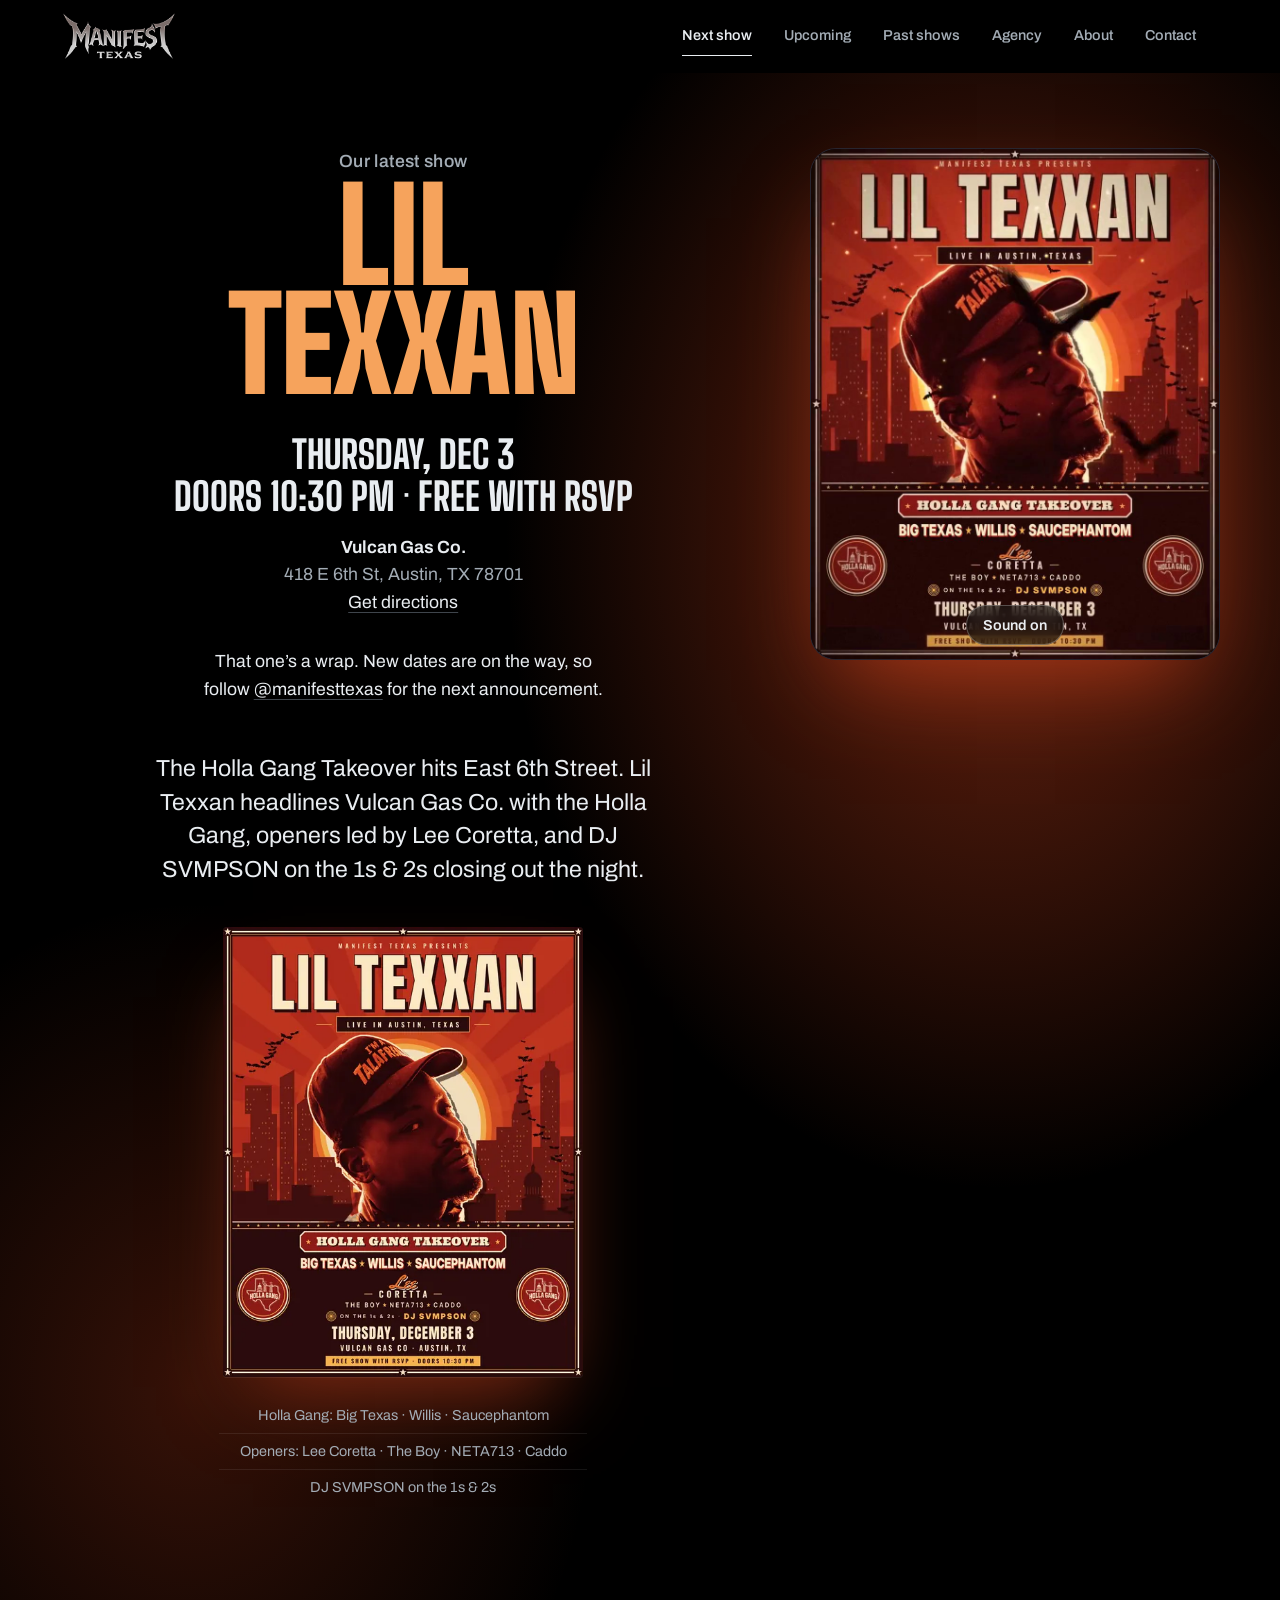
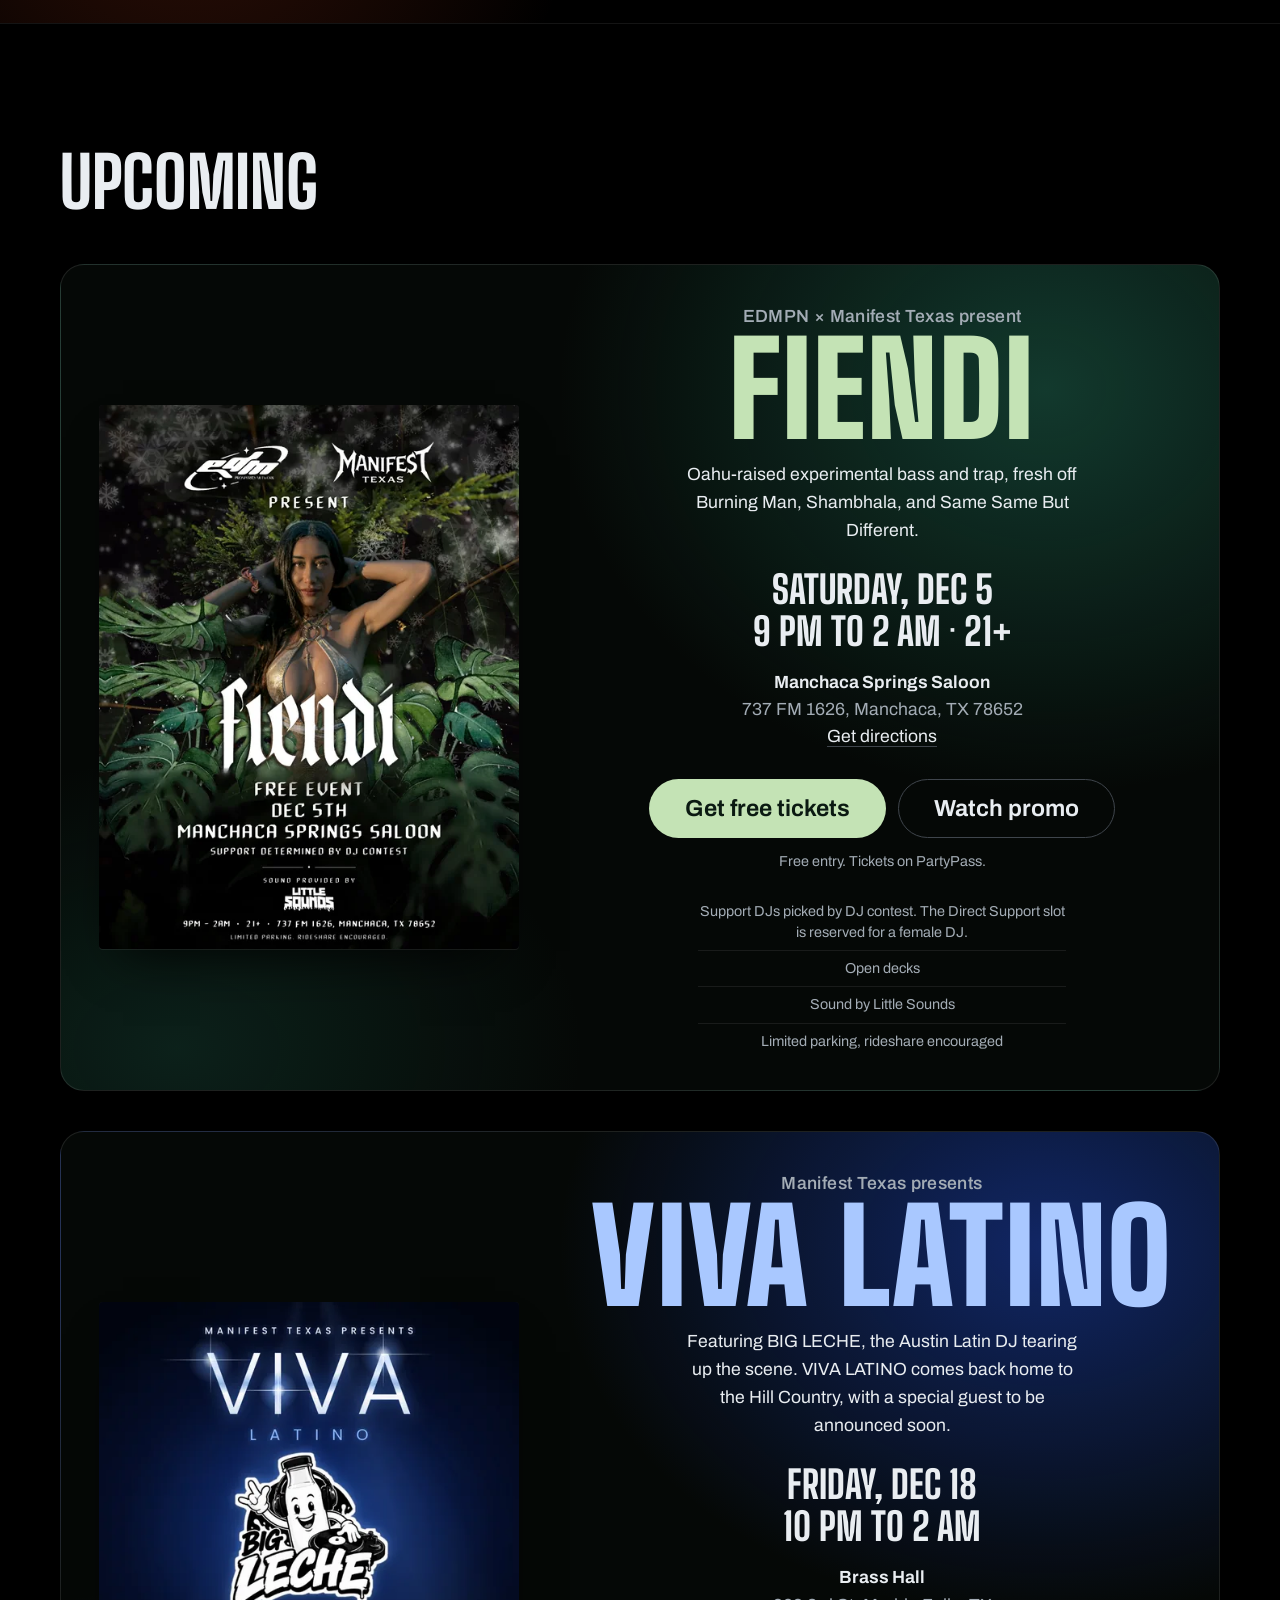
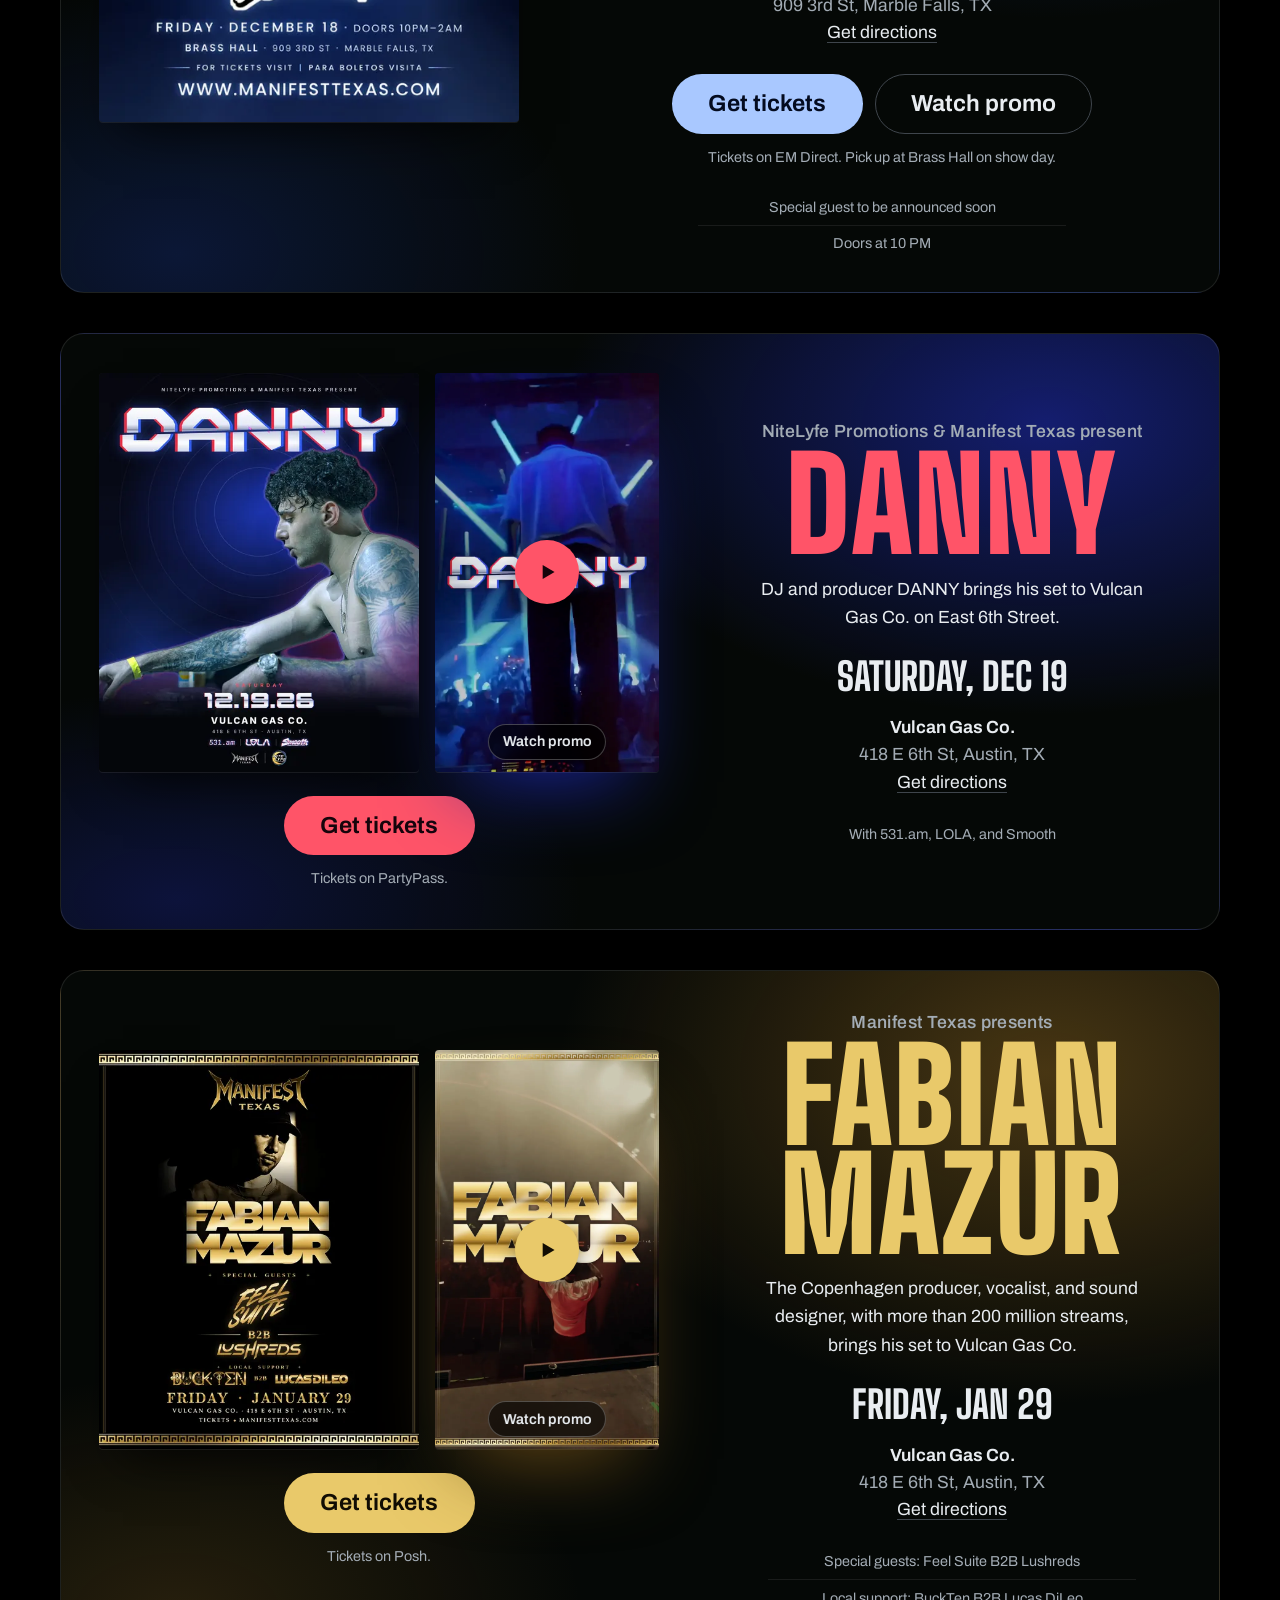
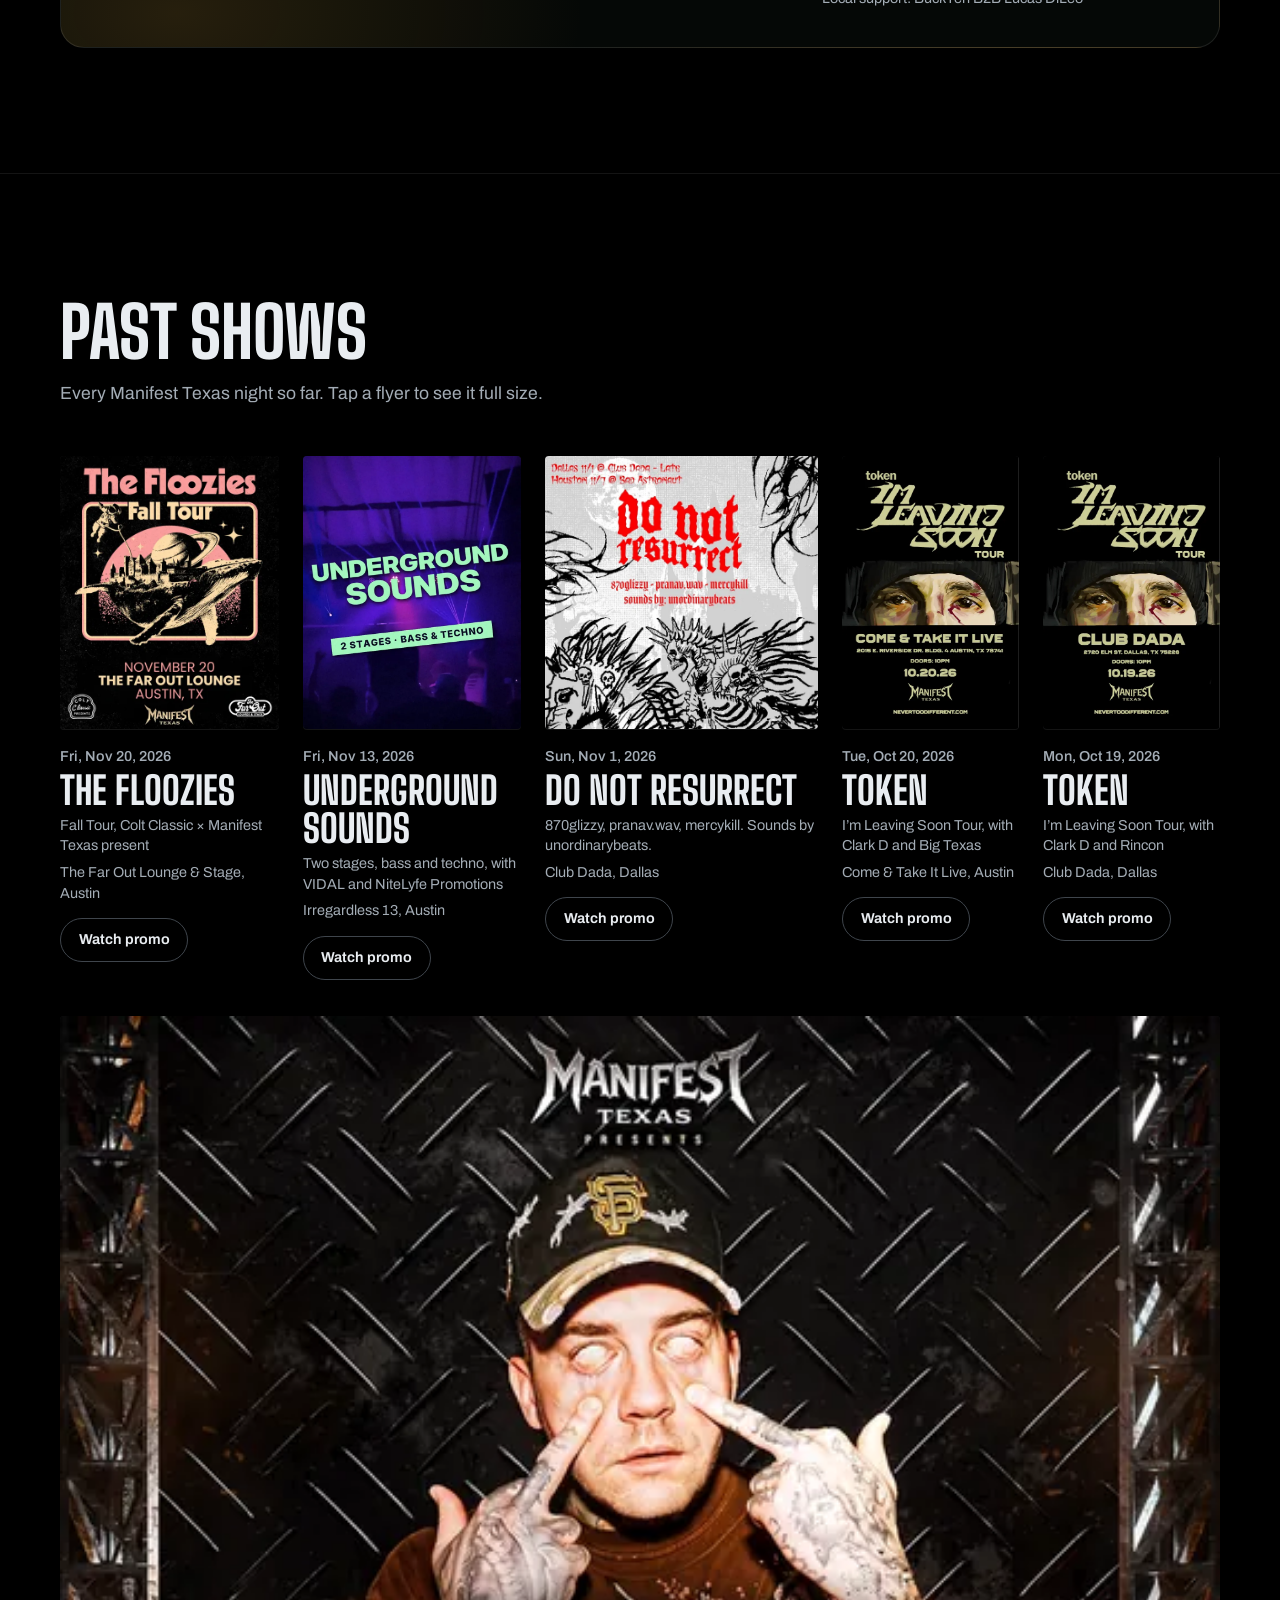
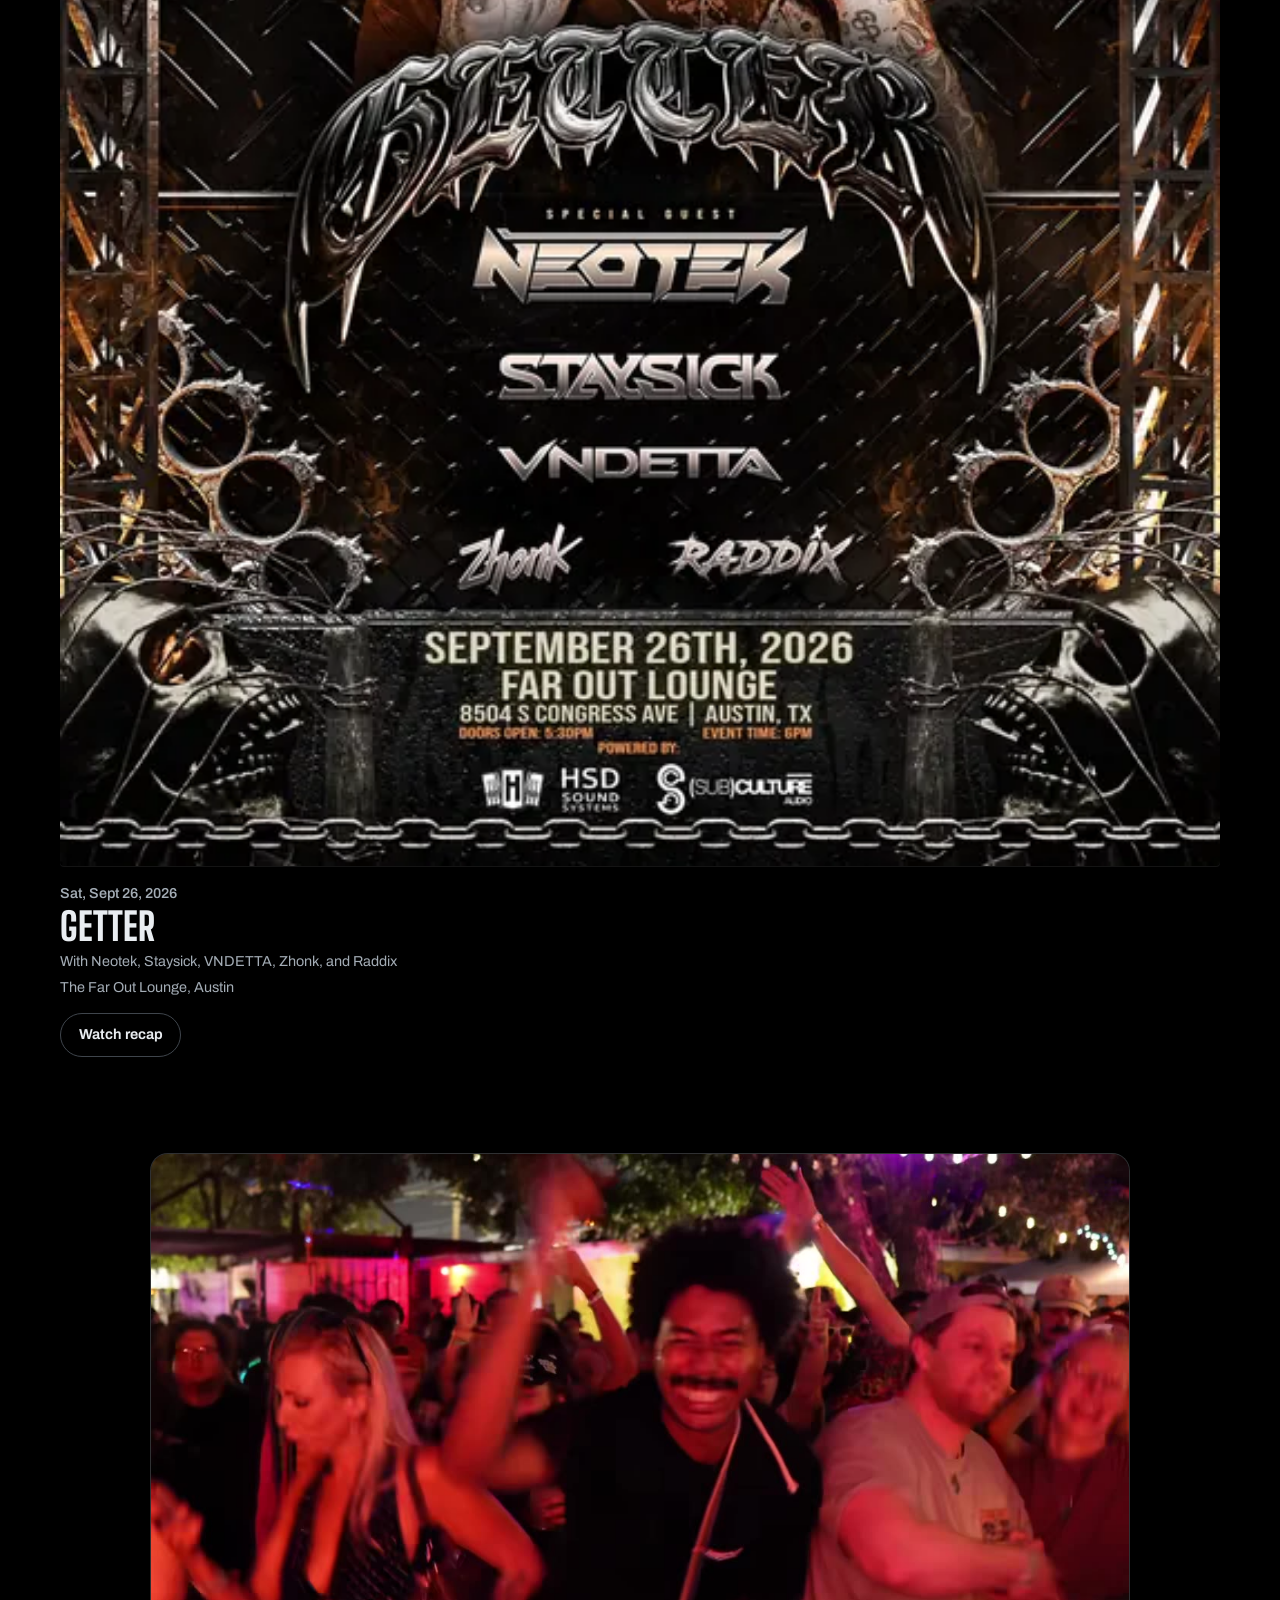
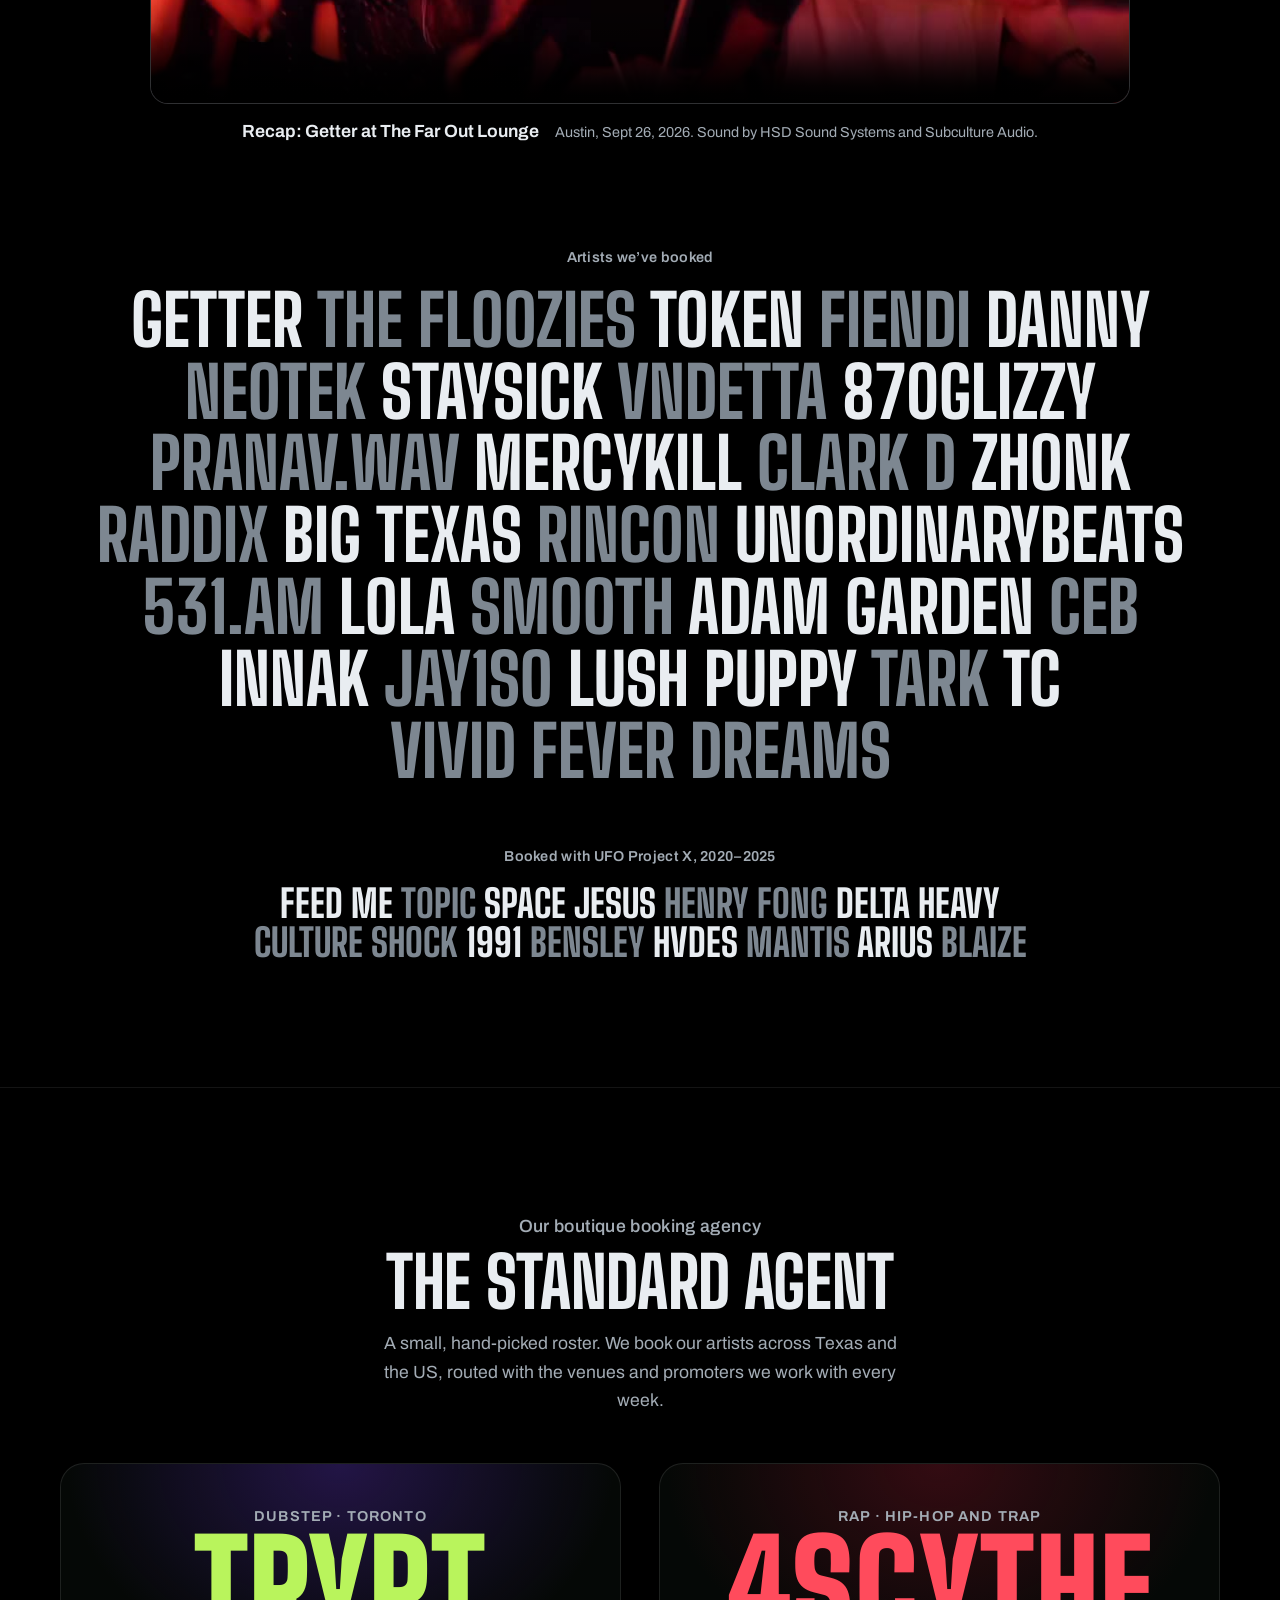
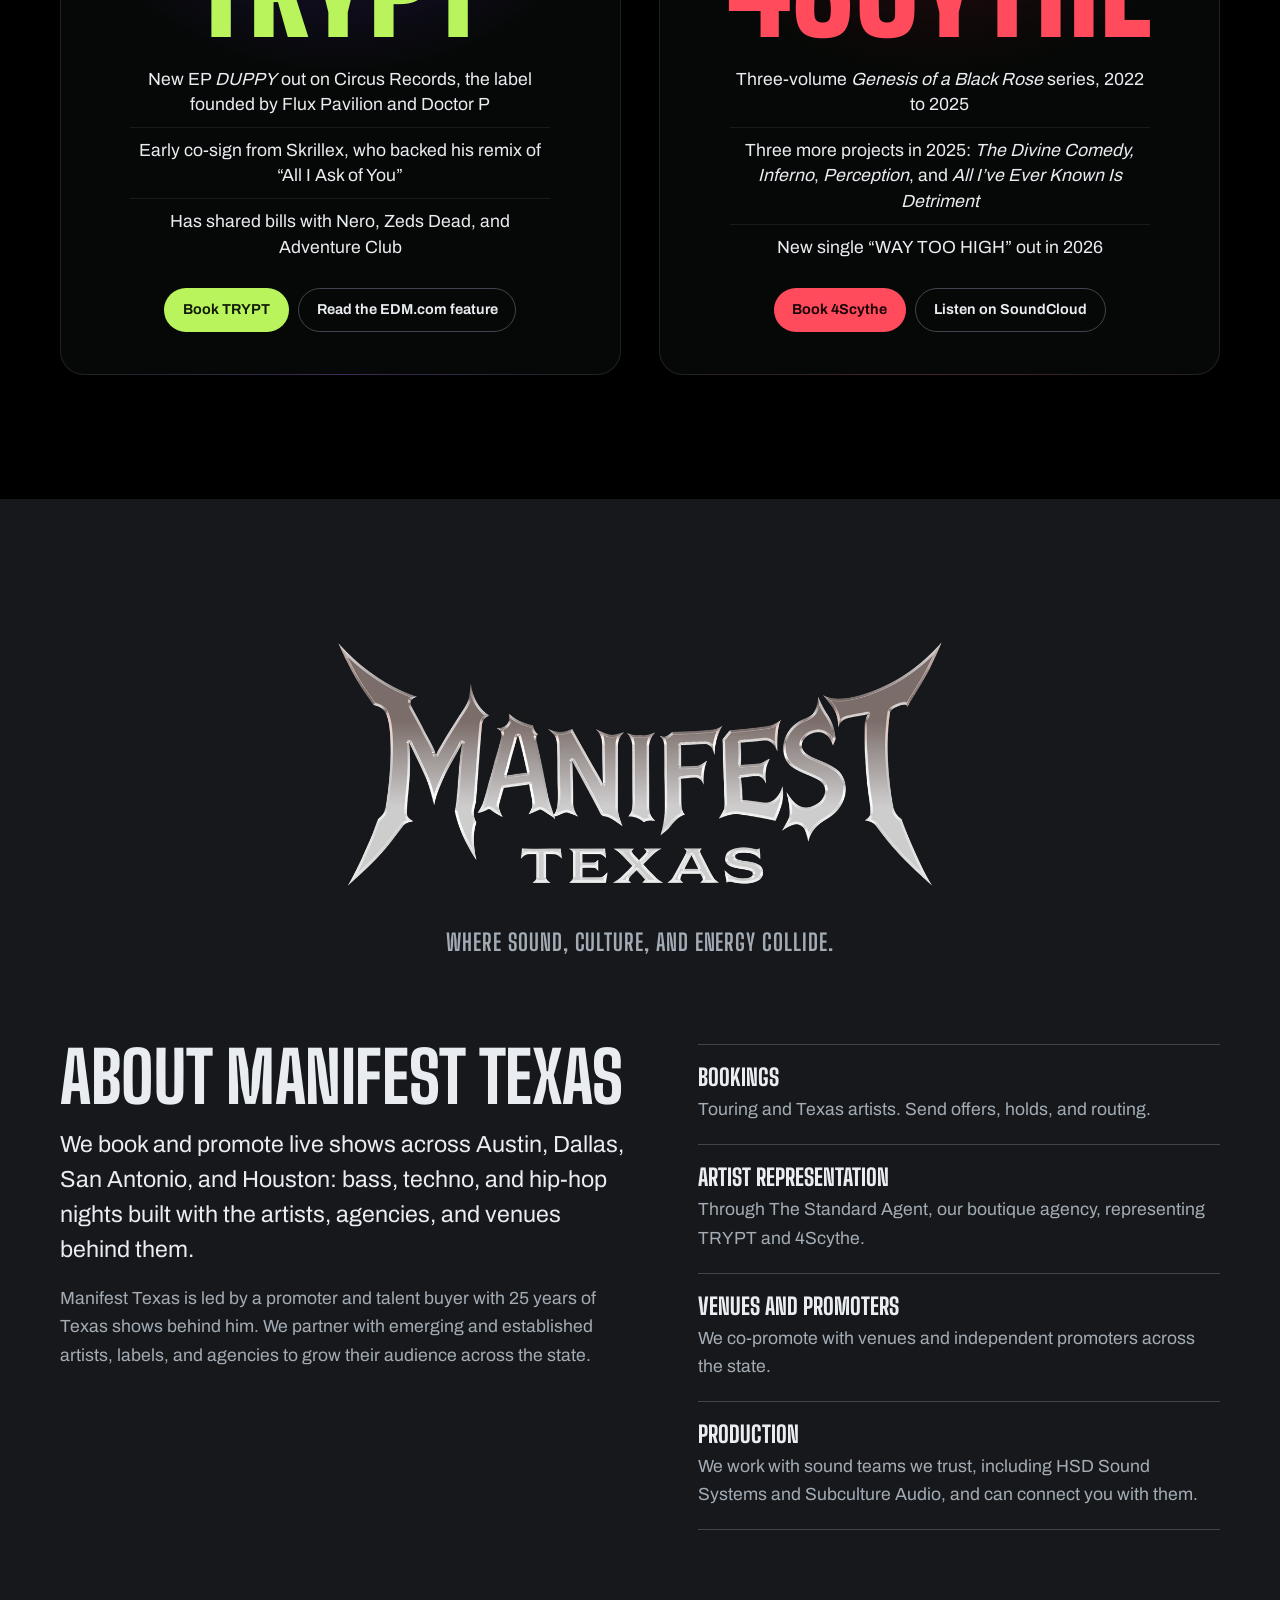
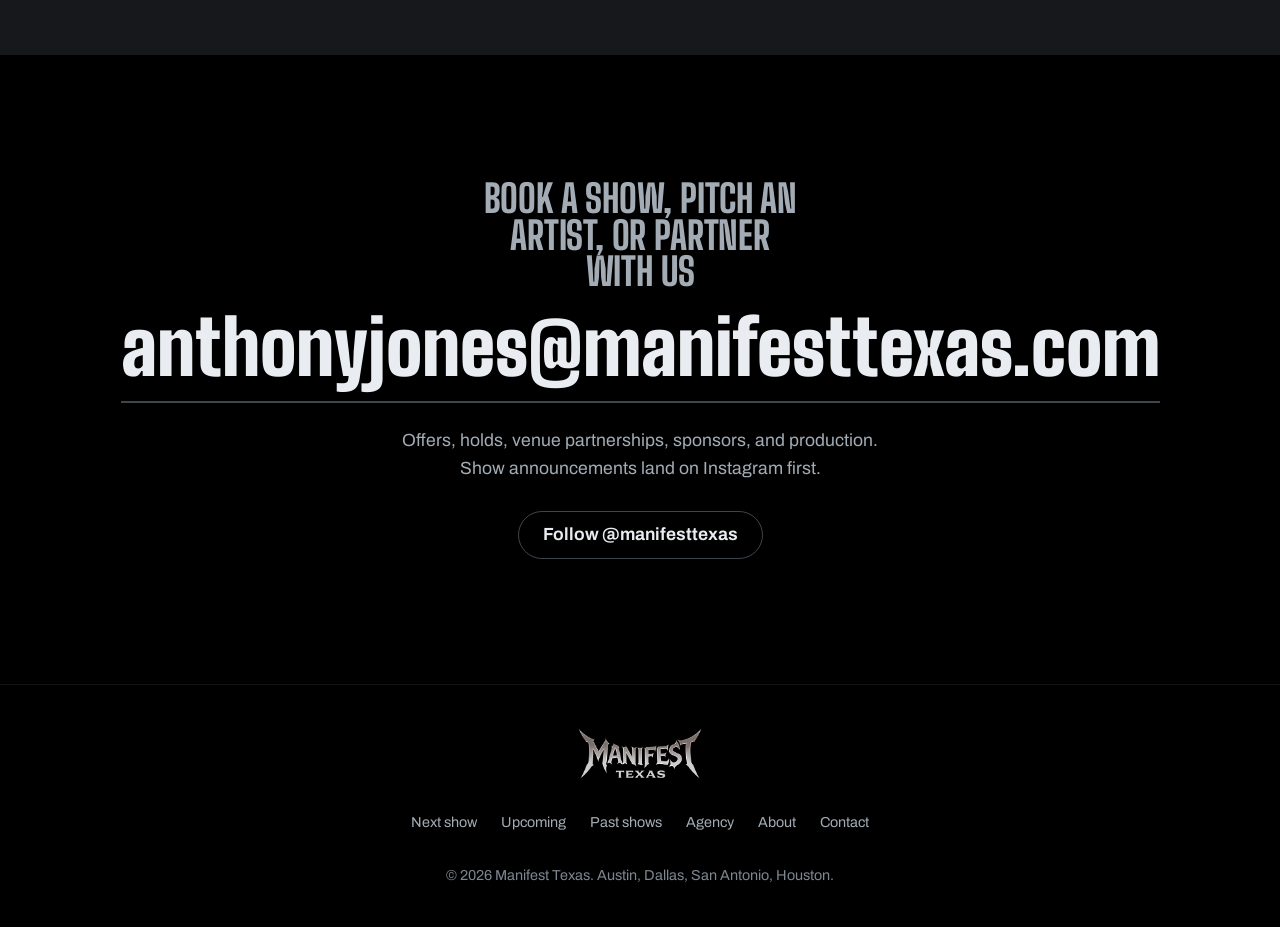
<file: index.html>
<!doctype html>
<html lang="en">
<head>
<meta charset="utf-8" />
<meta name="viewport" content="width=device-width, initial-scale=1, viewport-fit=cover" />

<title>Manifest Texas | Live shows in Austin, Dallas, San Antonio &amp; Houston</title>
<meta name="description" content="Manifest Texas books and promotes live shows across Texas. Next up: LIL TEXXAN’s Holla Gang Takeover, Thu Dec 3 at Vulcan Gas Co., Austin, free with RSVP. Then FIENDI on Dec 5 at Manchaca Springs Saloon, VIVA LATINO with BIG LECHE on Dec 18 in Marble Falls, DANNY on Dec 19 at Vulcan Gas Co., and FABIAN MAZUR on Jan 29 at Vulcan Gas Co." />
<link rel="canonical" href="https://manifesttexas.com/" />
<meta name="theme-color" content="#000000" />
<meta name="color-scheme" content="dark" />

<meta property="og:type" content="website" />
<meta property="og:site_name" content="Manifest Texas" />
<meta property="og:title" content="Manifest Texas | Live shows across Texas" />
<meta property="og:description" content="Next up: LIL TEXXAN’s Holla Gang Takeover, Thu Dec 3 at Vulcan Gas Co., Austin. Free with RSVP." />
<meta property="og:url" content="https://manifesttexas.com/" />
<meta property="og:image" content="https://manifesttexas.com/assets/img/og-manifest-texas.jpg" />
<meta property="og:image:width" content="1200" />
<meta property="og:image:height" content="630" />
<meta name="twitter:card" content="summary_large_image" />
<meta name="twitter:title" content="Manifest Texas | Live shows across Texas" />
<meta name="twitter:description" content="Next up: LIL TEXXAN, Thu Dec 3 at Vulcan Gas Co., Austin. Free with RSVP on Posh." />
<meta name="twitter:image" content="https://manifesttexas.com/assets/img/og-manifest-texas.jpg" />

<link rel="icon" href="assets/favicon.svg" type="image/svg+xml" />
<link rel="apple-touch-icon" href="assets/img/favicon-512.png" />

<!-- Fonts are self-hosted in assets/fonts (Big Shoulders Display + Archivo, SIL Open Font License). -->
<link rel="preload" href="assets/fonts/big-shoulders-display.woff" as="font" type="font/woff" crossorigin />
<link rel="preload" href="assets/fonts/archivo.woff" as="font" type="font/woff" crossorigin />
<!-- Bump the ?v= number whenever site.css or site.js changes (assets are cached for a year). -->
<link rel="stylesheet" href="assets/css/site.css?v=20261121a" />

<!-- ============================================================
     STRUCTURED DATA: organization + every show (next and past).
     Add a MusicEvent object for each new show.
     ============================================================ -->
<script type="application/ld+json">
{
  "@context": "https://schema.org",
  "@graph": [
    {
      "@type": "Organization",
      "@id": "https://manifesttexas.com/#org",
      "name": "Manifest Texas",
      "description": "Texas live-event promoter booking and promoting shows across Austin, Dallas, San Antonio, and Houston.",
      "areaServed": "Texas, United States",
      "url": "https://manifesttexas.com/",
      "logo": "https://manifesttexas.com/assets/img/logo-manifest-texas.png",
      "email": "anthonyjones@manifesttexas.com",
      "sameAs": ["https://www.instagram.com/manifesttexas"]
    },
    {
      "@type": "Organization",
      "@id": "https://manifesttexas.com/#agency",
      "name": "The Standard Agent",
      "description": "Boutique booking agency representing TRYPT and 4Scythe.",
      "url": "https://manifesttexas.com/#agency",
      "email": "anthonyjones@manifesttexas.com"
    },
    {
      "@type": "MusicEvent",
      "name": "Colt Classic × Manifest Texas present The Floozies: Fall Tour",
      "description": "Electro-funk brothers Matt and Mark Hill, Red Rocks headliners, bring their Fall Tour to The Far Out Lounge & Stage in Austin.",
      "startDate": "2026-11-20T19:00:00-06:00",
      "endDate": "2026-11-20T23:45:00-06:00",
      "eventStatus": "https://schema.org/EventScheduled",
      "eventAttendanceMode": "https://schema.org/OfflineEventAttendanceMode",
      "organizer": [
        { "@id": "https://manifesttexas.com/#org" },
        { "@type": "Organization", "name": "Colt Classic" }
      ],
      "performer": [
        { "@type": "MusicGroup", "name": "The Floozies" }
      ],
      "location": {
        "@type": "MusicVenue",
        "name": "The Far Out Lounge & Stage",
        "address": { "@type": "PostalAddress", "streetAddress": "8504 S Congress Ave", "addressLocality": "Austin", "addressRegion": "TX", "postalCode": "78745", "addressCountry": "US" }
      },
      "image": "https://manifesttexas.com/assets/img/flyer-floozies-farout.jpg",
      "offers": {
        "@type": "Offer",
        "url": "https://www.tickettailor.com/events/thefaroutloungestage/2354279",
        "availability": "https://schema.org/InStock"
      }
    },
    {
      "@type": "MusicEvent",
      "name": "Manifest Texas presents LIL TEXXAN: Holla Gang Takeover",
      "description": "Lil Texxan headlines the Holla Gang Takeover at Vulcan Gas Co. in Austin with the Holla Gang (Big Texas, Willis, Saucephantom). Openers Lee Coretta, The Boy, NETA713, and Caddo, with DJ SVMPSON on the 1s and 2s. Free with RSVP.",
      "startDate": "2026-12-03T22:30:00-06:00",
      "doorTime": "2026-12-03T22:30:00-06:00",
      "eventStatus": "https://schema.org/EventScheduled",
      "eventAttendanceMode": "https://schema.org/OfflineEventAttendanceMode",
      "isAccessibleForFree": true,
      "organizer": { "@id": "https://manifesttexas.com/#org" },
      "performer": [
        { "@type": "MusicGroup", "name": "Lil Texxan" },
        { "@type": "MusicGroup", "name": "Big Texas" },
        { "@type": "MusicGroup", "name": "Willis" },
        { "@type": "MusicGroup", "name": "Saucephantom" },
        { "@type": "MusicGroup", "name": "Lee Coretta" },
        { "@type": "MusicGroup", "name": "The Boy" },
        { "@type": "MusicGroup", "name": "NETA713" },
        { "@type": "MusicGroup", "name": "Caddo" },
        { "@type": "MusicGroup", "name": "DJ SVMPSON" }
      ],
      "location": {
        "@type": "MusicVenue",
        "name": "Vulcan Gas Co.",
        "address": { "@type": "PostalAddress", "streetAddress": "418 E 6th St", "addressLocality": "Austin", "addressRegion": "TX", "postalCode": "78701", "addressCountry": "US" }
      },
      "image": "https://manifesttexas.com/assets/img/flyer-lil-texxan-lineup.jpg",
      "offers": {
        "@type": "Offer",
        "price": "0",
        "priceCurrency": "USD",
        "url": "https://posh.vip/e/manifest-texas-presents-lil-texxan",
        "availability": "https://schema.org/InStock"
      }
    },
    {
      "@type": "MusicEvent",
      "name": "EDMPN × Manifest Texas present FIENDI",
      "description": "FIENDI live at Manchaca Springs Saloon. Free event. Support DJs chosen by DJ contest, open decks, sound by Little Sounds. 21+.",
      "startDate": "2026-12-05T21:00:00-06:00",
      "endDate": "2026-12-06T02:00:00-06:00",
      "eventStatus": "https://schema.org/EventScheduled",
      "eventAttendanceMode": "https://schema.org/OfflineEventAttendanceMode",
      "isAccessibleForFree": true,
      "typicalAgeRange": "21-",
      "organizer": [
        { "@id": "https://manifesttexas.com/#org" },
        { "@type": "Organization", "name": "EDMPN Prosperity Network" }
      ],
      "performer": [
        { "@type": "MusicGroup", "name": "FIENDI" }
      ],
      "location": {
        "@type": "MusicVenue",
        "name": "Manchaca Springs Saloon",
        "address": { "@type": "PostalAddress", "streetAddress": "737 FM 1626", "addressLocality": "Manchaca", "addressRegion": "TX", "postalCode": "78652", "addressCountry": "US" }
      },
      "image": "https://manifesttexas.com/assets/img/flyer-fiendi-manchaca.jpg",
      "offers": {
        "@type": "Offer",
        "price": "0",
        "priceCurrency": "USD",
        "url": "https://www.partypass.vip/events/60",
        "availability": "https://schema.org/InStock"
      }
    },
    {
      "@type": "MusicEvent",
      "name": "Manifest Texas presents VIVA LATINO featuring BIG LECHE",
      "description": "Latin night with Austin DJ BIG LECHE at Brass Hall in Marble Falls, plus a special guest to be announced.",
      "startDate": "2026-12-18T22:00:00-06:00",
      "endDate": "2026-12-19T02:00:00-06:00",
      "doorTime": "2026-12-18T22:00:00-06:00",
      "eventStatus": "https://schema.org/EventScheduled",
      "eventAttendanceMode": "https://schema.org/OfflineEventAttendanceMode",
      "organizer": { "@id": "https://manifesttexas.com/#org" },
      "performer": [
        { "@type": "MusicGroup", "name": "BIG LECHE" }
      ],
      "location": {
        "@type": "MusicVenue",
        "name": "Brass Hall",
        "address": { "@type": "PostalAddress", "streetAddress": "909 3rd St", "addressLocality": "Marble Falls", "addressRegion": "TX", "addressCountry": "US" }
      },
      "image": "https://manifesttexas.com/assets/img/flyer-viva-latino-brass-hall.jpg",
      "offers": {
        "@type": "Offer",
        "url": "https://em-direct.com/vivalatino.html",
        "availability": "https://schema.org/InStock"
      }
    },
    {
      "@type": "MusicEvent",
      "name": "NiteLyfe Promotions & Manifest Texas present DANNY",
      "description": "DANNY live at Vulcan Gas Co. in Austin, with 531.am, LOLA, and Smooth.",
      "startDate": "2026-12-19",
      "eventStatus": "https://schema.org/EventScheduled",
      "eventAttendanceMode": "https://schema.org/OfflineEventAttendanceMode",
      "organizer": [
        { "@id": "https://manifesttexas.com/#org" },
        { "@type": "Organization", "name": "NiteLyfe Promotions" }
      ],
      "performer": [
        { "@type": "MusicGroup", "name": "DANNY" },
        { "@type": "MusicGroup", "name": "531.am" },
        { "@type": "MusicGroup", "name": "LOLA" },
        { "@type": "MusicGroup", "name": "Smooth" }
      ],
      "location": {
        "@type": "MusicVenue",
        "name": "Vulcan Gas Co.",
        "address": { "@type": "PostalAddress", "streetAddress": "418 E 6th St", "addressLocality": "Austin", "addressRegion": "TX", "postalCode": "78701", "addressCountry": "US" }
      },
      "image": "https://manifesttexas.com/assets/img/flyer-danny-vulcan.jpg",
      "offers": {
        "@type": "Offer",
        "url": "https://www.partypass.vip/events/58",
        "availability": "https://schema.org/InStock"
      }
    },
    {
      "@type": "MusicEvent",
      "name": "Manifest Texas presents FABIAN MAZUR",
      "description": "Copenhagen producer Fabian Mazur live at Vulcan Gas Co. in Austin, with special guests Feel Suite B2B Lushreds and local support BuckTen B2B Lucas DiLeo.",
      "startDate": "2027-01-29",
      "eventStatus": "https://schema.org/EventScheduled",
      "eventAttendanceMode": "https://schema.org/OfflineEventAttendanceMode",
      "organizer": { "@id": "https://manifesttexas.com/#org" },
      "performer": [
        { "@type": "MusicGroup", "name": "Fabian Mazur" },
        { "@type": "MusicGroup", "name": "Feel Suite" },
        { "@type": "MusicGroup", "name": "Lushreds" },
        { "@type": "MusicGroup", "name": "BuckTen" },
        { "@type": "MusicGroup", "name": "Lucas DiLeo" }
      ],
      "location": {
        "@type": "MusicVenue",
        "name": "Vulcan Gas Co.",
        "address": { "@type": "PostalAddress", "streetAddress": "418 E 6th St", "addressLocality": "Austin", "addressRegion": "TX", "postalCode": "78701", "addressCountry": "US" }
      },
      "image": "https://manifesttexas.com/assets/img/flyer-fabian-mazur-lineup.jpg",
      "offers": {
        "@type": "Offer",
        "url": "https://posh.vip/e/fabian-mazur-1",
        "availability": "https://schema.org/InStock"
      }
    },
    {
      "@type": "MusicEvent",
      "name": "Underground Sounds",
      "description": "Two stages: bass (experimental bass, dubstep, drum & bass) and techno. Free with RSVP.",
      "startDate": "2026-11-13T22:00:00-06:00",
      "endDate": "2026-11-14T02:00:00-06:00",
      "eventStatus": "https://schema.org/EventScheduled",
      "eventAttendanceMode": "https://schema.org/OfflineEventAttendanceMode",
      "isAccessibleForFree": true,
      "organizer": [
        { "@id": "https://manifesttexas.com/#org" },
        { "@type": "Organization", "name": "VIDAL" },
        { "@type": "Organization", "name": "NiteLyfe Promotions" }
      ],
      "performer": [
        { "@type": "MusicGroup", "name": "Adam Garden" },
        { "@type": "MusicGroup", "name": "CEB" },
        { "@type": "MusicGroup", "name": "INNAK" },
        { "@type": "MusicGroup", "name": "Jay1so" },
        { "@type": "MusicGroup", "name": "lush puppy" },
        { "@type": "MusicGroup", "name": "TARK" },
        { "@type": "MusicGroup", "name": "TC" },
        { "@type": "MusicGroup", "name": "Vivid Fever Dreams" }
      ],
      "location": {
        "@type": "MusicVenue",
        "name": "Irregardless 13",
        "address": {
          "@type": "PostalAddress",
          "streetAddress": "4211 Todd Ln",
          "addressLocality": "Austin",
          "addressRegion": "TX",
          "addressCountry": "US"
        }
      },
      "image": "https://manifesttexas.com/assets/img/underground-sounds-promo-poster.jpg",
      "offers": {
        "@type": "Offer",
        "price": "0",
        "priceCurrency": "USD",
        "url": "https://posh.vip/e/no-boundaries-1?u=manifesttexas&_t=mvzlo5fj&os=ios&src=event_page",
        "availability": "https://schema.org/InStock"
      }
    },
    {
      "@type": "MusicEvent",
      "name": "Do Not Resurrect",
      "startDate": "2026-11-01T18:00:00-06:00",
      "eventStatus": "https://schema.org/EventScheduled",
      "eventAttendanceMode": "https://schema.org/OfflineEventAttendanceMode",
      "organizer": { "@id": "https://manifesttexas.com/#org" },
      "performer": [
        { "@type": "MusicGroup", "name": "870glizzy" },
        { "@type": "MusicGroup", "name": "pranav.wav" },
        { "@type": "MusicGroup", "name": "mercykill" },
        { "@type": "MusicGroup", "name": "unordinarybeats" }
      ],
      "location": {
        "@type": "MusicVenue",
        "name": "Club Dada",
        "address": { "@type": "PostalAddress", "streetAddress": "2720 Elm St", "addressLocality": "Dallas", "addressRegion": "TX", "postalCode": "75226", "addressCountry": "US" }
      },
      "image": "https://manifesttexas.com/assets/img/flyer-dnr.jpg"
    },
    {
      "@type": "MusicEvent",
      "name": "Token: I'm Leaving Soon Tour (Austin)",
      "startDate": "2026-10-20T22:00:00-05:00",
      "eventStatus": "https://schema.org/EventScheduled",
      "eventAttendanceMode": "https://schema.org/OfflineEventAttendanceMode",
      "organizer": { "@id": "https://manifesttexas.com/#org" },
      "performer": [
        { "@type": "MusicGroup", "name": "Token" },
        { "@type": "MusicGroup", "name": "Clark D" },
        { "@type": "MusicGroup", "name": "Big Texas" }
      ],
      "location": {
        "@type": "MusicVenue",
        "name": "Come & Take It Live",
        "address": { "@type": "PostalAddress", "streetAddress": "2015 E Riverside Dr, Bldg. 4", "addressLocality": "Austin", "addressRegion": "TX", "postalCode": "78741", "addressCountry": "US" }
      },
      "image": "https://manifesttexas.com/assets/img/flyer-token-austin.jpg"
    },
    {
      "@type": "MusicEvent",
      "name": "Token: I'm Leaving Soon Tour (Dallas)",
      "startDate": "2026-10-19T22:00:00-05:00",
      "eventStatus": "https://schema.org/EventScheduled",
      "eventAttendanceMode": "https://schema.org/OfflineEventAttendanceMode",
      "organizer": { "@id": "https://manifesttexas.com/#org" },
      "performer": [
        { "@type": "MusicGroup", "name": "Token" },
        { "@type": "MusicGroup", "name": "Clark D" },
        { "@type": "MusicGroup", "name": "Rincon" }
      ],
      "location": {
        "@type": "MusicVenue",
        "name": "Club Dada",
        "address": { "@type": "PostalAddress", "streetAddress": "2720 Elm St", "addressLocality": "Dallas", "addressRegion": "TX", "postalCode": "75226", "addressCountry": "US" }
      },
      "image": "https://manifesttexas.com/assets/img/flyer-token-dallas.jpg"
    },
    {
      "@type": "MusicEvent",
      "name": "Manifest Texas presents Getter",
      "startDate": "2026-09-26T18:00:00-05:00",
      "doorTime": "2026-09-26T17:30:00-05:00",
      "eventStatus": "https://schema.org/EventScheduled",
      "eventAttendanceMode": "https://schema.org/OfflineEventAttendanceMode",
      "organizer": { "@id": "https://manifesttexas.com/#org" },
      "performer": [
        { "@type": "MusicGroup", "name": "Getter" },
        { "@type": "MusicGroup", "name": "Neotek" },
        { "@type": "MusicGroup", "name": "Staysick" },
        { "@type": "MusicGroup", "name": "VNDETTA" },
        { "@type": "MusicGroup", "name": "Zhonk" },
        { "@type": "MusicGroup", "name": "Raddix" }
      ],
      "location": {
        "@type": "MusicVenue",
        "name": "The Far Out Lounge",
        "address": { "@type": "PostalAddress", "streetAddress": "8504 S Congress Ave", "addressLocality": "Austin", "addressRegion": "TX", "addressCountry": "US" }
      },
      "image": "https://manifesttexas.com/assets/img/flyer-getter-austin.jpg"
    }
  ]
}
</script>
</head>

<body>
<a class="skip-link" href="#next">Skip to the next show</a>

<!-- ============================================================
     HEADER
     The RSVP button points at the next show. Update its href with the hero's.
     ============================================================ -->
<header class="site-header" data-header>
  <div class="shell header-row">
    <a class="brand" href="#top" aria-label="Manifest Texas, back to top">
      <img src="assets/img/logo-manifest-texas-sm.png" width="400" height="175" alt="Manifest Texas" />
    </a>

    <nav class="nav" aria-label="Primary">
      <a href="#next">Next show</a>
      <a href="#upcoming">Upcoming</a>
      <a href="#past">Past shows</a>
      <a href="#agency">Agency</a>
      <a href="#about">About</a>
      <a href="#contact">Contact</a>
    </nav>

    <div class="header-actions">
      <a class="btn btn-show btn-sm" data-rsvp
         href="https://posh.vip/e/manifest-texas-presents-lil-texxan"
         target="_blank" rel="noopener">Get tickets</a>
      <button class="menu-btn" type="button" data-menu-toggle aria-expanded="false" aria-controls="menu" aria-label="Open menu">
        <span aria-hidden="true"></span><span aria-hidden="true"></span>
      </button>
    </div>
  </div>

  <nav class="menu" id="menu" aria-label="Menu" hidden>
    <a href="#next">Next show</a>
    <a href="#upcoming">Upcoming</a>
    <a href="#past">Past shows</a>
    <a href="#agency">Agency</a>
    <a href="#about">About</a>
    <a href="#contact">Contact</a>
  </nav>
</header>

<main id="top">

  <!-- ============================================================
       NEXT SHOW
       To swap in a new show: change the text, the reel/poster files, the
       RSVP/ticket link (here AND in the header), and data-ends (the moment
       the show is over). After data-ends passes, the RSVP buttons hide on
       their own and this section says the show has wrapped.
       --show-accent / --show-glow on the section set this show's colors.
       ============================================================ -->
  <section class="next" id="next" aria-labelledby="next-title"
           data-ends="2026-12-04T02:00:00-06:00"
           style="--show-accent:#f6a35c; --show-ink:#1c0904; --show-glow:#c2401c;">
    <div class="shell next-grid">

      <div class="next-head">
        <p class="next-kicker" data-next-kicker>Manifest Texas presents</p>
        <h1 id="next-title" class="next-title">Lil<br />Texxan</h1>

        <dl class="next-facts">
          <div>
            <dt class="sr-only">Date</dt>
            <dd class="fact-big">Thursday, Dec 3</dd>
          </div>
          <div>
            <dt class="sr-only">Doors and entry</dt>
            <dd class="fact-big">Doors 10:30 PM · Free with RSVP</dd>
          </div>
          <div class="fact-venue">
            <dt class="sr-only">Venue</dt>
            <dd>
              <strong>Vulcan Gas Co.</strong><br />
              418 E 6th St, Austin, TX 78701<br />
              <a class="text-link" href="https://www.google.com/maps/search/?api=1&amp;query=Vulcan+Gas+Company+418+E+6th+St+Austin+TX" target="_blank" rel="noopener">Get directions</a>
            </dd>
          </div>
        </dl>

        <div class="next-cta">
          <a class="btn btn-show btn-lg" data-rsvp
             href="https://posh.vip/e/manifest-texas-presents-lil-texxan"
             target="_blank" rel="noopener">Get free tickets</a>
          <p class="next-note" data-rsvp>Free with RSVP. Tickets on Posh.</p>
          <p class="next-wrapped" data-wrapped hidden>That one’s a wrap. New dates are on the way, so follow <a class="text-link" href="https://www.instagram.com/manifesttexas" target="_blank" rel="noopener">@manifesttexas</a> for the next announcement.</p>
        </div>
      </div>

      <!-- Motion flyer is 4:5, so the frame uses the is-45 shape instead of 9:16. -->
      <figure class="next-reel">
        <div class="reel-frame is-45">
          <video class="reel-video" data-hero-reel muted loop playsinline autoplay preload="metadata"
                 poster="assets/img/lil-texxan-holla-gang-promo-poster.jpg"
                 aria-label="LIL TEXXAN Holla Gang Takeover motion flyer">
            <source src="assets/video/lil-texxan-holla-gang-promo-v2.mp4" type="video/mp4" />
          </video>
          <button class="reel-sound" type="button" data-sound-toggle aria-pressed="false">Sound on</button>
          <button class="reel-play" type="button" data-reel-play hidden aria-label="Play the LIL TEXXAN motion flyer">
            <svg viewBox="0 0 24 24" width="28" height="28" aria-hidden="true"><path d="M8 5.5v13l11-6.5z" fill="currentColor"/></svg>
          </button>
        </div>
      </figure>

      <div class="next-more">
        <p class="next-blurb">The Holla Gang Takeover hits East 6th Street. Lil Texxan headlines Vulcan Gas Co. with the Holla Gang, openers led by Lee Coretta, and DJ SVMPSON on the 1s &amp; 2s closing out the night.</p>

        <button class="flyer-btn next-flyer" type="button" style="--ar:0.8"
                data-flyer="assets/img/flyer-lil-texxan-lineup.jpg" data-flyer-w="1080" data-flyer-h="1350"
                aria-label="View the LIL TEXXAN flyer full size">
          <picture>
            <source type="image/webp" srcset="assets/img/flyer-lil-texxan-lineup-thumb.webp 520w, assets/img/flyer-lil-texxan-lineup.webp 1080w" sizes="(min-width: 820px) 360px, 78vw" />
            <img src="assets/img/flyer-lil-texxan-lineup-thumb.jpg" width="520" height="650" loading="lazy"
                 alt="Manifest Texas presents LIL TEXXAN, live in Austin, Texas. Holla Gang Takeover with Big Texas, Willis, and Saucephantom. Lee Coretta, with openers The Boy, NETA713, and Caddo, and DJ SVMPSON on the 1s and 2s. Thursday, December 3, Vulcan Gas Co, Austin, TX. Free show with RSVP, doors 10:30 PM." />
          </picture>
        </button>

        <ul class="up-details">
          <li>Holla Gang: Big Texas · Willis · Saucephantom</li>
          <li>Openers: Lee Coretta · The Boy · NETA713 · Caddo</li>
          <li>DJ SVMPSON on the 1s &amp; 2s</li>
        </ul>
      </div>

    </div>
  </section>

  <!-- ============================================================
       UPCOMING: shows after the next one, soonest first.
       To add a show: copy one <article class="up-card"> block.
       data-show-ends on each card is the moment that show is over; after it
       passes, that card's ticket button hides and it says the show wrapped.
       --show-accent / --show-glow on the card set its colors.
       ============================================================ -->
  <section class="upcoming" id="upcoming" aria-labelledby="upcoming-title">
    <div class="shell">
      <header class="section-head">
        <h2 id="upcoming-title" class="section-title">Upcoming</h2>
      </header>

      <!-- FIENDI: Manchaca Springs Saloon -->
      <article class="up-card" data-show-ends="2026-12-06T02:00:00-06:00"
               style="--show-accent:#c4e3b5; --show-ink:#0b1a12; --show-glow:#1f6b55;">
        <button class="flyer-btn up-flyer" type="button" style="--ar:0.7725"
                data-flyer="assets/img/flyer-fiendi-manchaca.jpg" data-flyer-w="1100" data-flyer-h="1424"
                aria-label="View the FIENDI flyer full size">
          <picture>
            <source type="image/webp" srcset="assets/img/flyer-fiendi-manchaca-thumb.webp 520w, assets/img/flyer-fiendi-manchaca.webp 1100w" sizes="(min-width: 820px) 420px, 88vw" />
            <img src="assets/img/flyer-fiendi-manchaca-thumb.jpg" width="520" height="673" loading="lazy"
                 alt="EDMPN and Manifest Texas present FIENDI. Free event, Dec 5th, Manchaca Springs Saloon. Support determined by DJ contest. Sound provided by Little Sounds. 9 PM to 2 AM, 21+, 737 FM 1626, Manchaca, TX 78652. Limited parking, rideshare encouraged." />
          </picture>
        </button>

        <div class="up-info">
          <p class="up-kicker">EDMPN × Manifest Texas present</p>
          <h3 class="up-title">FIENDI</h3>
          <p class="up-blurb">Oahu-raised experimental bass and trap, fresh off Burning Man, Shambhala, and Same Same But Different.</p>

          <dl class="up-facts">
            <div>
              <dt class="sr-only">Date</dt>
              <dd class="fact-big">Saturday, Dec 5</dd>
            </div>
            <div>
              <dt class="sr-only">Time and age</dt>
              <dd class="fact-big">9 PM to 2 AM · 21+</dd>
            </div>
            <div class="fact-venue">
              <dt class="sr-only">Venue</dt>
              <dd>
                <strong>Manchaca Springs Saloon</strong><br />
                737 FM 1626, Manchaca, TX 78652<br />
                <a class="text-link" href="https://www.google.com/maps/search/?api=1&amp;query=Manchaca+Springs+Saloon+737+FM+1626+Manchaca+TX+78652" target="_blank" rel="noopener">Get directions</a>
              </dd>
            </div>
          </dl>

          <div class="up-cta">
            <a class="btn btn-show btn-lg" data-ticket href="https://www.partypass.vip/events/60" target="_blank" rel="noopener">Get free tickets</a>
            <button class="btn btn-ghost btn-lg" type="button"
                    data-video="assets/video/fiendi-manchaca-promo.mp4" data-poster="assets/img/fiendi-manchaca-promo-poster.jpg" data-shape="tall"
                    data-title="FIENDI promo">Watch promo</button>
          </div>
          <p class="up-note" data-ticket>Free entry. Tickets on PartyPass.</p>
          <p class="up-wrapped" data-show-wrapped hidden>That one’s a wrap. Thanks to everyone who came out.</p>

          <ul class="up-details">
            <li>Support DJs picked by DJ contest. The Direct Support slot is reserved for a female DJ.</li>
            <li>Open decks</li>
            <li>Sound by Little Sounds</li>
            <li>Limited parking, rideshare encouraged</li>
          </ul>
        </div>
      </article>

      <!-- VIVA LATINO with BIG LECHE: Brass Hall, Marble Falls
           The flyer is the motion flyer's last frame; Watch promo plays the full motion flyer. -->
      <article class="up-card" data-show-ends="2026-12-19T02:00:00-06:00"
               style="--show-accent:#a9c8ff; --show-ink:#040b1f; --show-glow:#1d45c4;">
        <button class="flyer-btn up-flyer" type="button" style="--ar:1"
                data-flyer="assets/img/flyer-viva-latino-brass-hall.jpg" data-flyer-w="1080" data-flyer-h="1080"
                aria-label="View the VIVA LATINO flyer full size">
          <picture>
            <source type="image/webp" srcset="assets/img/flyer-viva-latino-brass-hall-thumb.webp 520w, assets/img/flyer-viva-latino-brass-hall.webp 1080w" sizes="(min-width: 820px) 420px, 88vw" />
            <img src="assets/img/flyer-viva-latino-brass-hall-thumb.jpg" width="520" height="520" loading="lazy"
                 alt="Manifest Texas presents VIVA LATINO featuring BIG LECHE. Friday, December 18, doors 10 PM to 2 AM. Brass Hall, 909 3rd St, Marble Falls, TX. For tickets visit, para boletos visita, manifesttexas.com." />
          </picture>
        </button>

        <div class="up-info">
          <p class="up-kicker">Manifest Texas presents</p>
          <h3 class="up-title">VIVA LATINO</h3>
          <p class="up-blurb">Featuring BIG LECHE, the Austin Latin DJ tearing up the scene. VIVA LATINO comes back home to the Hill Country, with a special guest to be announced soon.</p>

          <dl class="up-facts">
            <div>
              <dt class="sr-only">Date</dt>
              <dd class="fact-big">Friday, Dec 18</dd>
            </div>
            <div>
              <dt class="sr-only">Time</dt>
              <dd class="fact-big">10 PM to 2 AM</dd>
            </div>
            <div class="fact-venue">
              <dt class="sr-only">Venue</dt>
              <dd>
                <strong>Brass Hall</strong><br />
                909 3rd St, Marble Falls, TX<br />
                <a class="text-link" href="https://www.google.com/maps/search/?api=1&amp;query=Brass+Hall+909+3rd+St+Marble+Falls+TX" target="_blank" rel="noopener">Get directions</a>
              </dd>
            </div>
          </dl>

          <div class="up-cta">
            <a class="btn btn-show btn-lg" data-ticket href="https://em-direct.com/vivalatino.html" target="_blank" rel="noopener">Get tickets</a>
            <button class="btn btn-ghost btn-lg" type="button"
                    data-video="assets/video/viva-latino-brass-hall-promo.mp4" data-poster="assets/img/flyer-viva-latino-brass-hall.jpg" data-shape="square"
                    data-title="VIVA LATINO promo">Watch promo</button>
          </div>
          <p class="up-note" data-ticket>Tickets on EM Direct. Pick up at Brass Hall on show day.</p>
          <p class="up-wrapped" data-show-wrapped hidden>That one’s a wrap. Gracias to everyone who came out.</p>

          <ul class="up-details">
            <li>Special guest to be announced soon</li>
            <li>Doors at 10 PM</li>
          </ul>
        </div>
      </article>

      <!-- DANNY: Vulcan Gas Co.
           This card puts the flyer and promo side by side with the ticket button under them. -->
      <article class="up-card up-card-pair" data-show-ends="2026-12-20T02:00:00-06:00"
               style="--show-accent:#ff5468; --show-ink:#16040b; --show-glow:#2333d8;">
        <div class="up-media">
          <div class="up-pair">
            <button class="flyer-btn up-flyer" type="button" style="--ar:0.8"
                    data-flyer="assets/img/flyer-danny-vulcan.jpg" data-flyer-w="1100" data-flyer-h="1375"
                    aria-label="View the DANNY flyer full size">
              <picture>
                <source type="image/webp" srcset="assets/img/flyer-danny-vulcan-thumb.webp 520w, assets/img/flyer-danny-vulcan.webp 1100w" sizes="(min-width: 820px) 330px, 58vw" />
                <img src="assets/img/flyer-danny-vulcan-thumb.jpg" width="520" height="650" loading="lazy"
                     alt="NiteLyfe Promotions and Manifest Texas present DANNY. Saturday, 12.19.26, Vulcan Gas Co., 418 E 6th St, Austin, TX. With 531.am, LOLA, and Smooth." />
              </picture>
            </button>
            <button class="promo-tile" type="button" style="--ar:0.5625"
                    data-video="assets/video/danny-vulcan-promo.mp4" data-poster="assets/img/danny-vulcan-promo-poster.jpg" data-shape="tall"
                    data-title="DANNY promo" aria-label="Play the DANNY promo video">
              <picture>
                <source type="image/webp" srcset="assets/img/danny-vulcan-promo-poster.webp" />
                <img src="assets/img/danny-vulcan-promo-poster.jpg" width="720" height="1280" loading="lazy" alt="" />
              </picture>
              <span class="promo-play" aria-hidden="true">
                <svg viewBox="0 0 24 24" width="26" height="26"><path d="M8 5.5v13l11-6.5z" fill="currentColor"/></svg>
              </span>
              <span class="promo-label" aria-hidden="true">Watch promo</span>
            </button>
          </div>

          <div class="up-cta">
            <a class="btn btn-show btn-lg" data-ticket href="https://www.partypass.vip/events/58" target="_blank" rel="noopener">Get tickets</a>
          </div>
          <p class="up-note" data-ticket>Tickets on PartyPass.</p>
          <p class="up-wrapped" data-show-wrapped hidden>That one’s a wrap. Thanks to everyone who came out.</p>
        </div>

        <div class="up-info">
          <p class="up-kicker">NiteLyfe Promotions &amp; Manifest Texas present</p>
          <h3 class="up-title">DANNY</h3>
          <p class="up-blurb">DJ and producer DANNY brings his set to Vulcan Gas Co. on East 6th Street.</p>

          <dl class="up-facts">
            <div>
              <dt class="sr-only">Date</dt>
              <dd class="fact-big">Saturday, Dec 19</dd>
            </div>
            <div class="fact-venue">
              <dt class="sr-only">Venue</dt>
              <dd>
                <strong>Vulcan Gas Co.</strong><br />
                418 E 6th St, Austin, TX<br />
                <a class="text-link" href="https://www.google.com/maps/search/?api=1&amp;query=Vulcan+Gas+Company+418+E+6th+St+Austin+TX" target="_blank" rel="noopener">Get directions</a>
              </dd>
            </div>
          </dl>

          <ul class="up-details">
            <li>With 531.am, LOLA, and Smooth</li>
          </ul>
        </div>
      </article>

      <!-- FABIAN MAZUR: Vulcan Gas Co.
           Flyer and promo side by side with the ticket button under them. -->
      <article class="up-card up-card-pair" data-show-ends="2027-01-30T02:00:00-06:00"
               style="--show-accent:#e9c96a; --show-ink:#110c03; --show-glow:#8a6420;">
        <div class="up-media">
          <div class="up-pair">
            <button class="flyer-btn up-flyer" type="button" style="--ar:0.8"
                    data-flyer="assets/img/flyer-fabian-mazur-lineup.jpg" data-flyer-w="1080" data-flyer-h="1350"
                    aria-label="View the FABIAN MAZUR flyer full size">
              <picture>
                <source type="image/webp" srcset="assets/img/flyer-fabian-mazur-lineup-thumb.webp 520w, assets/img/flyer-fabian-mazur-lineup.webp 1080w" sizes="(min-width: 820px) 330px, 58vw" />
                <img src="assets/img/flyer-fabian-mazur-lineup-thumb.jpg" width="520" height="650" loading="lazy"
                     alt="Manifest Texas presents FABIAN MAZUR. Special guests Feel Suite B2B Lushreds. Local support BuckTen B2B Lucas DiLeo. Friday, January 29, Vulcan Gas Co., 418 E 6th St, Austin, TX. Tickets at manifesttexas.com." />
              </picture>
            </button>
            <button class="promo-tile" type="button" style="--ar:0.5625"
                    data-video="assets/video/fabian-mazur-vulcan-promo.mp4" data-poster="assets/img/fabian-mazur-vulcan-promo-poster.jpg" data-shape="tall"
                    data-title="FABIAN MAZUR promo" aria-label="Play the FABIAN MAZUR promo video">
              <picture>
                <source type="image/webp" srcset="assets/img/fabian-mazur-vulcan-promo-poster.webp" />
                <img src="assets/img/fabian-mazur-vulcan-promo-poster.jpg" width="720" height="1280" loading="lazy" alt="" />
              </picture>
              <span class="promo-play" aria-hidden="true">
                <svg viewBox="0 0 24 24" width="26" height="26"><path d="M8 5.5v13l11-6.5z" fill="currentColor"/></svg>
              </span>
              <span class="promo-label" aria-hidden="true">Watch promo</span>
            </button>
          </div>

          <div class="up-cta">
            <a class="btn btn-show btn-lg" data-ticket href="https://posh.vip/e/fabian-mazur-1" target="_blank" rel="noopener">Get tickets</a>
          </div>
          <p class="up-note" data-ticket>Tickets on Posh.</p>
          <p class="up-wrapped" data-show-wrapped hidden>That one’s a wrap. Thanks to everyone who came out.</p>
        </div>

        <div class="up-info">
          <p class="up-kicker">Manifest Texas presents</p>
          <h3 class="up-title">FABIAN MAZUR</h3>
          <p class="up-blurb">The Copenhagen producer, vocalist, and sound designer, with more than 200 million streams, brings his set to Vulcan Gas Co.</p>

          <dl class="up-facts">
            <div>
              <dt class="sr-only">Date</dt>
              <dd class="fact-big">Friday, Jan 29</dd>
            </div>
            <div class="fact-venue">
              <dt class="sr-only">Venue</dt>
              <dd>
                <strong>Vulcan Gas Co.</strong><br />
                418 E 6th St, Austin, TX<br />
                <a class="text-link" href="https://www.google.com/maps/search/?api=1&amp;query=Vulcan+Gas+Company+418+E+6th+St+Austin+TX" target="_blank" rel="noopener">Get directions</a>
              </dd>
            </div>
          </dl>

          <ul class="up-details">
            <li>Special guests: Feel Suite B2B Lushreds</li>
            <li>Local support: BuckTen B2B Lucas DiLeo</li>
          </ul>
        </div>
      </article>
    </div>
  </section>

  <!-- ============================================================
       PAST SHOWS: newest first.
       To add a show: copy one <li class="wall-item"> block to the top of the list.
       --ar on each item is the flyer's width ÷ height (keeps the row even).
       data-video opens a promo or recap in the player; data-flyer opens the big flyer.
       ============================================================ -->
  <section class="past" id="past" aria-labelledby="past-title">
    <div class="shell">
      <header class="section-head">
        <h2 id="past-title" class="section-title">Past shows</h2>
        <p class="section-sub">Every Manifest Texas night so far. Tap a flyer to see it full size.</p>
      </header>


      <ul class="wall">

        <!-- The Floozies: The Far Out Lounge & Stage, Austin -->
        <li class="wall-item" style="--ar:0.8">
          <button class="flyer-btn" type="button" data-flyer="assets/img/flyer-floozies-farout.jpg" data-flyer-w="800" data-flyer-h="1000"
                  aria-label="View The Floozies flyer full size">
            <picture>
              <source type="image/webp" srcset="assets/img/flyer-floozies-farout-thumb.webp 520w, assets/img/flyer-floozies-farout.webp 800w" sizes="(min-width: 900px) 24vw, 48vw" />
              <img src="assets/img/flyer-floozies-farout-thumb.jpg" width="520" height="650" loading="lazy"
                   alt="The Floozies Fall Tour flyer: November 20, The Far Out Lounge, Austin, TX. Colt Classic presents, with Manifest Texas and The Far Out Lounge &amp; Stage." />
            </picture>
          </button>
          <div class="wall-cap">
            <p class="wall-date"><time datetime="2026-11-20">Fri, Nov 20, 2026</time></p>
            <h3 class="wall-title">The Floozies</h3>
            <p class="wall-line">Fall Tour, Colt Classic × Manifest Texas present</p>
            <p class="wall-line">The Far Out Lounge &amp; Stage, Austin</p>
            <button class="btn btn-ghost btn-sm" type="button"
                    data-video="assets/video/floozies-farout-promo-v3.mp4" data-poster="assets/img/floozies-farout-promo-v3-poster.jpg" data-shape="tall"
                    data-title="The Floozies promo">Watch promo</button>
          </div>
        </li>

        <!-- Underground Sounds: Irregardless 13, Austin
             No print flyer for this one, so the wall shows the promo poster,
             cropped to 4:5 on the wall (tap opens the full 9:16 poster). -->
        <li class="wall-item" style="--ar:0.8">
          <button class="flyer-btn" type="button" data-flyer="assets/img/underground-sounds-promo-poster.jpg" data-flyer-w="720" data-flyer-h="1280"
                  aria-label="View the Underground Sounds poster full size">
            <picture>
              <source type="image/webp" srcset="assets/img/underground-sounds-promo-poster.webp" />
              <img src="assets/img/underground-sounds-promo-poster.jpg" width="720" height="1280" loading="lazy"
                   alt="Underground Sounds poster: 2 stages, bass and techno." />
            </picture>
          </button>
          <div class="wall-cap">
            <p class="wall-date"><time datetime="2026-11-13">Fri, Nov 13, 2026</time></p>
            <h3 class="wall-title">Underground Sounds</h3>
            <p class="wall-line">Two stages, bass and techno, with VIDAL and NiteLyfe Promotions</p>
            <p class="wall-line">Irregardless 13, Austin</p>
            <button class="btn btn-ghost btn-sm" type="button"
                    data-video="assets/video/underground-sounds-promo.mp4" data-poster="assets/img/underground-sounds-promo-poster.jpg" data-shape="tall"
                    data-title="Underground Sounds promo">Watch promo</button>
          </div>
        </li>

        <!-- Do Not Resurrect: Dallas -->
        <li class="wall-item" style="--ar:1">
          <button class="flyer-btn" type="button" data-flyer="assets/img/flyer-dnr.jpg" data-flyer-w="1100" data-flyer-h="1100"
                  aria-label="View the Do Not Resurrect flyer full size">
            <picture>
              <source type="image/webp" srcset="assets/img/flyer-dnr-thumb.webp 600w, assets/img/flyer-dnr.webp 1100w" sizes="(min-width: 900px) 30vw, 55vw" />
              <img src="assets/img/flyer-dnr-thumb.jpg" width="600" height="600" loading="lazy"
                   alt="Do Not Resurrect flyer: 870glizzy, pranav.wav, mercykill, sounds by unordinarybeats. Dallas 11/1 at Club Dada." />
            </picture>
          </button>
          <div class="wall-cap">
            <p class="wall-date"><time datetime="2026-11-01">Sun, Nov 1, 2026</time></p>
            <h3 class="wall-title">Do Not Resurrect</h3>
            <p class="wall-line">870glizzy, pranav.wav, mercykill. Sounds by unordinarybeats.</p>
            <p class="wall-line">Club Dada, Dallas</p>
            <button class="btn btn-ghost btn-sm" type="button"
                    data-video="assets/video/do-not-resurrect-promo.mp4" data-poster="assets/img/do-not-resurrect-promo-poster.jpg" data-shape="tall"
                    data-title="Do Not Resurrect promo">Watch promo</button>
          </div>
        </li>

        <!-- Token: Austin -->
        <li class="wall-item" style="--ar:0.6474">
          <button class="flyer-btn" type="button" data-flyer="assets/img/flyer-token-austin.jpg" data-flyer-w="1100" data-flyer-h="1699"
                  aria-label="View the Token Austin flyer full size">
            <picture>
              <source type="image/webp" srcset="assets/img/flyer-token-austin-thumb.webp 520w, assets/img/flyer-token-austin.webp 1100w" sizes="(min-width: 900px) 20vw, 40vw" />
              <img src="assets/img/flyer-token-austin-thumb.jpg" width="520" height="803" loading="lazy"
                   alt="Token, I’m Leaving Soon Tour flyer: Come &amp; Take It Live, 2015 E Riverside Dr, Austin, 10.20.26. Presented by Manifest Texas." />
            </picture>
          </button>
          <div class="wall-cap">
            <p class="wall-date"><time datetime="2026-10-20">Tue, Oct 20, 2026</time></p>
            <h3 class="wall-title">Token</h3>
            <p class="wall-line">I’m Leaving Soon Tour, with Clark&nbsp;D and Big&nbsp;Texas</p>
            <p class="wall-line">Come &amp; Take It Live, Austin</p>
            <button class="btn btn-ghost btn-sm" type="button"
                    data-video="assets/video/token-austin-promo.mp4" data-poster="assets/img/token-austin-promo-poster.jpg" data-shape="tall"
                    data-title="Token Austin promo">Watch promo</button>
          </div>
        </li>

        <!-- Token: Dallas -->
        <li class="wall-item" style="--ar:0.6474">
          <button class="flyer-btn" type="button" data-flyer="assets/img/flyer-token-dallas.jpg" data-flyer-w="1100" data-flyer-h="1699"
                  aria-label="View the Token Dallas flyer full size">
            <picture>
              <source type="image/webp" srcset="assets/img/flyer-token-dallas-thumb.webp 520w, assets/img/flyer-token-dallas.webp 1100w" sizes="(min-width: 900px) 20vw, 40vw" />
              <img src="assets/img/flyer-token-dallas-thumb.jpg" width="520" height="803" loading="lazy"
                   alt="Token, I’m Leaving Soon Tour flyer: Club Dada, 2720 Elm St, Dallas, 10.19.26. Presented by Manifest Texas." />
            </picture>
          </button>
          <div class="wall-cap">
            <p class="wall-date"><time datetime="2026-10-19">Mon, Oct 19, 2026</time></p>
            <h3 class="wall-title">Token</h3>
            <p class="wall-line">I’m Leaving Soon Tour, with Clark&nbsp;D and Rincon</p>
            <p class="wall-line">Club Dada, Dallas</p>
            <button class="btn btn-ghost btn-sm" type="button"
                    data-video="assets/video/token-dallas-promo.mp4" data-poster="assets/img/token-dallas-promo-poster.jpg" data-shape="tall"
                    data-title="Token Dallas promo">Watch promo</button>
          </div>
        </li>

        <!-- Getter: Austin -->
        <li class="wall-item" style="--ar:0.8">
          <button class="flyer-btn" type="button" data-flyer="assets/img/flyer-getter-austin.jpg" data-flyer-w="1100" data-flyer-h="1375"
                  aria-label="View the Getter flyer full size">
            <picture>
              <source type="image/webp" srcset="assets/img/flyer-getter-austin-thumb.webp 520w, assets/img/flyer-getter-austin.webp 1100w" sizes="(min-width: 900px) 24vw, 45vw" />
              <img src="assets/img/flyer-getter-austin-thumb.jpg" width="520" height="650" loading="lazy"
                   alt="Manifest Texas presents Getter with special guest Neotek, Staysick, VNDETTA, Zhonk, and Raddix. September 26, 2026, Far Out Lounge, Austin." />
            </picture>
          </button>
          <div class="wall-cap">
            <p class="wall-date"><time datetime="2026-09-26">Sat, Sept 26, 2026</time></p>
            <h3 class="wall-title">Getter</h3>
            <p class="wall-line">With Neotek, Staysick, VNDETTA, Zhonk, and Raddix</p>
            <p class="wall-line">The Far Out Lounge, Austin</p>
            <button class="btn btn-ghost btn-sm" type="button"
                    data-video="assets/video/getter-austin-recap.mp4" data-poster="assets/img/getter-austin-recap-poster.jpg" data-shape="wide"
                    data-title="Getter recap">Watch recap</button>
          </div>
        </li>

      </ul>

      <figure class="recap">
        <div class="recap-frame">
          <video class="recap-video" controls playsinline preload="none"
                 poster="assets/img/getter-austin-recap-poster.jpg"
                 aria-label="Getter recap video, The Far Out Lounge, Austin, September 26, 2026">
            <source src="assets/video/getter-austin-recap.mp4" type="video/mp4" />
          </video>
        </div>
        <figcaption class="recap-cap">
          <strong>Recap: Getter at The Far Out Lounge</strong>
          <span>Austin, Sept 26, 2026. Sound by HSD Sound Systems and Subculture Audio.</span>
        </figcaption>
      </figure>

      <div class="played">
        <h3 class="played-label">Artists we’ve booked</h3>
        <!-- Every artist on a Manifest Texas bill, past and confirmed upcoming. Headliners first. -->
        <p class="played-names">
          <span>Getter</span> <span>The&nbsp;Floozies</span> <span>Token</span> <span>FIENDI</span> <span>DANNY</span>
          <span>Neotek</span> <span>Staysick</span> <span>VNDETTA</span> <span>870glizzy</span> <span>pranav.wav</span>
          <span>mercykill</span> <span>Clark&nbsp;D</span> <span>Zhonk</span> <span>Raddix</span> <span>Big&nbsp;Texas</span>
          <span>Rincon</span> <span>unordinarybeats</span> <span>531.am</span> <span>LOLA</span> <span>Smooth</span>
          <span>Adam&nbsp;Garden</span> <span>CEB</span> <span>INNAK</span> <span>Jay1so</span> <span>lush&nbsp;puppy</span>
          <span>TARK</span> <span>TC</span> <span>Vivid&nbsp;Fever&nbsp;Dreams</span>
        </p>
      </div>

      <!-- Earlier bookings under UFO Project X (2020–2025). Add names to this list. -->
      <div class="played played-sub">
        <h3 class="played-label">Booked with UFO Project X, 2020–2025</h3>
        <p class="played-names played-names-sm">
          <span>Feed&nbsp;Me</span> <span>Topic</span> <span>Space&nbsp;Jesus</span> <span>Henry&nbsp;Fong</span> <span>Delta&nbsp;Heavy</span>
          <span>Culture&nbsp;Shock</span> <span>1991</span> <span>Bensley</span> <span>HVDES</span> <span>MANTIS</span>
          <span>ARIUS</span> <span>BLAIZE</span>
        </p>
      </div>
    </div>
  </section>

  <!-- ============================================================
       AGENCY: The Standard Agent, our boutique booking agency.
       To add an artist: copy one <article class="roster-card"> block.
       --show-accent / --show-glow on each card set its colors.
       ============================================================ -->
  <section class="agency" id="agency" aria-labelledby="agency-title">
    <div class="shell">
      <header class="section-head agency-head">
        <p class="agency-kicker">Our boutique booking agency</p>
        <h2 id="agency-title" class="section-title">The Standard Agent</h2>
        <p class="section-sub">A small, hand-picked roster. We book our artists across Texas and the US, routed with the venues and promoters we work with every week.</p>
      </header>

      <div class="roster">
        <!-- TRYPT -->
        <article class="roster-card" style="--show-accent:#b9f45c; --show-ink:#101a04; --show-glow:#3b1f7a;">
          <p class="roster-genre">Dubstep · Toronto</p>
          <h3 class="roster-name">TRYPT</h3>
          <ul class="roster-wins">
            <li>New EP <cite>DUPPY</cite> out on Circus Records, the label founded by Flux Pavilion and Doctor&nbsp;P</li>
            <li>Early co-sign from Skrillex, who backed his remix of “All I Ask of You”</li>
            <li>Has shared bills with Nero, Zeds Dead, and Adventure Club</li>
          </ul>
          <div class="roster-cta">
            <a class="btn btn-show btn-sm" href="mailto:anthonyjones@manifesttexas.com?subject=Booking%20TRYPT">Book TRYPT</a>
            <a class="btn btn-ghost btn-sm" href="https://edm.com/music-releases/trypt-duppy-ep-circus-records/" target="_blank" rel="noopener">Read the EDM.com feature</a>
          </div>
        </article>

        <!-- 4Scythe -->
        <article class="roster-card" style="--show-accent:#ff4b5c; --show-ink:#1a0306; --show-glow:#5a0e1c;">
          <p class="roster-genre">Rap · Hip-hop and trap</p>
          <h3 class="roster-name">4Scythe</h3>
          <ul class="roster-wins">
            <li>Three-volume <cite>Genesis of a Black Rose</cite> series, 2022 to 2025</li>
            <li>Three more projects in 2025: <cite>The Divine Comedy, Inferno</cite>, <cite>Perception</cite>, and <cite>All I’ve Ever Known Is Detriment</cite></li>
            <li>New single “WAY TOO HIGH” out in 2026</li>
          </ul>
          <div class="roster-cta">
            <a class="btn btn-show btn-sm" href="mailto:anthonyjones@manifesttexas.com?subject=Booking%204Scythe">Book 4Scythe</a>
            <a class="btn btn-ghost btn-sm" href="https://soundcloud.com/scythe_music" target="_blank" rel="noopener">Listen on SoundCloud</a>
          </div>
        </article>
      </div>
    </div>
  </section>

  <!-- ============================================================
       ABOUT
       ============================================================ -->
  <section class="about" id="about" aria-labelledby="about-title">
    <div class="shell">
      <div class="about-mark">
        <img src="assets/img/logo-manifest-texas.png" width="1200" height="524" loading="lazy" alt="Manifest Texas" />
        <p class="about-tagline">Where sound, culture, and energy collide.</p>
      </div>

      <div class="about-grid">
        <div class="about-copy">
          <h2 id="about-title" class="section-title">About Manifest Texas</h2>
          <p>We book and promote live shows across Austin, Dallas, San Antonio, and Houston: bass, techno, and hip-hop nights built with the artists, agencies, and venues behind them.</p>
          <p>Manifest Texas is led by a promoter and talent buyer with 25 years of Texas shows behind him. We partner with emerging and established artists, labels, and agencies to grow their audience across the state.</p>
        </div>

        <dl class="services">
          <div>
            <dt>Bookings</dt>
            <dd>Touring and Texas artists. Send offers, holds, and routing.</dd>
          </div>
          <div>
            <dt>Artist representation</dt>
            <dd>Through The Standard Agent, our boutique agency, representing TRYPT and 4Scythe.</dd>
          </div>
          <div>
            <dt>Venues and promoters</dt>
            <dd>We co-promote with venues and independent promoters across the state.</dd>
          </div>
          <div>
            <dt>Production</dt>
            <dd>We work with sound teams we trust, including HSD Sound Systems and Subculture Audio, and can connect you with them.</dd>
          </div>
        </dl>
      </div>
    </div>
  </section>

  <!-- ============================================================
       CONTACT
       ============================================================ -->
  <section class="contact" id="contact" aria-labelledby="contact-title">
    <div class="shell contact-inner">
      <h2 id="contact-title" class="section-title">Book a show, pitch an artist, or partner with us</h2>
      <a class="contact-email" href="mailto:anthonyjones@manifesttexas.com?subject=Manifest%20Texas%20inquiry">anthonyjones@manifesttexas.com</a>
      <p class="contact-sub">Offers, holds, venue partnerships, sponsors, and production. Show announcements land on Instagram first.</p>
      <a class="btn btn-ghost" href="https://www.instagram.com/manifesttexas" target="_blank" rel="noopener">Follow @manifesttexas</a>
    </div>
  </section>
</main>

<footer class="site-footer">
  <div class="shell footer-row">
    <img src="assets/img/logo-manifest-texas-sm.png" width="400" height="175" alt="Manifest Texas" class="footer-logo" loading="lazy" />
    <nav class="footer-nav" aria-label="Footer">
      <a href="#next">Next show</a>
      <a href="#upcoming">Upcoming</a>
      <a href="#past">Past shows</a>
      <a href="#agency">Agency</a>
      <a href="#about">About</a>
      <a href="#contact">Contact</a>
    </nav>
    <p class="footer-legal">© <span data-year>2026</span> Manifest Texas. Austin, Dallas, San Antonio, Houston.</p>
  </div>
</footer>

<!-- Full-screen player for flyers and videos -->
<dialog class="viewer" data-viewer aria-label="Viewer">
  <button class="viewer-close" type="button" data-viewer-close>Close</button>
  <div class="viewer-stage" data-viewer-stage></div>
</dialog>

<script src="assets/js/site.js?v=20261105a" defer></script>
</body>
</html>
</file>
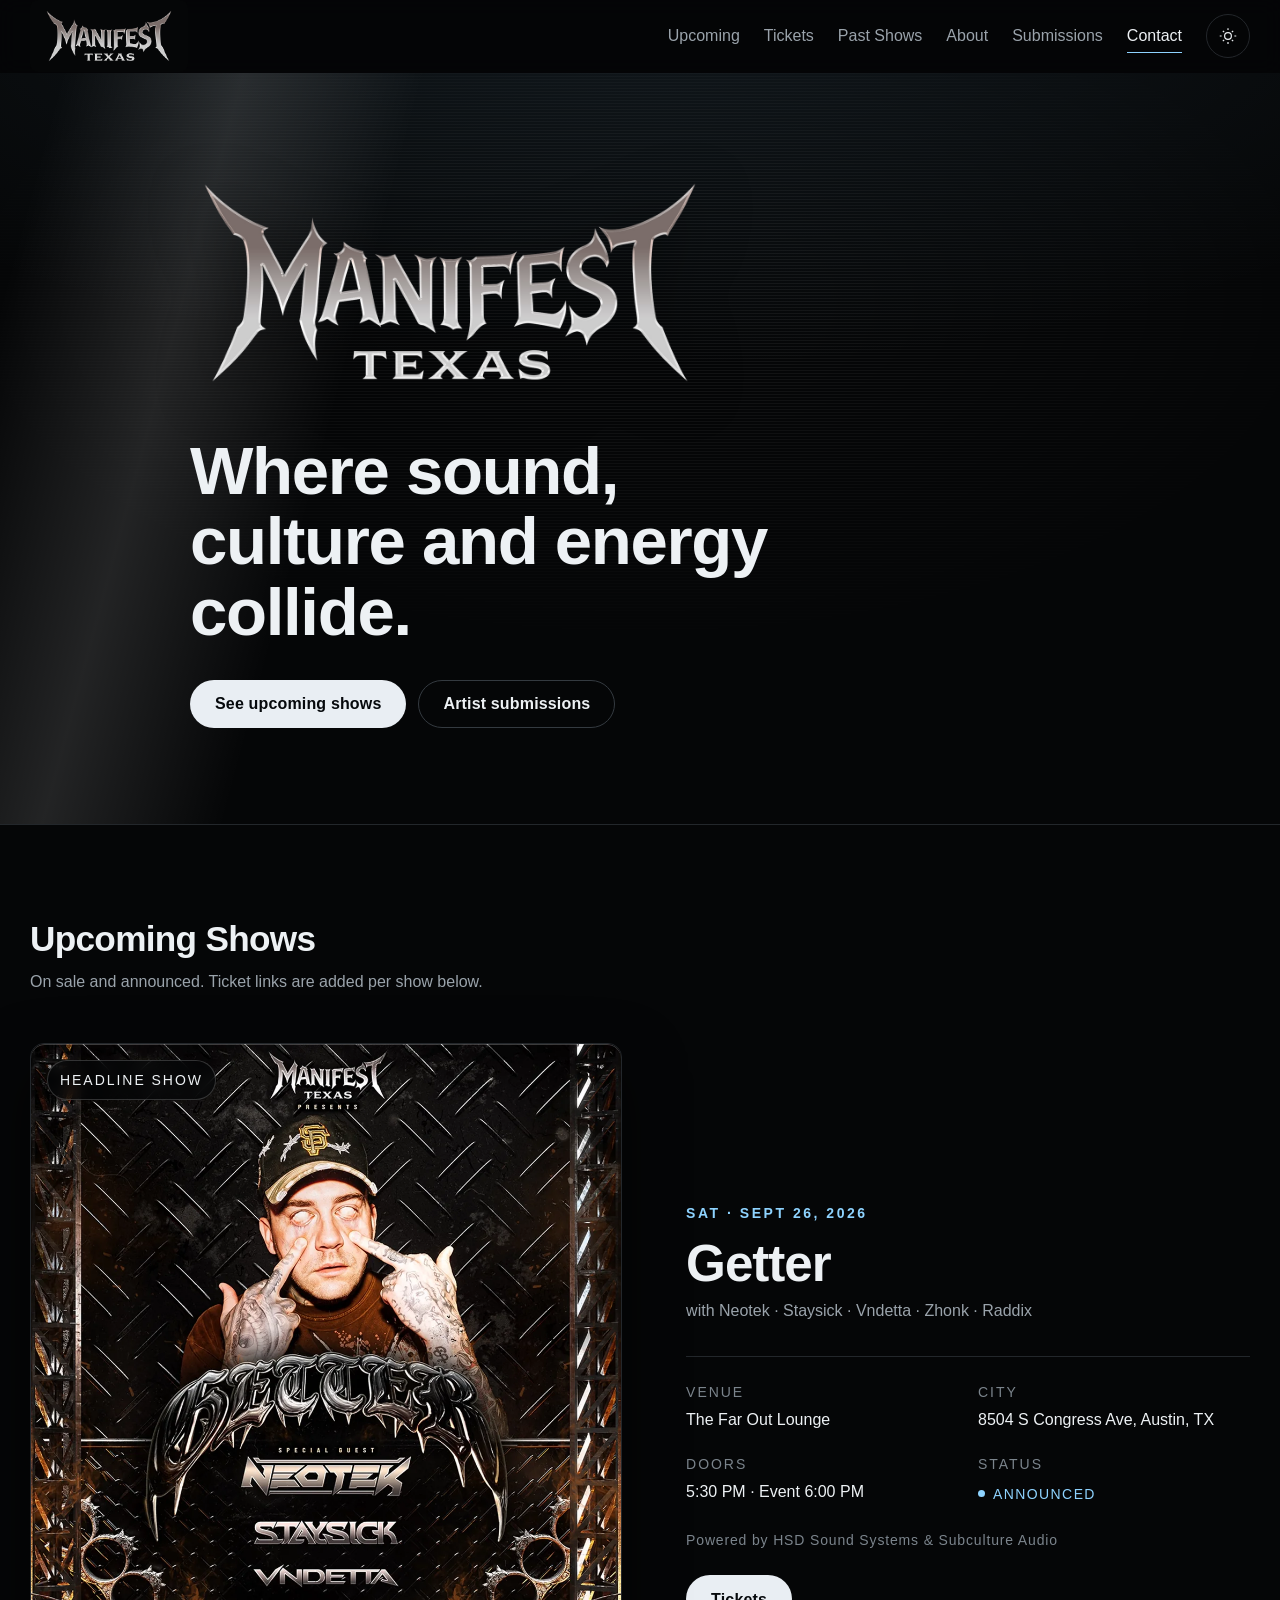
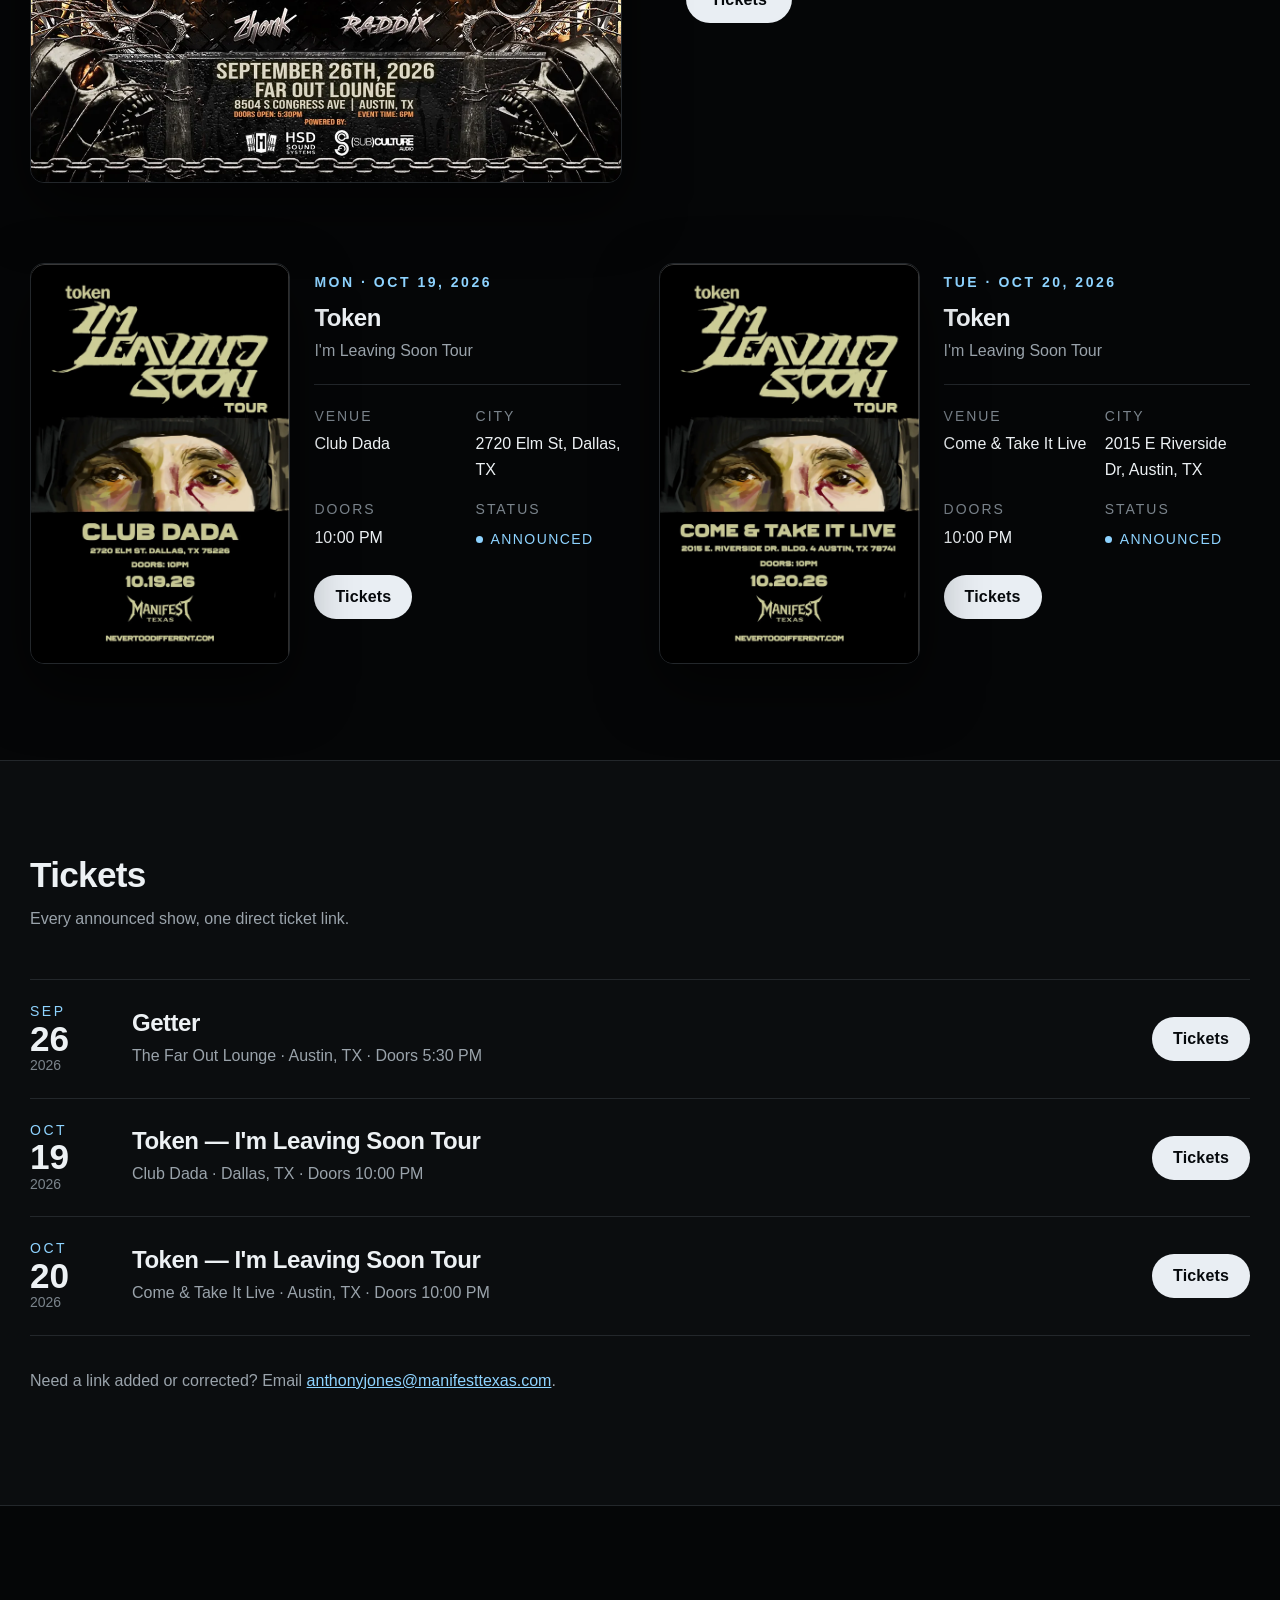
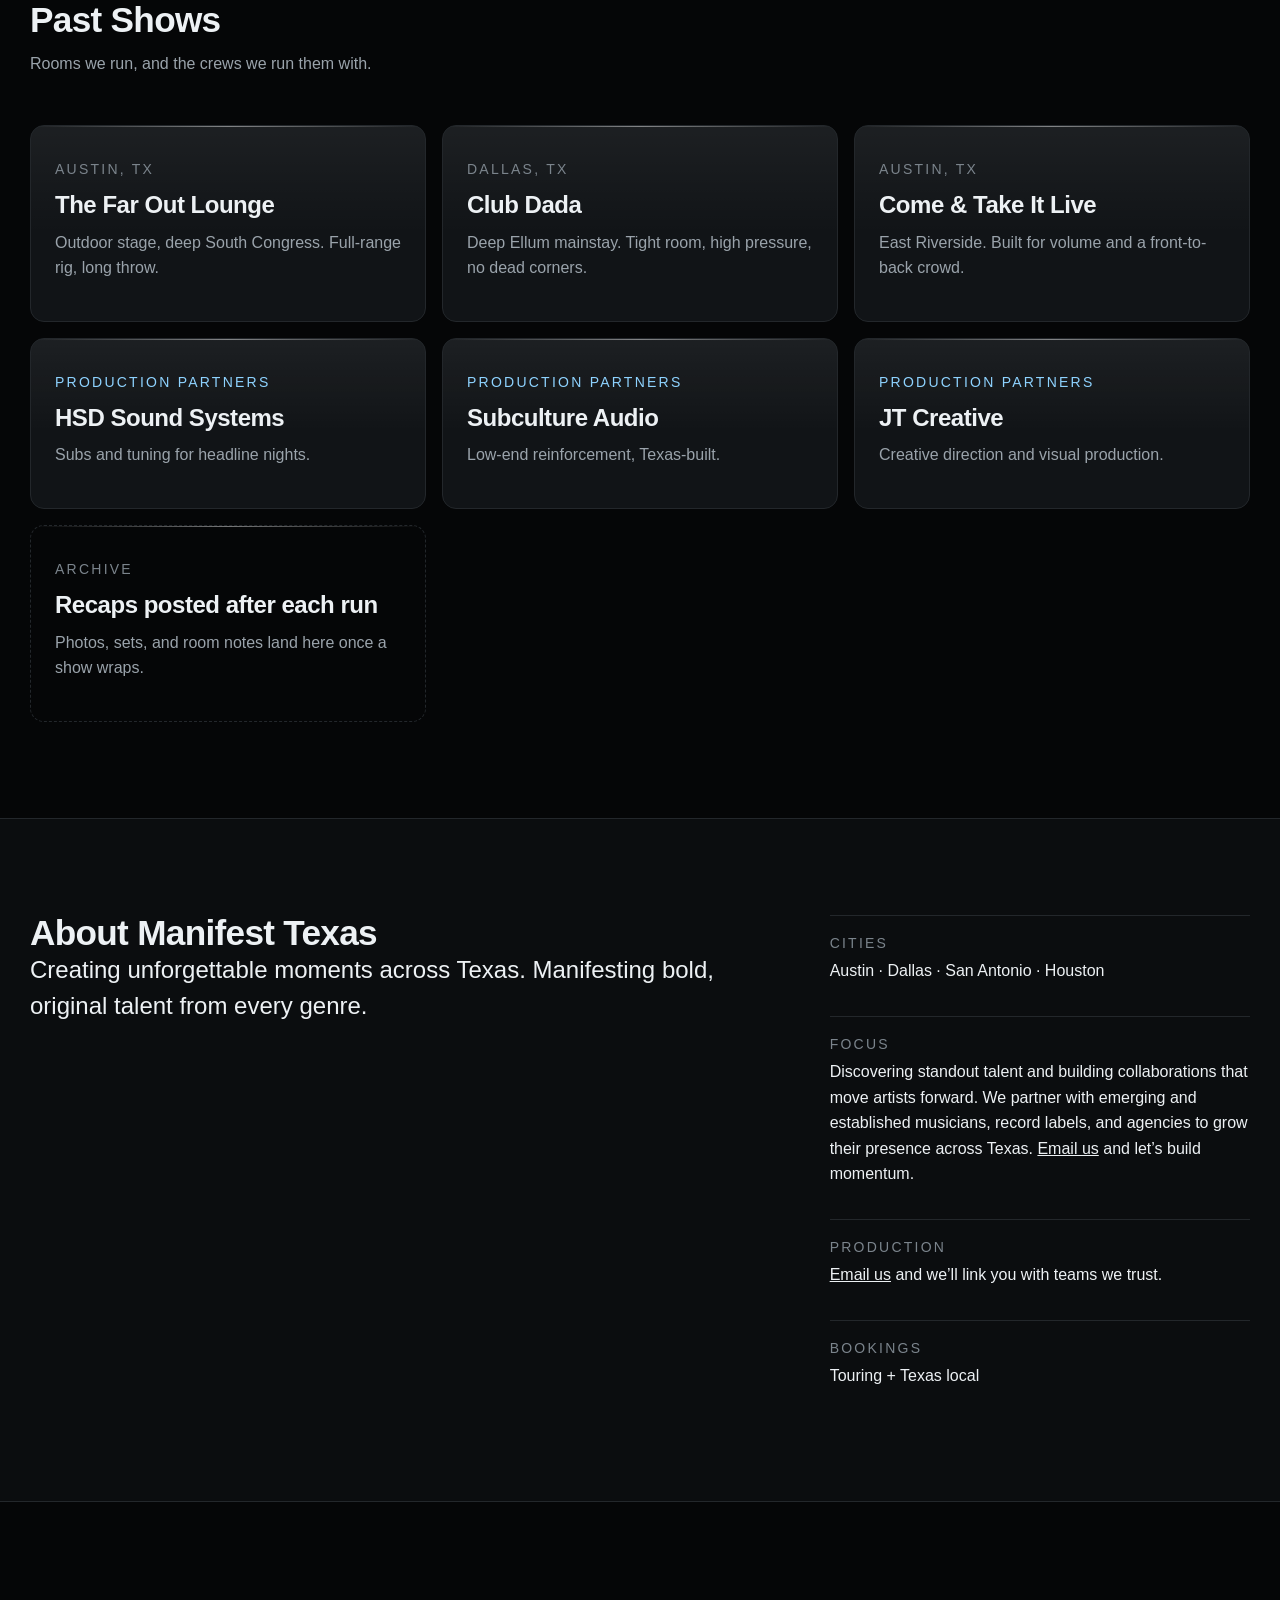
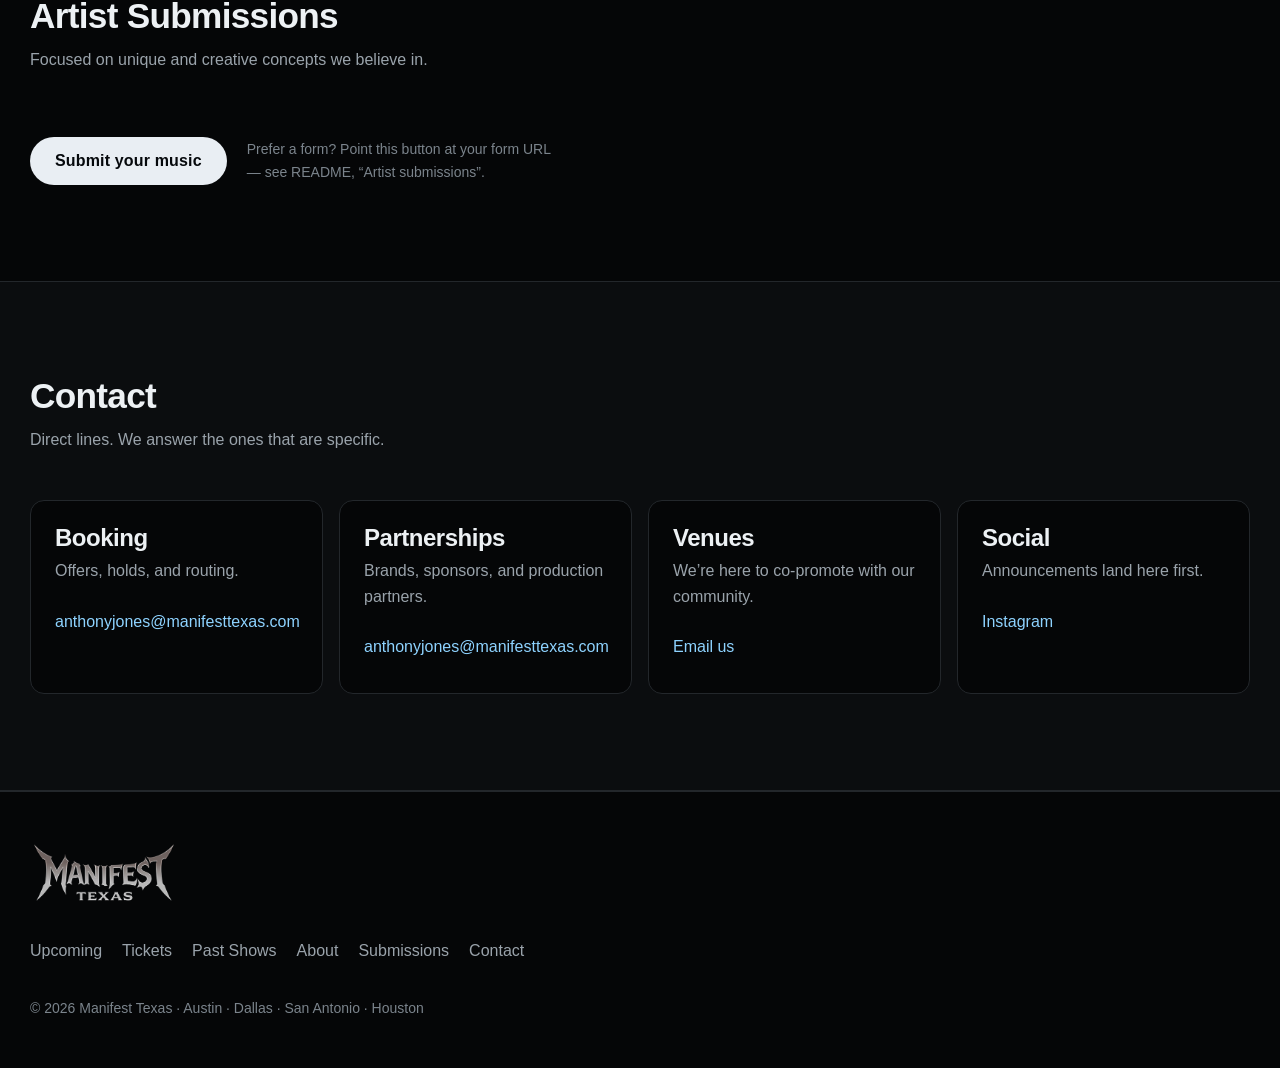
<file: Manifest Texas Shows/index.html>
<!doctype html>
<html lang="en" data-theme="dark">
<head>
<meta charset="utf-8" />
<meta name="viewport" content="width=device-width, initial-scale=1" />

<!-- ============================================================
     SEO — edit copy here
     ============================================================ -->
<title>Manifest Texas — Live Events Across Austin, Dallas, San Antonio &amp; Houston</title>
<meta name="description" content="Manifest Texas produces bass-forward live events and artist bookings across Austin, Dallas, San Antonio, and Houston." />
<link rel="canonical" href="https://manifesttexas.com/" />
<meta name="theme-color" content="#050607" />

<!-- OpenGraph / social. Replace og:url + og:image with live URLs after launch. -->
<meta property="og:type" content="website" />
<meta property="og:site_name" content="Manifest Texas" />
<meta property="og:title" content="Manifest Texas — Bass-Forward Live Events" />
<meta property="og:description" content="Where sound, culture and energy collide." />
<meta property="og:url" content="https://manifesttexas.com/" />
<meta property="og:image" content="assets/img/og-manifest-texas.jpg" />
<meta property="og:image:width" content="1200" />
<meta property="og:image:height" content="630" />
<meta name="twitter:card" content="summary_large_image" />
<meta name="twitter:title" content="Manifest Texas — Bass-Forward Live Events" />
<meta name="twitter:description" content="Where sound, culture and energy collide." />
<meta name="twitter:image" content="assets/img/og-manifest-texas.jpg" />

<link rel="icon" href="assets/favicon.svg" type="image/svg+xml" />
<link rel="apple-touch-icon" href="assets/img/favicon-512.png" />

<!-- Fonts: Fontshare (Cabinet Grotesk display / Switzer body) -->
<link rel="preconnect" href="https://api.fontshare.com" />
<link rel="preconnect" href="https://cdn.fontshare.com" crossorigin />
<link rel="stylesheet" href="https://api.fontshare.com/v2/css?f[]=cabinet-grotesk@700,800,500&f[]=switzer@400,500,600,700&display=swap" />
<link rel="stylesheet" href="assets/styles.css" />

<!-- ============================================================
     STRUCTURED DATA — Organization + the three announced events.
     Only facts printed on the official flyers are encoded here.
     When a ticket URL exists, add:  "offers": { "@type": "Offer", "url": "https://..." }
     ============================================================ -->
<script type="application/ld+json">
{
  "@context": "https://schema.org",
  "@type": "Organization",
  "name": "Manifest Texas",
  "description": "Texas live-event promoter focused on bass-forward sound, visuals, and artist bookings.",
  "areaServed": "Texas, United States",
  "url": "https://manifesttexas.com/",
  "logo": "assets/img/logo-manifest-texas.png",
  "sameAs": ["https://www.instagram.com/"]
}
</script>
<script type="application/ld+json">
{
  "@context": "https://schema.org",
  "@graph": [
    {
      "@type": "MusicEvent",
      "name": "Manifest Texas presents Getter",
      "startDate": "2026-09-26T18:00:00-05:00",
      "doorTime": "2026-09-26T17:30:00-05:00",
      "eventStatus": "https://schema.org/EventScheduled",
      "eventAttendanceMode": "https://schema.org/OfflineEventAttendanceMode",
      "organizer": { "@type": "Organization", "name": "Manifest Texas" },
      "performer": [
        { "@type": "MusicGroup", "name": "Getter" },
        { "@type": "MusicGroup", "name": "Neotek" },
        { "@type": "MusicGroup", "name": "Staysick" },
        { "@type": "MusicGroup", "name": "Vndetta" },
        { "@type": "MusicGroup", "name": "Zhonk" },
        { "@type": "MusicGroup", "name": "Raddix" }
      ],
      "location": {
        "@type": "MusicVenue",
        "name": "The Far Out Lounge",
        "address": {
          "@type": "PostalAddress",
          "streetAddress": "8504 S Congress Ave",
          "addressLocality": "Austin",
          "addressRegion": "TX",
          "addressCountry": "US"
        }
      },
      "image": "assets/img/flyer-getter-austin.jpg",
      "offers": {
        "@type": "Offer",
        "url": "https://link.dice.fm/E304e0345581",
        "availability": "https://schema.org/InStock"
      }
    },
    {
      "@type": "MusicEvent",
      "name": "Token — I'm Leaving Soon Tour (Dallas)",
      "startDate": "2026-10-19T22:00:00-05:00",
      "doorTime": "2026-10-19T22:00:00-05:00",
      "eventStatus": "https://schema.org/EventScheduled",
      "eventAttendanceMode": "https://schema.org/OfflineEventAttendanceMode",
      "organizer": { "@type": "Organization", "name": "Manifest Texas" },
      "performer": { "@type": "MusicGroup", "name": "Token" },
      "location": {
        "@type": "MusicVenue",
        "name": "Club Dada",
        "address": {
          "@type": "PostalAddress",
          "streetAddress": "2720 Elm St",
          "addressLocality": "Dallas",
          "addressRegion": "TX",
          "postalCode": "75226",
          "addressCountry": "US"
        }
      },
      "image": "assets/img/flyer-token-dallas.jpg",
      "offers": {
        "@type": "Offer",
        "url": "https://link.dice.fm/j30465cda630",
        "availability": "https://schema.org/InStock"
      }
    },
    {
      "@type": "MusicEvent",
      "name": "Token — I'm Leaving Soon Tour (Austin)",
      "startDate": "2026-10-20T22:00:00-05:00",
      "doorTime": "2026-10-20T22:00:00-05:00",
      "eventStatus": "https://schema.org/EventScheduled",
      "eventAttendanceMode": "https://schema.org/OfflineEventAttendanceMode",
      "organizer": { "@type": "Organization", "name": "Manifest Texas" },
      "performer": { "@type": "MusicGroup", "name": "Token" },
      "location": {
        "@type": "MusicVenue",
        "name": "Come & Take It Live",
        "address": {
          "@type": "PostalAddress",
          "streetAddress": "2015 E Riverside Dr, Bldg. 4",
          "addressLocality": "Austin",
          "addressRegion": "TX",
          "postalCode": "78741",
          "addressCountry": "US"
        }
      },
      "image": "assets/img/flyer-token-austin.jpg",
      "offers": {
        "@type": "Offer",
        "url": "https://link.dice.fm/Jeaab962a720",
        "availability": "https://schema.org/InStock"
      }
    }
  ]
}
</script>
</head>

<body>
<a class="skip-link" href="#upcoming">Skip to upcoming shows</a>

<!-- ============================================================
     HEADER / STICKY NAV
     ============================================================ -->
<header class="site-header" id="top">
  <div class="shell header-inner">
    <a class="brand" href="#top" aria-label="Manifest Texas — home">
      <span class="brand-plate">
        <img src="assets/img/logo-manifest-texas-sm.png" width="400" height="150"
             alt="Manifest Texas" class="brand-logo" />
      </span>
    </a>

    <nav class="nav-desktop" aria-label="Primary">
      <a href="#upcoming">Upcoming</a>
      <a href="#tickets">Tickets</a>
      <a href="#past">Past Shows</a>
      <a href="#about">About</a>
      <a href="#submissions">Submissions</a>
      <a href="#contact">Contact</a>
    </nav>

    <div class="header-actions">
      <button class="icon-btn" type="button" data-theme-toggle aria-label="Switch to light mode"></button>
      <button class="icon-btn menu-btn" type="button" data-menu-toggle
              aria-expanded="false" aria-controls="mobile-menu" aria-label="Open menu">
        <span class="menu-bars" aria-hidden="true"><i></i><i></i></span>
      </button>
    </div>
  </div>

  <!-- Mobile menu -->
  <div class="mobile-menu" id="mobile-menu" hidden>
    <nav aria-label="Mobile">
      <a href="#upcoming">Upcoming Shows</a>
      <a href="#tickets">Tickets</a>
      <a href="#past">Past Shows</a>
      <a href="#about">About</a>
      <a href="#submissions">Artist Submissions</a>
      <a href="#contact">Contact</a>
    </nav>
  </div>
</header>

<main>
  <!-- ============================================================
       HERO
       ============================================================ -->
  <section class="hero" aria-labelledby="hero-title">
    <div class="hero-sheen" aria-hidden="true"></div>
    <div class="hero-scan" aria-hidden="true"></div>
    <div class="shell hero-inner">
      <img src="assets/img/logo-manifest-texas.png" width="1200" height="450"
           alt="Manifest Texas" class="hero-logo reveal" fetchpriority="high" />

      <h1 id="hero-title" class="hero-title reveal">
        Where sound, culture and energy collide.
      </h1>

      <div class="hero-cta reveal">
        <a class="btn btn-primary" href="#upcoming">See upcoming shows</a>
        <a class="btn btn-ghost" href="#submissions">Artist submissions</a>
      </div>

    </div>
  </section>

  <!-- ============================================================
       UPCOMING SHOWS — featured + two supporting cards.
       Flyer art lives in /assets/img/ (regenerate with tools/build-assets.py).
       ============================================================ -->
  <section class="section" id="upcoming" aria-labelledby="upcoming-title">
    <div class="shell">
      <div class="section-head">
        <h2 id="upcoming-title" class="section-title">Upcoming Shows</h2>
        <p class="section-note">On sale and announced. Ticket links are added per show below.</p>
      </div>

      <!-- FEATURED SHOW ------------------------------------------------- -->
      <article class="show-featured">
        <figure class="flyer flyer-featured">
          <picture>
            <source srcset="assets/img/flyer-getter-austin.webp" type="image/webp" />
            <img src="assets/img/flyer-getter-austin.jpg" width="1100" height="1375" loading="eager"
                 alt="Manifest Texas presents Getter with Neotek, Staysick, Vndetta, Zhonk and Raddix — September 26, 2026 at The Far Out Lounge, Austin, Texas." />
          </picture>
          <figcaption class="flyer-tag">Headline show</figcaption>
        </figure>

        <div class="show-body">
          <p class="eyebrow">Sat · Sept 26, 2026</p>
          <h3 class="show-title">Getter</h3>
          <p class="show-support">with Neotek · Staysick · Vndetta · Zhonk · Raddix</p>

          <dl class="show-meta">
            <div><dt>Venue</dt><dd>The Far Out Lounge</dd></div>
            <div><dt>City</dt><dd>8504 S Congress Ave, Austin, TX</dd></div>
            <div><dt>Doors</dt><dd>5:30 PM · Event 6:00 PM</dd></div>
            <div><dt>Status</dt><dd><span class="status status-on">Announced</span></dd></div>
          </dl>

          <p class="show-powered">Powered by HSD Sound Systems &amp; Subculture Audio</p>

          <div class="show-actions">
            <a class="btn btn-primary" href="https://link.dice.fm/E304e0345581" target="_blank" rel="noopener noreferrer">
              Tickets
            </a>
          </div>
        </div>
      </article>

      <!-- SUPPORTING SHOWS ---------------------------------------------- -->
      <div class="show-grid">
        <article class="show-card">
          <figure class="flyer">
            <picture>
              <source srcset="assets/img/flyer-token-dallas.webp" type="image/webp" />
              <img src="assets/img/flyer-token-dallas.jpg" width="1100" height="1699" loading="lazy"
                   alt="Token, I'm Leaving Soon Tour — Club Dada, 2720 Elm St, Dallas, Texas. Doors 10 PM, 10.19.26. Presented by Manifest Texas." />
            </picture>
          </figure>
          <div class="show-body">
            <p class="eyebrow">Mon · Oct 19, 2026</p>
            <h3 class="show-title show-title-sm">Token</h3>
            <p class="show-support">I'm Leaving Soon Tour</p>
            <dl class="show-meta show-meta-tight">
              <div><dt>Venue</dt><dd>Club Dada</dd></div>
              <div><dt>City</dt><dd>2720 Elm St, Dallas, TX</dd></div>
              <div><dt>Doors</dt><dd>10:00 PM</dd></div>
              <div><dt>Status</dt><dd><span class="status status-on">Announced</span></dd></div>
            </dl>
            <div class="show-actions">
              <a class="btn btn-primary btn-sm" href="https://link.dice.fm/j30465cda630" target="_blank" rel="noopener noreferrer">Tickets</a>
            </div>
          </div>
        </article>

        <article class="show-card">
          <figure class="flyer">
            <picture>
              <source srcset="assets/img/flyer-token-austin.webp" type="image/webp" />
              <img src="assets/img/flyer-token-austin.jpg" width="1100" height="1699" loading="lazy"
                   alt="Token, I'm Leaving Soon Tour — Come &amp; Take It Live, 2015 E Riverside Dr, Austin, Texas. Doors 10 PM, 10.20.26. Presented by Manifest Texas." />
            </picture>
          </figure>
          <div class="show-body">
            <p class="eyebrow">Tue · Oct 20, 2026</p>
            <h3 class="show-title show-title-sm">Token</h3>
            <p class="show-support">I'm Leaving Soon Tour</p>
            <dl class="show-meta show-meta-tight">
              <div><dt>Venue</dt><dd>Come &amp; Take It Live</dd></div>
              <div><dt>City</dt><dd>2015 E Riverside Dr, Austin, TX</dd></div>
              <div><dt>Doors</dt><dd>10:00 PM</dd></div>
              <div><dt>Status</dt><dd><span class="status status-on">Announced</span></dd></div>
            </dl>
            <div class="show-actions">
              <a class="btn btn-primary btn-sm" href="https://link.dice.fm/Jeaab962a720" target="_blank" rel="noopener noreferrer">Tickets</a>
            </div>
          </div>
        </article>
      </div>
    </div>
  </section>

  <!-- ============================================================
       TICKETS — one repeatable row and one ticket link per show.
       Duplicate a whole <div class="link-row"> block to add a new show.
       ============================================================ -->
  <section class="section section-alt" id="tickets" aria-labelledby="tickets-title">
    <div class="shell">
      <div class="section-head">
        <h2 id="tickets-title" class="section-title">Tickets</h2>
        <p class="section-note">Every announced show, one direct ticket link.</p>
      </div>

      <div class="link-rows">

        <!-- ROW 1 — Getter, Austin -->
        <div class="link-row">
          <div class="link-row-date"><span class="lr-mon">Sep</span><span class="lr-day">26</span><span class="lr-yr">2026</span></div>
          <div class="link-row-main">
            <h3 class="link-row-title">Getter</h3>
            <p class="link-row-sub">The Far Out Lounge · Austin, TX · Doors 5:30 PM</p>
          </div>
          <div class="link-row-actions">
            <a class="btn btn-primary btn-sm" href="https://link.dice.fm/E304e0345581" target="_blank" rel="noopener noreferrer">Tickets</a>
          </div>
        </div>

        <!-- ROW 2 — Token, Dallas -->
        <div class="link-row">
          <div class="link-row-date"><span class="lr-mon">Oct</span><span class="lr-day">19</span><span class="lr-yr">2026</span></div>
          <div class="link-row-main">
            <h3 class="link-row-title">Token — I'm Leaving Soon Tour</h3>
            <p class="link-row-sub">Club Dada · Dallas, TX · Doors 10:00 PM</p>
          </div>
          <div class="link-row-actions">
            <a class="btn btn-primary btn-sm" href="https://link.dice.fm/j30465cda630" target="_blank" rel="noopener noreferrer">Tickets</a>
          </div>
        </div>

        <!-- ROW 3 — Token, Austin -->
        <div class="link-row">
          <div class="link-row-date"><span class="lr-mon">Oct</span><span class="lr-day">20</span><span class="lr-yr">2026</span></div>
          <div class="link-row-main">
            <h3 class="link-row-title">Token — I'm Leaving Soon Tour</h3>
            <p class="link-row-sub">Come &amp; Take It Live · Austin, TX · Doors 10:00 PM</p>
          </div>
          <div class="link-row-actions">
            <a class="btn btn-primary btn-sm" href="https://link.dice.fm/Jeaab962a720" target="_blank" rel="noopener noreferrer">Tickets</a>
          </div>
        </div>

        <!-- COPY THIS BLOCK FOR A NEW SHOW ----------------------------------
        <div class="link-row">
          <div class="link-row-date"><span class="lr-mon">Nov</span><span class="lr-day">07</span><span class="lr-yr">2026</span></div>
          <div class="link-row-main">
            <h3 class="link-row-title">ARTIST NAME</h3>
            <p class="link-row-sub">VENUE · CITY, TX · Doors 0:00 PM</p>
          </div>
          <div class="link-row-actions">
            <a class="btn btn-primary btn-sm" href="https://REAL-TICKET-URL">Tickets</a>
          </div>
        </div>
        ------------------------------------------------------------------- -->

      </div>

      <p class="link-note">
        Need a link added or corrected? Email
        <a href="mailto:anthonyjones@manifesttexas.com">anthonyjones@manifesttexas.com</a>.
      </p>
    </div>
  </section>

  <!-- ============================================================
       PAST SHOWS / ARCHIVE
       Add a past show by copying an <li class="archive-card"> block.
       ============================================================ -->
  <section class="section" id="past" aria-labelledby="past-title">
    <div class="shell">
      <div class="section-head">
        <h2 id="past-title" class="section-title">Past Shows</h2>
        <p class="section-note">Rooms we run, and the crews we run them with.</p>
      </div>

      <ul class="archive-grid">
        <li class="archive-card">
          <p class="archive-city">Austin, TX</p>
          <h3 class="archive-venue">The Far Out Lounge</h3>
          <p class="archive-note">Outdoor stage, deep South Congress. Full-range rig, long throw.</p>
        </li>
        <li class="archive-card">
          <p class="archive-city">Dallas, TX</p>
          <h3 class="archive-venue">Club Dada</h3>
          <p class="archive-note">Deep Ellum mainstay. Tight room, high pressure, no dead corners.</p>
        </li>
        <li class="archive-card">
          <p class="archive-city">Austin, TX</p>
          <h3 class="archive-venue">Come &amp; Take It Live</h3>
          <p class="archive-note">East Riverside. Built for volume and a front-to-back crowd.</p>
        </li>
        <li class="archive-card archive-card-alt">
          <p class="archive-city">Production partners</p>
          <h3 class="archive-venue">HSD Sound Systems</h3>
          <p class="archive-note">Subs and tuning for headline nights.</p>
        </li>
        <li class="archive-card archive-card-alt">
          <p class="archive-city">Production partners</p>
          <h3 class="archive-venue">Subculture Audio</h3>
          <p class="archive-note">Low-end reinforcement, Texas-built.</p>
        </li>
        <li class="archive-card archive-card-alt">
          <p class="archive-city">Production partners</p>
          <h3 class="archive-venue">JT Creative</h3>
          <p class="archive-note">Creative direction and visual production.</p>
        </li>
        <li class="archive-card archive-card-quiet">
          <p class="archive-city">Archive</p>
          <h3 class="archive-venue">Recaps posted after each run</h3>
          <p class="archive-note">Photos, sets, and room notes land here once a show wraps.</p>
        </li>
      </ul>

      <!-- PAST SHOW TEMPLATE — copy inside <ul class="archive-grid">
      <li class="archive-card">
        <p class="archive-city">CITY, TX · MONTH YEAR</p>
        <h3 class="archive-venue">ARTIST — VENUE</h3>
        <p class="archive-note">One line: turnout, rig, or moment worth remembering.</p>
      </li>
      -->
    </div>
  </section>

  <!-- ============================================================
       ABOUT + CONTACT
       ============================================================ -->
  <section class="section section-alt" id="about" aria-labelledby="about-title">
    <div class="shell about-grid">
      <div>
        <h2 id="about-title" class="section-title">About Manifest Texas</h2>
        <p class="prose">
          Creating unforgettable moments across Texas. Manifesting bold, original talent from every genre.
        </p>
      </div>
      <ul class="about-stats">
        <li><span class="stat-k">Cities</span><span class="stat-v">Austin · Dallas · San Antonio · Houston</span></li>
        <li><span class="stat-k">Focus</span><span class="stat-v">Discovering standout talent and building collaborations that move artists forward. We partner with emerging and established musicians, record labels, and agencies to grow their presence across Texas. <a href="mailto:anthonyjones@manifesttexas.com?subject=Texas%20Promotion%20Collaboration">Email us</a> and let’s build momentum.</span></li>
        <li><span class="stat-k">Production</span><span class="stat-v"><a href="mailto:anthonyjones@manifesttexas.com?subject=Production%20Inquiry">Email us</a> and we’ll link you with teams we trust.</span></li>
        <li><span class="stat-k">Bookings</span><span class="stat-v">Touring + Texas local</span></li>
      </ul>
    </div>
  </section>

  <!-- ============================================================
       ARTIST SUBMISSIONS
       Swap the mailto for a form URL (Google Form, Typeform, Squarespace
       form page) by replacing BOTH hrefs marked SUBMISSION LINK.
       ============================================================ -->
  <section class="section" id="submissions" aria-labelledby="sub-title">
    <div class="shell">
      <div class="section-head">
        <h2 id="sub-title" class="section-title">Artist Submissions</h2>
        <p class="section-note">Focused on unique and creative concepts we believe in.</p>
      </div>

      <div class="sub-cta">
        <!-- SUBMISSION LINK -->
        <a class="btn btn-primary" href="mailto:submissions@manifesttexas.com?subject=Artist%20Submission%20%E2%80%94%20%5BArtist%20Name%5D&amp;body=Artist%3A%0ACity%3A%0AMusic%20link%3A%0ALive%20clip%3A%0ATexas%20draw%3A%0AAvailable%20dates%3A%0A">
          Submit your music
        </a>
        <p class="sub-note">
          Prefer a form? Point this button at your form URL — see README, “Artist submissions”.
        </p>
      </div>
    </div>
  </section>

  <!-- ============================================================
       CONTACT — swap addresses and social handles here
       ============================================================ -->
  <section class="section section-alt" id="contact" aria-labelledby="contact-title">
    <div class="shell">
      <div class="section-head">
        <h2 id="contact-title" class="section-title">Contact</h2>
        <p class="section-note">Direct lines. We answer the ones that are specific.</p>
      </div>

      <div class="contact-grid">
        <div class="contact-card">
          <h3>Booking</h3>
          <p>Offers, holds, and routing.</p>
          <a href="mailto:anthonyjones@manifesttexas.com?subject=Booking%20Inquiry">anthonyjones@manifesttexas.com</a>
        </div>
        <div class="contact-card">
          <h3>Partnerships</h3>
          <p>Brands, sponsors, and production partners.</p>
          <a href="mailto:anthonyjones@manifesttexas.com?subject=Partnership%20Inquiry">anthonyjones@manifesttexas.com</a>
        </div>
        <div class="contact-card">
          <h3>Venues</h3>
          <p>We’re here to co-promote with our community.</p>
          <a href="mailto:anthonyjones@manifesttexas.com?subject=Venue%20Inquiry">Email us</a>
        </div>
        <div class="contact-card">
          <h3>Social</h3>
          <p>Announcements land here first.</p>
          <a href="https://www.instagram.com/manifesttexas?igsh=ZHBweXB6Y2dhZ3Qz&amp;utm_source=qr" target="_blank" rel="noopener noreferrer">Instagram</a>
        </div>
      </div>
    </div>
  </section>
</main>

<footer class="site-footer">
  <div class="shell footer-inner">
    <img src="assets/img/logo-manifest-texas-sm.png" width="400" height="150" alt="Manifest Texas" class="footer-logo" />
    <nav class="footer-nav" aria-label="Footer">
      <a href="#upcoming">Upcoming</a>
      <a href="#tickets">Tickets</a>
      <a href="#past">Past Shows</a>
      <a href="#about">About</a>
      <a href="#submissions">Submissions</a>
      <a href="#contact">Contact</a>
    </nav>
    <p class="footer-legal">© <span data-year>2026</span> Manifest Texas · Austin · Dallas · San Antonio · Houston</p>
  </div>
</footer>

<!-- Toast used by links that do not have a URL yet -->
<div class="toast" data-toast role="status" aria-live="polite" hidden></div>

<script src="assets/main.js"></script>
<script data-pplx-inline-edit>
(function () {
  if (window === window.top) return;

  const allowedParentOrigins = ["https://www.perplexity.ai","https://perplexity.ai","https://testing.perplexity.ai","https://staging.perplexity.ai","https://*.preview.i.perplexity.ai","http://perplexity.localhost","http://localhost:1420","http://127.0.0.1:1420","http://localhost:3000","http://127.0.0.1:3000","http://localhost:5173","http://127.0.0.1:5173"];
  const MAX_FONT_BYTES = 500 * 1024;
  const MAX_TOTAL_FONT_BYTES = 2 * 1024 * 1024;
  let scrollForwarding = false;
  let scrollRaf = 0;
  let trustedTopOrigin = null;

  // Allow entries like "https://*.preview.i.perplexity.ai" — the wildcard
  // matches a single DNS label (no dots), so "https://*.foo" cannot stretch
  // across multiple labels.
  function matchesAllowedOrigin(origin) {
    if (!origin) return false;
    for (const entry of allowedParentOrigins) {
      if (!entry.includes("*")) {
        if (entry === origin) return true;
        continue;
      }
      const pattern = new RegExp(
        "^" +
          entry.replace(/[.+?^${}()|[\]\\]/g, "\\$&").replace(/\*/g, "[^.]+") +
          "$",
      );
      if (pattern.test(origin)) return true;
    }
    return false;
  }

  // Trust decision: when the sender is same-origin-visible (event.origin is a
  // real origin like https://www.perplexity.ai) we trust event.origin directly.
  // When event.origin is "null" (opaque broker srcdoc), we fall back to the
  // broker's stamped `parentOrigin` to identify the top window. The fallback
  // is claim-only — we rely on the browser's native `targetOrigin` enforcement
  // on the response path (see postToTrustedTop) to ensure replies can't be
  // delivered to anyone but the actual top window of that claimed origin.
  function getTrustedParentOrigin(event) {
    const forwardedParentOrigin =
      typeof event.data.parentOrigin === "string" ? event.data.parentOrigin : null;
    const parentOrigin = event.origin === "null" ? forwardedParentOrigin : event.origin;
    return matchesAllowedOrigin(parentOrigin) ? parentOrigin : null;
  }

  // All responses go to window.top with targetOrigin = the allowlisted origin.
  // An attacker that iframes us inside their own null-origin broker can claim
  // any parentOrigin they like, but the browser will drop the reply whenever
  // the real top's origin doesn't match — so the screenshot never leaves.
  function postToTrustedTop(message) {
    if (!trustedTopOrigin) return;
    try {
      window.top.postMessage(message, trustedTopOrigin);
    } catch (_error) {}
  }

  function inlineAll(original, clone) {
    if (original.nodeType !== 1 || clone.nodeType !== 1) return;

    try {
      const computedStyle = getComputedStyle(original);
      // cssText on a computed style is the serialized declaration in modern
      // Chromium/Safari — a single read beats enumerating ~400 longhand
      // properties. Firefox returns "" here, so we fall back on empty.
      const serialized = computedStyle.cssText;
      if (serialized) {
        clone.style.cssText = serialized;
      } else {
        const parts = new Array(computedStyle.length);
        for (let index = 0; index < computedStyle.length; index += 1) {
          const property = computedStyle[index];
          parts[index] = `${property}:${computedStyle.getPropertyValue(property)};`;
        }
        clone.style.cssText = parts.join("");
      }
    } catch (_error) {}

    const originalChildren = original.children;
    const clonedChildren = clone.children;
    for (
      let index = 0;
      index < originalChildren.length && index < clonedChildren.length;
      index += 1
    ) {
      inlineAll(originalChildren[index], clonedChildren[index]);
    }
  }

  function extractFontUrl(srcValue) {
    const matches = [
      ...srcValue.matchAll(
        /url\(["']?([^"')]+)["']?\)(?:\s*format\(["']?([^"')]+)["']?\))?/gi,
      ),
    ];
    if (matches.length === 0) return null;
    const woff2 = matches.find((m) => m[2] && m[2].toLowerCase().includes("woff2"));
    if (woff2) return woff2[1];
    const woff = matches.find((m) => m[2] && m[2].toLowerCase().includes("woff"));
    if (woff) return woff[1];
    return matches[0][1];
  }

  // Cache resolved font URL -> data URI across captures. Fonts on a page
  // essentially never change, and a batch run emits multiple captures back to
  // back — without this we'd refetch + re-base64 every time.
  const fontDataUriCache = new Map();
  const SRC_DECLARATION_RE = /src\s*:\s*[^;}]+/i;

  async function fetchAsDataUri(url) {
    if (fontDataUriCache.has(url)) return fontDataUriCache.get(url);
    let dataUri = null;
    try {
      const response = await fetch(url, { mode: "cors", credentials: "omit" });
      if (response.ok) {
        const blob = await response.blob();
        if (blob.size <= MAX_FONT_BYTES) {
          dataUri = await new Promise((resolve) => {
            const reader = new FileReader();
            reader.onloadend = () =>
              resolve(typeof reader.result === "string" ? reader.result : null);
            reader.onerror = () => resolve(null);
            reader.readAsDataURL(blob);
          });
        }
      }
    } catch (_error) {
      dataUri = null;
    }
    fontDataUriCache.set(url, dataUri);
    return dataUri;
  }

  function collectFontFaceRuleTexts() {
    const rules = [];
    for (const sheet of document.styleSheets) {
      let cssRules;
      try {
        cssRules = sheet.cssRules;
      } catch (_error) {
        continue;
      }
      if (!cssRules) continue;
      for (const rule of cssRules) {
        const cssText = rule.cssText || "";
        if (cssText.startsWith("@font-face")) rules.push(cssText);
      }
    }
    return rules;
  }

  async function buildInlinedFontCss() {
    const ruleTexts = collectFontFaceRuleTexts();
    if (ruleTexts.length === 0) return null;

    const resolved = ruleTexts.map((cssText) => {
      if (!SRC_DECLARATION_RE.test(cssText)) return null;
      const srcMatch = cssText.match(/src\s*:\s*([^;}]+)[;}]/i);
      if (!srcMatch) return null;
      const url = extractFontUrl(srcMatch[1]);
      if (!url) return null;
      try {
        return { cssText, url: new URL(url, document.baseURI).href };
      } catch (_error) {
        return null;
      }
    });

    const dataUris = await Promise.all(
      resolved.map((entry) => (entry ? fetchAsDataUri(entry.url) : Promise.resolve(null))),
    );

    const inlined = [];
    let totalBytes = 0;
    for (let index = 0; index < resolved.length; index += 1) {
      const entry = resolved[index];
      const dataUri = dataUris[index];
      if (!entry || !dataUri) continue;
      const approxBytes = dataUri.length * 0.75;
      if (totalBytes + approxBytes > MAX_TOTAL_FONT_BYTES) break;
      totalBytes += approxBytes;
      inlined.push(entry.cssText.replace(SRC_DECLARATION_RE, `src: url("${dataUri}")`));
    }
    return inlined.length > 0 ? inlined.join("\n") : null;
  }

  function stripExternal(clone) {
    const images = clone.querySelectorAll("img");
    for (let index = 0; index < images.length; index += 1) {
      const src = images[index].getAttribute("src");
      if (src && !src.startsWith("data:")) images[index].removeAttribute("src");
    }

    const elements = clone.querySelectorAll("*");
    for (let index = 0; index < elements.length; index += 1) {
      const style = elements[index].style.cssText;
      if (style && style.includes("url(")) {
        elements[index].style.cssText = style.replace(
          /url\(["']?(?!data:)[^)"']*["']?\)/gi,
          "none",
        );
      }
    }
  }

  function emitScroll() {
    scrollRaf = 0;
    if (!scrollForwarding) return;
    postToTrustedTop({
      type: "INLINE_EDIT_SCROLL",
      scrollX: window.scrollX,
      scrollY: window.scrollY,
    });
  }

  window.addEventListener(
    "scroll",
    function () {
      if (!scrollForwarding || scrollRaf) return;
      scrollRaf = requestAnimationFrame(emitScroll);
    },
    { passive: true, capture: true },
  );

  async function handleCaptureRequest(event) {
    const requestId = event.data.requestId;
    const scrollX = window.scrollX;
    const scrollY = window.scrollY;
    const width = window.innerWidth;
    const height = window.innerHeight;

    function postResult(dataUrl) {
      postToTrustedTop({
        type: "INLINE_EDIT_SCREENSHOT_RESULT",
        requestId,
        dataUrl,
        scrollX,
        scrollY,
      });
    }

    try {
      // Wait for any pending web fonts to resolve so both inline metrics and
      // the @font-face inlining below see the same loaded faces.
      if (document.fonts && document.fonts.ready) {
        try {
          await document.fonts.ready;
        } catch (_error) {}
      }

      const clone = document.documentElement.cloneNode(true);
      inlineAll(document.documentElement, clone);

      const removedNodes = clone.querySelectorAll("script,link[rel=\"stylesheet\"],style");
      for (let index = 0; index < removedNodes.length; index += 1) {
        removedNodes[index].remove();
      }

      stripExternal(clone);

      // Re-embed web fonts as data-URI @font-face rules so the SVG rasterizer
      // can resolve them — external font URLs aren't fetched during
      // foreignObject rendering, which would otherwise force a fallback face
      // and change text metrics.
      const inlinedFontCss = await buildInlinedFontCss();
      if (inlinedFontCss) {
        const styleEl = document.createElement("style");
        styleEl.textContent = inlinedFontCss;
        const head = clone.querySelector("head");
        if (head) head.appendChild(styleEl);
        else clone.insertBefore(styleEl, clone.firstChild);
      }

      const html = new XMLSerializer().serializeToString(clone);
      const svg =
        `<svg xmlns="http://www.w3.org/2000/svg" width="${width}" height="${height}">` +
        '<foreignObject width="100%" height="100%">' +
        `<div xmlns="http://www.w3.org/1999/xhtml" style="width:${width}px;height:${height}px;overflow:hidden">` +
        `<div style="position:relative;left:-${scrollX}px;top:-${scrollY}px">` +
        html +
        "</div></div></foreignObject></svg>";
      const svgUrl = `data:image/svg+xml;charset=utf-8,${encodeURIComponent(svg)}`;
      const image = new Image();
      image.onload = function () {
        const canvas = document.createElement("canvas");
        canvas.width = width;
        canvas.height = height;
        canvas.getContext("2d").drawImage(image, 0, 0);
        postResult(canvas.toDataURL("image/png"));
      };
      image.onerror = function () {
        postResult(null);
      };
      image.src = svgUrl;
    } catch (_error) {
      postResult(null);
    }
  }

  window.addEventListener("message", function (event) {
    if (!event.data) return;
    // Only accept messages from the direct parent frame. Blocks sibling /
    // unrelated-window postMessage senders that could otherwise reach us.
    if (event.source !== window.parent) return;

    const trustedParentOrigin = getTrustedParentOrigin(event);
    if (!trustedParentOrigin) return;
    trustedTopOrigin = trustedParentOrigin;

    if (event.data.type === "INLINE_EDIT_SCROLL_START") {
      scrollForwarding = true;
      emitScroll();
      return;
    }

    if (event.data.type === "INLINE_EDIT_SCROLL_STOP") {
      scrollForwarding = false;
      if (scrollRaf) cancelAnimationFrame(scrollRaf);
      scrollRaf = 0;
      return;
    }

    if (event.data.type !== "INLINE_EDIT_CAPTURE_REQUEST") return;

    handleCaptureRequest(event);
  });
})();


</script></body>
</html>
</file>
<file: assets/css/site.css>
/* ==========================================================================
   Manifest Texas: site.css (Nov 2026 rebuild)
   Black and chrome, like the logo. The next show brings its own colors
   (set with --show-accent / --show-glow on #next in index.html).
   Sections: 1 fonts · 2 tokens · 3 base · 4 buttons · 5 header
             6 next show · 7 past shows · 8 about · 9 contact · 10 footer
             11 viewer · 12 responsive · 13 reduced motion
   ========================================================================== */

/* 1 — FONTS =============================================================== */
@font-face {
  font-family: "Big Shoulders Display";
  src: url("../fonts/big-shoulders-display.woff") format("woff");
  font-weight: 600 900;
  font-display: swap;
}
@font-face {
  font-family: "Archivo";
  src: url("../fonts/archivo.woff") format("woff");
  font-weight: 400 700;
  font-display: swap;
}

/* 2 — TOKENS ============================================================== */
:root {
  --black: #000000;
  --graphite: #17181b;
  --chrome: #e9edf1;
  --steel: #a3acb5;
  --gunmetal: #3f454c;

  /* next-show defaults (overridden inline on #next) */
  --show-accent: #a4f7c0;
  --show-ink: #06140c;
  --show-glow: #4a23a8;

  --display: "Big Shoulders Display", "Arial Narrow", "Helvetica Neue", sans-serif;
  --body: "Archivo", "Helvetica Neue", Arial, sans-serif;

  --step--1: clamp(.82rem, .79rem + .15vw, .9rem);
  --step-0: clamp(1rem, .96rem + .2vw, 1.1rem);
  --step-1: clamp(1.2rem, 1.1rem + .5vw, 1.45rem);
  --step-2: clamp(1.6rem, 1.3rem + 1.4vw, 2.4rem);
  --step-3: clamp(2.4rem, 1.6rem + 3.6vw, 4.4rem);
  --step-hero: clamp(3.1rem, 1.2rem + 8.6vw, 8.25rem);

  --shell: 1240px;
  --gutter: clamp(16px, 4vw, 40px);
  --section: clamp(4.5rem, 3rem + 6vw, 8.5rem);
  --ease: cubic-bezier(.2, .8, .2, 1);
}

/* 3 — BASE ================================================================ */
*, *::before, *::after { box-sizing: border-box; }
html { -webkit-text-size-adjust: 100%; scroll-behavior: smooth; scroll-padding-top: 84px; }
body {
  margin: 0;
  background: var(--black);
  color: var(--chrome);
  font-family: var(--body);
  font-size: var(--step-0);
  line-height: 1.6;
  -webkit-font-smoothing: antialiased;
  text-rendering: optimizeLegibility;
}
img, video { display: block; max-width: 100%; height: auto; }
a { color: inherit; }
h1, h2, h3, p, ul, dl, dd, figure { margin: 0; }
ul { padding: 0; list-style: none; }
button { font: inherit; color: inherit; }

.shell { width: 100%; max-width: var(--shell); margin-inline: auto; padding-inline: var(--gutter); }

.sr-only {
  position: absolute; width: 1px; height: 1px; padding: 0; margin: -1px;
  overflow: hidden; clip: rect(0 0 0 0); white-space: nowrap; border: 0;
}
.skip-link {
  position: absolute; left: 12px; top: -60px; z-index: 100;
  background: var(--chrome); color: var(--black); padding: .6rem 1rem; border-radius: 6px;
  font-weight: 600; text-decoration: none;
}
.skip-link:focus { top: 12px; }

:focus-visible { outline: 2px solid var(--chrome); outline-offset: 3px; border-radius: 4px; }

.text-link {
  color: var(--chrome);
  text-decoration: underline;
  text-decoration-color: var(--gunmetal);
  text-underline-offset: .22em;
  text-decoration-thickness: 1px;
}
.text-link:hover { text-decoration-color: currentColor; }

.section-title {
  font-family: var(--display);
  font-weight: 800;
  font-size: var(--step-3);
  line-height: .95;
  letter-spacing: -.005em;
  text-transform: uppercase;
}
.section-sub { color: var(--steel); max-width: 52ch; margin-top: .9rem; }
.section-head { margin-bottom: clamp(2rem, 1.4rem + 2vw, 3.25rem); }

/* 4 — BUTTONS ============================================================= */
.btn {
  display: inline-flex; align-items: center; justify-content: center;
  min-height: 48px; padding: .75rem 1.5rem;
  border-radius: 999px; border: 1px solid transparent;
  font-family: var(--body); font-weight: 650; font-size: var(--step-0); line-height: 1.1;
  text-decoration: none; cursor: pointer;
  transition: transform 120ms var(--ease), background-color 160ms var(--ease), border-color 160ms var(--ease);
}
.btn:active { transform: scale(.97); }
.btn-sm { min-height: 44px; padding: .55rem 1.1rem; font-size: var(--step--1); }
.btn-lg { min-height: 58px; padding: 1rem 2.2rem; font-size: var(--step-1); }

.btn-show { background: var(--show-accent); color: var(--show-ink); }
.btn-show:hover { background: color-mix(in srgb, var(--show-accent) 82%, #fff); }

.btn-ghost { background: transparent; color: var(--chrome); border-color: var(--gunmetal); }
.btn-ghost:hover { border-color: var(--steel); background: rgba(255,255,255,.04); }

/* 5 — HEADER ============================================================== */
.site-header {
  position: sticky; top: 0; z-index: 50;
  background: rgba(0,0,0,.72);
  -webkit-backdrop-filter: blur(14px) saturate(140%);
  backdrop-filter: blur(14px) saturate(140%);
  border-bottom: 1px solid transparent;
  transition: border-color 200ms var(--ease);
}
.site-header[data-stuck] { border-bottom-color: rgba(255,255,255,.08); }
.header-row { display: flex; align-items: center; gap: 1.5rem; min-height: 72px; }
.brand { display: block; flex: none; }
.brand img { width: 118px; height: auto; }

.nav { display: flex; gap: 2rem; margin-left: auto; }
.nav a {
  color: var(--steel); text-decoration: none; font-size: var(--step--1); font-weight: 550;
  padding: .5rem 0; border-bottom: 1px solid transparent;
}
.nav a:hover, .nav a[aria-current="true"] { color: var(--chrome); border-bottom-color: var(--chrome); }

.header-actions { display: flex; align-items: center; gap: .6rem; }
.site-header .btn-show { --show-accent: #a4f7c0; --show-ink: #06140c; }

.menu-btn {
  display: none; width: 44px; height: 44px; border-radius: 999px;
  background: transparent; border: 1px solid var(--gunmetal); cursor: pointer;
  position: relative;
}
.menu-btn span {
  position: absolute; left: 13px; right: 13px; height: 1.5px; background: var(--chrome);
  transition: transform 200ms var(--ease), top 200ms var(--ease);
}
.menu-btn span:first-child { top: 17px; }
.menu-btn span:last-child { top: 25px; }
.menu-btn[aria-expanded="true"] span:first-child { top: 21px; transform: rotate(45deg); }
.menu-btn[aria-expanded="true"] span:last-child { top: 21px; transform: rotate(-45deg); }

.menu {
  border-top: 1px solid rgba(255,255,255,.08);
  padding: .5rem var(--gutter) 1.25rem;
  display: grid;
}
.menu[hidden] { display: none; }
.menu a {
  font-family: var(--display); font-weight: 800; font-size: 2rem; text-transform: uppercase;
  text-decoration: none; padding: .35rem 0; line-height: 1.1;
}

/* 6 — NEXT SHOW =========================================================== */
.next {
  position: relative;
  padding-block: clamp(2.5rem, 1.5rem + 4vw, 5.5rem) var(--section);
  background:
    radial-gradient(55% 60% at 78% 30%, color-mix(in srgb, var(--show-glow) 55%, transparent), transparent 70%),
    radial-gradient(45% 45% at 15% 85%, color-mix(in srgb, var(--show-glow) 28%, transparent), transparent 70%),
    var(--black);
  overflow: hidden;
}
.next-grid {
  display: grid;
  grid-template-columns: minmax(0, 1fr) auto;
  grid-template-areas: "head reel" "more reel";
  column-gap: clamp(2rem, 5vw, 5rem);
  row-gap: 3rem;
  align-items: start;
}
.next-head { grid-area: head; text-align: center; }
.next-reel { grid-area: reel; }
.next-more { grid-area: more; text-align: center; }

.next-kicker { color: var(--steel); font-weight: 550; letter-spacing: .02em; }
.next-title {
  margin-top: .35rem;
  font-family: var(--display);
  font-weight: 900;
  font-size: var(--step-hero);
  line-height: .84;
  letter-spacing: -.01em;
  text-transform: uppercase;
  color: var(--show-accent);
  text-wrap: balance;
}

.next-facts { margin-top: clamp(1.5rem, 1rem + 1.5vw, 2.25rem); display: grid; gap: .1rem; }
.fact-big {
  font-family: var(--display); font-weight: 800; text-transform: uppercase;
  font-size: var(--step-2); line-height: 1.05; color: var(--chrome);
}
.fact-venue { margin-top: 1rem; color: var(--steel); line-height: 1.55; }
.fact-venue strong { color: var(--chrome); font-weight: 650; }

.next-cta { margin-top: 2rem; display: grid; justify-items: center; gap: .75rem; }
.next-note { color: var(--steel); font-size: var(--step--1); }
.next-wrapped { max-width: 42ch; color: var(--chrome); }
[data-rsvp][hidden] { display: none !important; }

/* reel */
.reel-frame {
  position: relative;
  width: clamp(260px, 26vw, 360px);
  aspect-ratio: 9 / 16;
  border-radius: 26px;
  overflow: hidden;
  background: #0a0712;
  border: 1px solid rgba(255,255,255,.12);
  box-shadow: 0 40px 90px -30px color-mix(in srgb, var(--show-glow) 80%, transparent);
}
.reel-video { width: 100%; height: 100%; object-fit: cover; }
.reel-sound {
  position: absolute; left: 50%; bottom: 14px; transform: translateX(-50%);
  min-height: 40px; padding: .45rem 1rem; border-radius: 999px;
  background: rgba(0,0,0,.55); border: 1px solid rgba(255,255,255,.25);
  -webkit-backdrop-filter: blur(8px); backdrop-filter: blur(8px);
  font-size: var(--step--1); font-weight: 600; cursor: pointer;
}
.reel-sound[aria-pressed="true"] { background: var(--show-accent); color: var(--show-ink); border-color: transparent; }
.reel-play {
  position: absolute; inset: 0; margin: auto; width: 76px; height: 76px; border-radius: 999px;
  background: var(--show-accent); color: var(--show-ink); border: 0; cursor: pointer;
  display: grid; place-items: center;
}
.reel-play[hidden] { display: none; }

/* stages + lineup */
.stages {
  display: grid; grid-template-columns: 1fr 1fr; gap: 1px;
  background: rgba(255,255,255,.12);
  border: 1px solid rgba(255,255,255,.12);
  border-radius: 18px; overflow: hidden;
}
.stage { background: rgba(6,4,14,.82); padding: 1.25rem 1rem 1.4rem; }
.stage-name {
  font-family: var(--display); font-weight: 800; text-transform: uppercase;
  font-size: var(--step-2); line-height: 1; color: var(--show-accent);
}
.stage-num { display: block; font-family: var(--body); font-size: var(--step--1); font-weight: 600; color: var(--steel); text-transform: none; letter-spacing: .02em; margin-bottom: .35rem; }
.stage p { margin-top: .45rem; color: var(--steel); font-size: var(--step--1); }

.lineup { margin-top: 2.5rem; }
.lineup-label, .presenters-label, .played-label {
  font-family: var(--body); font-size: var(--step--1); font-weight: 600; color: var(--steel);
  letter-spacing: .02em;
}
.lineup-list {
  margin-top: .75rem;
  display: flex; flex-wrap: wrap; justify-content: center; gap: .15rem 1.4rem;
  font-family: var(--display); font-weight: 800; text-transform: uppercase;
  font-size: var(--step-2); line-height: 1.15;
}

.presenters { margin-top: 2.5rem; }
.presenters-logos {
  --logo-h: clamp(36px, 10.5vw, 72px);
  list-style: none; margin: 1.1rem auto 0; padding: 0;
  display: flex; flex-wrap: wrap; justify-content: center; align-items: center;
  gap: 1rem clamp(14px, 3.2vw, 40px);
}
.presenters-logos li { display: flex; }
.presenters-logos img { display: block; height: var(--logo-h); width: auto; }
/* optical balance: round badge reads smaller, wide wordmark reads bigger */
.presenters-logos .logo-nitelyfe img { height: calc(var(--logo-h) * 1.1); }
.presenters-logos .logo-vidal img { height: calc(var(--logo-h) * .82); }

/* blurb + flyer, for a next show without stages or a lineup */
.next-blurb { margin: 0 auto; max-width: 42ch; color: var(--chrome); font-size: var(--step-1); line-height: 1.45; }
.flyer-btn.next-flyer {
  width: min(100%, 360px); margin: 2.5rem auto 0;
  box-shadow: 0 1px 0 rgba(255,255,255,.08), 0 40px 80px -30px color-mix(in srgb, var(--show-glow) 70%, #000);
}

/* 6b — UPCOMING =========================================================== */
.upcoming { padding-block: var(--section); border-top: 1px solid rgba(255,255,255,.08); }
.up-card {
  display: grid;
  grid-template-columns: minmax(0, 420px) minmax(0, 1fr);
  gap: clamp(2rem, 5vw, 4.5rem);
  align-items: center;
  padding: clamp(1.25rem, .8rem + 2vw, 2.75rem);
  border: 1px solid rgba(255,255,255,.1);
  border-radius: 24px;
  background:
    radial-gradient(60% 70% at 85% 15%, color-mix(in srgb, var(--show-glow) 50%, transparent), transparent 70%),
    radial-gradient(50% 50% at 10% 95%, color-mix(in srgb, var(--show-glow) 25%, transparent), transparent 70%),
    #050806;
}
.up-flyer { box-shadow: 0 1px 0 rgba(255,255,255,.08), 0 40px 80px -30px color-mix(in srgb, var(--show-glow) 70%, #000); }
.up-info { text-align: center; }
.up-kicker { color: var(--steel); font-weight: 550; letter-spacing: .02em; }
.up-title {
  margin-top: .3rem;
  font-family: var(--display); font-weight: 900; text-transform: uppercase;
  font-size: var(--step-hero); line-height: .84; letter-spacing: .01em;
  color: var(--show-accent);
}
.up-blurb { margin: 1rem auto 0; max-width: 40ch; color: var(--chrome); }
.up-facts { margin-top: 1.5rem; display: grid; gap: .1rem; }
.up-cta { margin-top: 1.75rem; display: flex; flex-wrap: wrap; justify-content: center; gap: .75rem; }
.up-note { margin-top: .75rem; color: var(--steel); font-size: var(--step--1); }
.up-wrapped { margin: 1rem auto 0; max-width: 42ch; }
.up-details {
  margin: 1.75rem auto 0; max-width: 46ch; display: grid; gap: .45rem;
  color: var(--steel); font-size: var(--step--1); line-height: 1.45;
}
.up-details li + li { padding-top: .45rem; border-top: 1px solid rgba(255,255,255,.08); }
[data-ticket][hidden] { display: none !important; }
.up-card + .up-card { margin-top: clamp(1.5rem, 1rem + 2vw, 2.5rem); }

/* Card variant: flyer and promo video side by side, tickets centered underneath.
   Each tile grows by its own aspect ratio (--ar), so both stand the same height. */
.up-card-pair { grid-template-columns: minmax(0, 560px) minmax(0, 1fr); }
.up-media { display: grid; justify-items: center; text-align: center; min-width: 0; }
.up-pair { display: flex; justify-content: center; gap: clamp(.6rem, .4rem + .8vw, 1rem); width: 100%; }
.up-pair > * { flex: var(--ar) 1 0; min-width: 0; }
.up-media .up-cta { margin-top: 1.5rem; }
.promo-tile {
  position: relative; display: block; width: 100%; padding: 0; border: 0; cursor: pointer;
  aspect-ratio: var(--ar); border-radius: 4px; overflow: hidden; background: #0a0712;
  box-shadow: 0 1px 0 rgba(255,255,255,.08), 0 40px 80px -30px color-mix(in srgb, var(--show-glow) 70%, #000);
}
.promo-tile img { width: 100%; height: 100%; object-fit: cover; transition: transform 400ms var(--ease); }
.promo-tile:hover img { transform: scale(1.025); }
.promo-play {
  position: absolute; inset: 0; margin: auto; width: 64px; height: 64px; border-radius: 999px;
  display: grid; place-items: center; background: var(--show-accent); color: var(--show-ink);
  box-shadow: 0 10px 30px -8px rgba(0,0,0,.8);
}
.promo-label {
  position: absolute; left: 50%; bottom: 12px; transform: translateX(-50%); white-space: nowrap;
  padding: .35rem .85rem; border-radius: 999px; background: rgba(0,0,0,.6); border: 1px solid rgba(255,255,255,.25);
  -webkit-backdrop-filter: blur(8px); backdrop-filter: blur(8px);
  color: var(--chrome); font-size: var(--step--1); font-weight: 600;
}

/* 7 — PAST SHOWS ========================================================== */
.past { padding-block: var(--section); border-top: 1px solid rgba(255,255,255,.08); }

.recap { margin: clamp(4rem, 3rem + 4vw, 6rem) auto 0; max-width: 980px; }
.recap-frame {
  aspect-ratio: 16 / 9; border-radius: 18px; overflow: hidden;
  background: var(--graphite); border: 1px solid rgba(255,255,255,.1);
}
.recap-video { width: 100%; height: 100%; object-fit: cover; }
.recap-cap { margin-top: .9rem; display: flex; flex-wrap: wrap; justify-content: center; text-align: center; gap: .25rem 1rem; align-items: baseline; }
.recap-cap strong { font-weight: 650; }
.recap-cap span { color: var(--steel); font-size: var(--step--1); }

/* Flyer wall: a justified row. Each item grows by its flyer's aspect ratio (--ar),
   so flyers in a row share one height, like posters on a venue wall. */
.wall { display: flex; flex-wrap: wrap; gap: 2.25rem 1.5rem; align-items: flex-start; }
.wall-item { flex: calc(var(--ar) * 100) 1 calc(var(--ar) * 250px); min-width: 0; }

.flyer-btn {
  display: block; width: 100%; padding: 0; border: 0; background: var(--graphite); cursor: zoom-in;
  aspect-ratio: var(--ar);
  border-radius: 4px; overflow: hidden;
  box-shadow: 0 1px 0 rgba(255,255,255,.08), 0 26px 50px -24px rgba(0,0,0,.9);
}
.flyer-btn img { width: 100%; height: 100%; object-fit: cover; transition: transform 400ms var(--ease); }
.flyer-btn:hover img { transform: scale(1.025); }

.wall-cap { padding-top: 1rem; }
.wall-date { color: var(--steel); font-size: var(--step--1); font-weight: 550; }
.wall-title {
  margin-top: .15rem;
  font-family: var(--display); font-weight: 800; text-transform: uppercase;
  font-size: var(--step-2); line-height: 1;
}
.wall-line { margin-top: .35rem; color: var(--steel); font-size: var(--step--1); line-height: 1.45; }
.wall-cap .btn { margin-top: .9rem; }

.played { margin-top: clamp(4rem, 3rem + 4vw, 6.5rem); text-align: center; }
.played-names {
  margin-top: 1rem;
  font-family: var(--display); font-weight: 800; text-transform: uppercase;
  font-size: var(--step-3); line-height: 1.02;
  text-wrap: balance;
}
.played-names span { white-space: nowrap; }
.played-names span:nth-child(odd) { color: var(--chrome); }
.played-names span:nth-child(even) { color: #7d8791; }

/* 7b — AGENCY (The Standard Agent) ======================================== */
.agency { padding-block: var(--section); border-top: 1px solid rgba(255,255,255,.08); }
.agency-head { display: grid; justify-items: center; text-align: center; }
.agency-kicker { margin-bottom: .5rem; color: var(--steel); font-weight: 550; letter-spacing: .02em; }
.agency .section-sub { margin-inline: auto; }
.roster { display: grid; grid-template-columns: repeat(2, minmax(0, 1fr)); gap: clamp(1.25rem, .8rem + 2vw, 2.5rem); }
.roster-card {
  display: grid; align-content: start; justify-items: center; text-align: center;
  padding: clamp(1.5rem, 1rem + 2vw, 3rem);
  border: 1px solid rgba(255,255,255,.1); border-radius: 24px;
  background:
    radial-gradient(70% 60% at 50% 0%, color-mix(in srgb, var(--show-glow) 55%, transparent), transparent 70%),
    #050806;
}
.roster-genre { color: var(--steel); font-size: var(--step--1); font-weight: 650; letter-spacing: .08em; text-transform: uppercase; }
.roster-name {
  margin-top: .35rem;
  font-family: var(--display); font-weight: 900; text-transform: uppercase;
  font-size: var(--step-hero); line-height: .84; letter-spacing: .01em;
  color: var(--show-accent);
}
.roster-wins { margin: 1.5rem auto 0; max-width: 42ch; display: grid; gap: .6rem; line-height: 1.45; }
.roster-wins li + li { padding-top: .6rem; border-top: 1px solid rgba(255,255,255,.08); }
.roster-wins cite { font-style: italic; }
.roster-cta { margin-top: 1.75rem; display: flex; flex-wrap: wrap; justify-content: center; gap: .6rem; }
.played-sub { margin-top: clamp(2.5rem, 2rem + 2vw, 3.75rem); }
.played-names-sm { font-size: var(--step-2); }

/* 8 — ABOUT =============================================================== */
.about { padding-block: var(--section); background: var(--graphite); }
.about-mark { text-align: center; }
.about-mark img { width: min(100%, 640px); margin-inline: auto; }
.about-tagline {
  margin-top: 1.25rem; font-family: var(--display); font-weight: 700; text-transform: uppercase;
  font-size: var(--step-1); letter-spacing: .04em; color: var(--steel);
}
.about-grid {
  margin-top: clamp(3rem, 2rem + 4vw, 5.5rem);
  display: grid; grid-template-columns: 1.1fr 1fr; gap: clamp(2rem, 5vw, 5rem);
}
.about-copy p { margin-top: 1.1rem; color: var(--steel); max-width: 56ch; }
.about-copy p:first-of-type { color: var(--chrome); font-size: var(--step-1); line-height: 1.5; }

.services { display: grid; gap: 0; border-top: 1px solid var(--gunmetal); align-self: start; }
.services > div { padding: 1.25rem 0; border-bottom: 1px solid var(--gunmetal); }
.services dt { font-family: var(--display); font-weight: 800; text-transform: uppercase; font-size: var(--step-1); line-height: 1.1; }
.services dd { margin-top: .35rem; color: var(--steel); }

/* 9 — CONTACT ============================================================= */
.contact { padding-block: var(--section); }
.contact-inner { text-align: center; display: grid; justify-items: center; }
.contact .section-title { max-width: 18ch; font-size: var(--step-2); color: var(--steel); }
.contact-email {
  margin-top: 1.25rem;
  font-family: var(--display); font-weight: 900; text-transform: lowercase;
  font-size: min(4.75rem, 6.3vw); line-height: 1; white-space: nowrap;
  text-decoration: none;
  border-bottom: 2px solid var(--gunmetal); padding-bottom: .2em;
}
.contact-email:hover { border-bottom-color: var(--chrome); }
.contact-sub { margin-top: 1.5rem; color: var(--steel); max-width: 52ch; }
.contact .btn { margin-top: 1.75rem; }

/* 10 — FOOTER ============================================================= */
.site-footer { border-top: 1px solid rgba(255,255,255,.08); padding-block: 2.5rem calc(2.5rem + env(safe-area-inset-bottom)); }
.footer-row { display: grid; justify-items: center; gap: 1.25rem; text-align: center; }
.footer-logo { width: 130px; }
.footer-nav { display: flex; flex-wrap: wrap; justify-content: center; gap: .25rem 1.5rem; }
.footer-nav a { color: var(--steel); text-decoration: none; font-size: var(--step--1); padding: .6rem 0; }
.footer-nav a:hover { color: var(--chrome); }
.footer-legal { color: #7d8791; font-size: var(--step--1); }

/* 11 — VIEWER (flyers + videos) =========================================== */
.viewer {
  width: 100vw; height: 100dvh; max-width: none; max-height: none;
  margin: 0; padding: 0; border: 0;
  background: rgba(0,0,0,.97); color: var(--chrome);
}
.viewer::backdrop { background: rgba(0,0,0,.8); }
.viewer[open] { display: grid; place-items: center; }
.viewer-stage { display: grid; place-items: center; width: 100%; height: 100%; padding: 64px 16px 24px; }
.viewer-stage img, .viewer-stage video {
  max-width: 100%; max-height: calc(100dvh - 96px); width: auto; height: auto;
  border-radius: 6px; background: #000;
}
.viewer-stage video.is-wide { width: min(100%, 1200px); }
.viewer-close {
  position: absolute; top: max(12px, env(safe-area-inset-top)); right: 12px; z-index: 2;
  min-height: 44px; padding: .5rem 1.1rem; border-radius: 999px;
  background: rgba(255,255,255,.08); border: 1px solid var(--gunmetal); cursor: pointer; font-weight: 600;
}
.viewer-close:hover { border-color: var(--steel); }

/* 12 — RESPONSIVE ========================================================= */
@media (max-width: 960px) {
  .nav { display: none; }
  .menu-btn { display: inline-block; }
  .header-actions { margin-left: auto; }
  .about-grid { grid-template-columns: 1fr; }
}

@media (max-width: 820px) {
  .next-grid {
    grid-template-columns: 1fr;
    grid-template-areas: "head" "reel" "more";
    row-gap: 2.75rem;
  }
  .next-reel { justify-self: center; }
  .reel-frame { width: min(78vw, 340px); }
  .up-card { grid-template-columns: 1fr; }
  .up-flyer { width: min(100%, 420px); justify-self: center; }
  .up-card-pair { grid-template-columns: 1fr; }
  .up-media { width: min(100%, 560px); justify-self: center; }
  .up-pair .up-flyer { width: 100%; }
  .roster { grid-template-columns: 1fr; }
}

@media (max-width: 400px) {
  .promo-play { width: 52px; height: 52px; }
  .promo-label { bottom: 8px; padding: .3rem .7rem; }
}

@media (max-width: 560px) {
  .brand img { width: 96px; }
  .header-row { min-height: 64px; gap: .75rem; }
  .wall { gap: 2rem .9rem; }
  .wall-item { flex-basis: calc(var(--ar) * 190px); }
  .wall-cap .btn { width: 100%; }
  .lineup-list { gap: 0 1rem; }
}

/* 13 — REDUCED MOTION ===================================================== */
@media (prefers-reduced-motion: reduce) {
  html { scroll-behavior: auto; }
  *, *::before, *::after { transition-duration: 0ms !important; animation-duration: 0ms !important; }
}

/* 4:5 motion flyers in the next-show reel (default reel is 9:16) */
.reel-frame.is-45 { aspect-ratio: 4 / 5; width: clamp(300px, 32vw, 440px); }
@media (max-width: 820px) {
  .reel-frame.is-45 { width: min(86vw, 420px); }
}
</file>
<file: Manifest Texas Shows/assets/styles.css>
/* ==========================================================================
   Manifest Texas — styles.css
   Black + chrome. One accent: icy blue.
   Sections: 1 tokens · 2 base · 3 header/nav · 4 hero · 5 shows
             6 tickets rows · 7 archive · 8 about · 9 submissions
             10 contact · 11 footer · 12 motion · 13 responsive
   ========================================================================== */

/* 1 — TOKENS ============================================================== */
:root {
  /* type scale */
  --text-xs: clamp(0.75rem, 0.7rem + 0.25vw, 0.875rem);
  --text-sm: clamp(0.875rem, 0.8rem + 0.35vw, 1rem);
  --text-base: clamp(1rem, 0.95rem + 0.25vw, 1.125rem);
  --text-lg: clamp(1.125rem, 1rem + 0.75vw, 1.5rem);
  --text-xl: clamp(1.5rem, 1.2rem + 1.25vw, 2.25rem);
  --text-2xl: clamp(2rem, 1.2rem + 2.5vw, 3.5rem);
  --text-3xl: clamp(2.5rem, 1rem + 4vw, 4.5rem);

  /* spacing */
  --space-1: .25rem; --space-2: .5rem;  --space-3: .75rem; --space-4: 1rem;
  --space-5: 1.25rem; --space-6: 1.5rem; --space-8: 2rem;  --space-10: 2.5rem;
  --space-12: 3rem;  --space-16: 4rem;  --space-20: 5rem;  --space-24: 6rem;

  --radius-sm: 4px; --radius-md: 8px; --radius-lg: 14px; --radius-full: 999px;
  --content-wide: 1220px;
  --content-narrow: 68ch;
  --ease: cubic-bezier(.16,1,.3,1);
  --t: 200ms var(--ease);

  --font-display: 'Cabinet Grotesk', 'Switzer', 'Helvetica Neue', sans-serif;
  --font-body: 'Switzer', 'Inter', 'Helvetica Neue', sans-serif;
}

/* DARK — brand default */
:root, [data-theme="dark"] {
  --bg: #050607;
  --surface: #0b0d0f;
  --surface-2: #111417;
  --border: #23272b;
  --border-strong: #343a40;
  --text: #edf1f4;
  --text-muted: #9aa3ab;
  --text-faint: #7b848c;
  --accent: #8ed3ff;          /* icy blue — the only accent */
  --accent-ink: #051018;
  --chrome-1: #ffffff;
  --chrome-2: #b9c2cb;
  --chrome-3: #6f7a84;
  --plate: #050607;           /* logo backing plate */
  --btn-face: #e9eef3;
  --btn-ink: #06090c;
  --shadow: 0 24px 60px rgba(0,0,0,.55);
  --grain-opacity: .05;
}

/* LIGHT — same bones, inverted surfaces */
[data-theme="light"] {
  --bg: #f4f5f7;
  --surface: #ffffff;
  --surface-2: #eceef1;
  --border: #d7dade;
  --border-strong: #b9bfc6;
  --text: #14181c;
  --text-muted: #545c64;
  --text-faint: #606870;
  --accent: #0f6f9e;
  --accent-ink: #ffffff;
  --chrome-1: #2a3138;
  --chrome-2: #5a646d;
  --chrome-3: #8d959c;
  --plate: #08090a;
  --btn-face: #0d1114;
  --btn-ink: #f4f6f8;
  --shadow: 0 18px 44px rgba(15,22,30,.12);
  --grain-opacity: .03;
}

@media (prefers-color-scheme: light) {
  :root:not([data-theme]) { color-scheme: light; }
}

/* 2 — BASE =============================================================== */
*, *::before, *::after { box-sizing: border-box; }
html { scroll-behavior: smooth; -webkit-text-size-adjust: 100%; }
body {
  margin: 0;
  background: var(--bg);
  color: var(--text);
  font-family: var(--font-body);
  font-size: var(--text-base);
  line-height: 1.6;
  -webkit-font-smoothing: antialiased;
  overflow-x: hidden;
}
img { max-width: 100%; height: auto; display: block; }
a { color: inherit; }
h1, h2, h3 { font-family: var(--font-display); font-weight: 800; line-height: 1.05; margin: 0; letter-spacing: -0.02em; }
p { margin: 0 0 var(--space-4); }
dl, dd { margin: 0; }
ul, ol { margin: 0; padding: 0; list-style: none; }

.shell { width: min(100% - 2.5rem, var(--content-wide)); margin-inline: auto; }
@media (max-width: 600px) { .shell { width: min(100% - 1.75rem, var(--content-wide)); } }

.section { padding-block: clamp(var(--space-16), 9vw, var(--space-24)); scroll-margin-top: 76px; }
.section-alt { background: var(--surface); border-block: 1px solid var(--border); }
.section-head { margin-bottom: clamp(var(--space-8), 4vw, var(--space-12)); }
.section-title { font-size: var(--text-xl); }
.section-note { color: var(--text-muted); font-size: var(--text-sm); margin: var(--space-3) 0 0; max-width: 52ch; }

.eyebrow {
  font-size: var(--text-xs); text-transform: uppercase; letter-spacing: .18em;
  color: var(--accent); font-weight: 600; margin: 0 0 var(--space-3);
}

/* chrome text treatment — used sparingly */
.chrome {
  background: linear-gradient(178deg, var(--chrome-1) 6%, var(--chrome-2) 46%, var(--chrome-3) 58%, var(--chrome-1) 96%);
  -webkit-background-clip: text; background-clip: text; color: transparent;
}

/* focus + skip link */
:where(a, button, [tabindex]):focus-visible {
  outline: 2px solid var(--accent);
  outline-offset: 3px;
  border-radius: var(--radius-sm);
}
.skip-link {
  position: fixed; top: -100px; left: var(--space-4); z-index: 200;
  background: var(--btn-face); color: var(--btn-ink);
  padding: var(--space-3) var(--space-5); border-radius: var(--radius-md);
  font-size: var(--text-sm); font-weight: 600; text-decoration: none;
  transition: top var(--t);
}
.skip-link:focus { top: var(--space-4); }

/* buttons — tactile, never gradient-filled */
.btn {
  --btn-h: 48px;
  display: inline-flex; align-items: center; justify-content: center;
  min-height: var(--btn-h); padding: 0 var(--space-6);
  font-family: var(--font-body); font-size: var(--text-sm); font-weight: 600;
  letter-spacing: .01em; text-decoration: none; cursor: pointer;
  border-radius: var(--radius-full); border: 1px solid transparent;
  transition: transform 120ms var(--ease), background-color var(--t), color var(--t), border-color var(--t), box-shadow var(--t);
}
.btn-sm { --btn-h: 44px; padding: 0 var(--space-5); }
.btn-primary { background: var(--btn-face); color: var(--btn-ink); }
.btn-primary:hover { box-shadow: 0 0 0 3px color-mix(in oklab, var(--accent) 30%, transparent); }
.btn-ghost { border-color: var(--border-strong); color: var(--text); }
.btn-ghost:hover { border-color: var(--accent); color: var(--accent); }
.btn-quiet { border-color: var(--border); color: var(--text-muted); background: transparent; }
.btn-quiet:hover { color: var(--text); border-color: var(--border-strong); }
.btn:active { transform: translateY(1px) scale(.99); }

/* links awaiting a real URL (see index.html "HOW TO SET A LINK") */
[data-link-needed] { position: relative; }
[data-link-needed]::after {
  content: ""; width: 6px; height: 6px; border-radius: 50%;
  background: var(--accent); opacity: .7; margin-left: var(--space-2);
}
a.btn[data-link-needed] { cursor: default; }

.toast {
  position: fixed; left: 50%; bottom: var(--space-6); transform: translateX(-50%) translateY(8px);
  background: var(--surface-2); color: var(--text); border: 1px solid var(--border-strong);
  padding: var(--space-3) var(--space-5); border-radius: var(--radius-full);
  font-size: var(--text-sm); box-shadow: var(--shadow); z-index: 300;
  opacity: 0; transition: opacity var(--t), transform var(--t); pointer-events: none;
}
.toast[data-visible] { opacity: 1; transform: translateX(-50%) translateY(0); }

/* 3 — HEADER / NAV ======================================================= */
.site-header {
  position: sticky; top: 0; z-index: 100;
  background: color-mix(in oklab, var(--bg) 82%, transparent);
  backdrop-filter: saturate(140%) blur(10px);
  border-bottom: 1px solid transparent;
  transition: border-color var(--t), background-color var(--t);
}
.site-header[data-stuck] { border-bottom-color: var(--border); }
.header-inner { display: flex; align-items: center; gap: var(--space-6); min-height: 68px; }
.brand { display: inline-flex; text-decoration: none; }
.brand-plate {
  display: inline-flex; align-items: center;
  background: var(--plate); border-radius: var(--radius-md);
  padding: 6px 12px; border: 1px solid transparent;
}
.brand-logo { width: 132px; height: auto; }

.nav-desktop { display: flex; gap: var(--space-6); margin-left: auto; }
.nav-desktop a {
  font-size: var(--text-sm); color: var(--text-muted); text-decoration: none;
  padding: var(--space-3) 0; position: relative; transition: color var(--t);
}
.nav-desktop a::after {
  content: ""; position: absolute; left: 0; right: 0; bottom: 8px; height: 1px;
  background: var(--accent); transform: scaleX(0); transform-origin: left;
  transition: transform 260ms var(--ease);
}
.nav-desktop a:hover, .nav-desktop a[aria-current="true"] { color: var(--text); }
.nav-desktop a:hover::after, .nav-desktop a[aria-current="true"]::after { transform: scaleX(1); }

.header-actions { display: flex; align-items: center; gap: var(--space-2); margin-left: auto; }
.nav-desktop + .header-actions { margin-left: 0; }
.icon-btn {
  width: 44px; height: 44px; display: inline-grid; place-items: center;
  background: transparent; border: 1px solid var(--border); border-radius: var(--radius-full);
  color: var(--text); cursor: pointer; transition: border-color var(--t), color var(--t);
}
.icon-btn:hover { border-color: var(--accent); color: var(--accent); }
.menu-btn { display: none; }
.menu-bars { display: grid; gap: 5px; }
.menu-bars i { display: block; width: 16px; height: 1.5px; background: currentColor; transition: transform 220ms var(--ease); }
.menu-btn[aria-expanded="true"] .menu-bars i:first-child { transform: translateY(3.25px) rotate(45deg); }
.menu-btn[aria-expanded="true"] .menu-bars i:last-child { transform: translateY(-3.25px) rotate(-45deg); }

.mobile-menu { border-top: 1px solid var(--border); background: var(--surface); }
.mobile-menu nav { display: grid; padding: var(--space-2) 0 var(--space-4); }
.mobile-menu a {
  display: flex; align-items: center; min-height: 52px;
  padding: 0 max(1.25rem, calc((100vw - var(--content-wide)) / 2 + 1.25rem));
  text-decoration: none; color: var(--text); font-size: var(--text-base);
  border-bottom: 1px solid var(--border);
}
.mobile-menu a:last-child { border-bottom: 0; }

/* 4 — HERO =============================================================== */
.hero {
  position: relative; overflow: hidden;
  padding-block: clamp(var(--space-16), 11vw, var(--space-24)) clamp(var(--space-16), 10vw, var(--space-24));
  background:
    radial-gradient(120% 80% at 50% -10%, color-mix(in oklab, var(--accent) 9%, transparent), transparent 62%),
    var(--bg);
  border-bottom: 1px solid var(--border);
}
/* brushed-metal ruling + slow sheen */
.hero-sheen {
  position: absolute; inset: -20% -10%; pointer-events: none;
  background: linear-gradient(105deg, transparent 38%, color-mix(in oklab, var(--chrome-1) 12%, transparent) 48%, transparent 58%);
  transform: translateX(-30%);
  animation: sheen 9s var(--ease) infinite;
}
.hero-scan {
  position: absolute; inset: 0; pointer-events: none; opacity: var(--grain-opacity);
  background-image: repeating-linear-gradient(0deg, var(--chrome-1) 0 1px, transparent 1px 3px);
  mask-image: radial-gradient(70% 60% at 50% 30%, #000 20%, transparent 78%);
}
@keyframes sheen {
  0%   { transform: translateX(-40%); opacity: 0; }
  18%  { opacity: 1; }
  55%  { transform: translateX(40%); opacity: 0; }
  100% { transform: translateX(40%); opacity: 0; }
}
.hero-inner { position: relative; max-width: 900px; }
.hero-logo {
  width: min(520px, 78%); height: auto; margin-bottom: clamp(var(--space-6), 4vw, var(--space-10));
  filter: drop-shadow(0 10px 30px rgba(0,0,0,.5));
}
[data-theme="light"] .brand-plate { border-color: var(--border); }
[data-theme="light"] .hero-logo {
  background: var(--plate); padding: var(--space-5) var(--space-6);
  border-radius: var(--radius-lg); box-sizing: content-box;
  width: min(460px, 74%);
}
.hero-title { font-size: var(--text-3xl); max-width: 16ch; }
.hero-lede {
  font-size: var(--text-base); color: var(--text-muted);
  max-width: 56ch; margin-top: var(--space-6);
}
.hero-cta { display: flex; flex-wrap: wrap; gap: var(--space-3); margin-top: var(--space-8); }
.hero-facts {
  display: flex; flex-wrap: wrap; gap: var(--space-6) var(--space-10);
  margin-top: clamp(var(--space-10), 6vw, var(--space-16));
  padding-top: var(--space-6); border-top: 1px solid var(--border);
  font-size: var(--text-sm); color: var(--text-muted);
}
.hero-facts span { color: var(--accent); font-variant-numeric: tabular-nums; margin-right: var(--space-2); }

/* 5 — SHOWS ============================================================== */
.flyer {
  margin: 0; position: relative; overflow: hidden;
  border: 1px solid var(--border); border-radius: var(--radius-lg);
  background: var(--plate); box-shadow: var(--shadow);
}
.flyer img { width: 100%; transition: transform 700ms var(--ease); }
.flyer::after { /* thin chrome edge highlight */
  content: ""; position: absolute; inset: 0; pointer-events: none;
  border-radius: inherit;
  box-shadow: inset 0 1px 0 color-mix(in oklab, var(--chrome-1) 22%, transparent);
}
.flyer-tag {
  position: absolute; left: var(--space-4); top: var(--space-4);
  background: color-mix(in oklab, #050607 72%, transparent);
  color: #edf1f4; border: 1px solid rgba(255,255,255,.18);
  font-size: var(--text-xs); letter-spacing: .14em; text-transform: uppercase;
  padding: var(--space-2) var(--space-3); border-radius: var(--radius-full);
  backdrop-filter: blur(6px);
}

.show-featured {
  display: grid; grid-template-columns: minmax(0, 1.05fr) minmax(0, 1fr);
  gap: clamp(var(--space-8), 5vw, var(--space-16)); align-items: center;
}
.show-featured:hover .flyer img { transform: scale(1.02); }
.show-title { font-size: var(--text-2xl); }
.show-title-sm { font-size: var(--text-lg); }
.show-support { color: var(--text-muted); font-size: var(--text-sm); margin-top: var(--space-2); }
.show-meta {
  display: grid; grid-template-columns: repeat(2, minmax(0, 1fr));
  gap: var(--space-5); margin: var(--space-8) 0 var(--space-6);
  border-top: 1px solid var(--border); padding-top: var(--space-6);
}
.show-meta-tight { gap: var(--space-4); margin: var(--space-5) 0; padding-top: var(--space-5); }
.show-meta dt {
  font-size: var(--text-xs); text-transform: uppercase; letter-spacing: .14em;
  color: var(--text-faint); margin-bottom: var(--space-1);
}
.show-meta dd { font-size: var(--text-sm); color: var(--text); }
.status {
  display: inline-flex; align-items: center; gap: var(--space-2);
  font-size: var(--text-xs); letter-spacing: .1em; text-transform: uppercase;
}
.status::before { content: ""; width: 7px; height: 7px; border-radius: 50%; background: var(--accent); }
.status-on { color: var(--accent); }
.show-powered { font-size: var(--text-xs); color: var(--text-faint); letter-spacing: .06em; }
.show-actions { display: flex; flex-wrap: wrap; gap: var(--space-3); margin-top: var(--space-6); }

.show-grid {
  display: grid; grid-template-columns: repeat(2, minmax(0, 1fr));
  gap: clamp(var(--space-6), 3vw, var(--space-10));
  margin-top: clamp(var(--space-12), 7vw, var(--space-20));
}
.show-card {
  display: grid; grid-template-columns: minmax(0, .85fr) minmax(0, 1fr);
  gap: var(--space-6); align-items: start;
}
.show-card:hover .flyer img { transform: scale(1.03); }
.show-card .show-body { padding-top: var(--space-2); }

/* 6 — TICKETS & INFO ROWS ================================================ */
.link-rows { border-top: 1px solid var(--border); }
.link-row {
  display: grid; grid-template-columns: 78px minmax(0, 1fr) auto;
  gap: var(--space-6); align-items: center;
  padding: var(--space-6) 0; border-bottom: 1px solid var(--border);
  transition: background-color var(--t);
}
.link-row:hover { background: color-mix(in oklab, var(--text) 3%, transparent); }
.link-row-date {
  display: grid; justify-items: start; line-height: 1.1;
  font-variant-numeric: tabular-nums;
}
.lr-mon { font-size: var(--text-xs); letter-spacing: .18em; text-transform: uppercase; color: var(--accent); }
.lr-day { font-family: var(--font-display); font-size: var(--text-xl); font-weight: 800; }
.lr-yr { font-size: var(--text-xs); color: var(--text-faint); }
.link-row-title { font-size: var(--text-lg); }
.link-row-sub { font-size: var(--text-sm); color: var(--text-muted); margin: var(--space-2) 0 0; }
.link-row-actions { display: flex; flex-wrap: wrap; gap: var(--space-2); justify-content: flex-end; }
.link-note { font-size: var(--text-sm); color: var(--text-muted); margin-top: var(--space-8); }
.link-note a { color: var(--accent); }

/* 7 — ARCHIVE ============================================================ */
.archive-grid {
  display: grid; grid-template-columns: repeat(3, minmax(0, 1fr));
  gap: var(--space-4);
}
.archive-card {
  position: relative; overflow: hidden;
  padding: var(--space-8) var(--space-6) var(--space-10);
  border: 1px solid var(--border); border-radius: var(--radius-lg);
  background:
    linear-gradient(180deg, color-mix(in oklab, var(--chrome-1) 5%, transparent), transparent 55%),
    var(--surface-2);
  transition: border-color var(--t), transform 260ms var(--ease);
}
.archive-card:hover { border-color: var(--border-strong); transform: translateY(-2px); }
.archive-card::before {
  content: ""; position: absolute; inset: 0 0 auto; height: 1px;
  background: linear-gradient(90deg, transparent, color-mix(in oklab, var(--chrome-1) 45%, transparent), transparent);
}
.archive-city { font-size: var(--text-xs); text-transform: uppercase; letter-spacing: .16em; color: var(--text-faint); margin-bottom: var(--space-3); }
.archive-venue { font-size: var(--text-lg); }
.archive-note { font-size: var(--text-sm); color: var(--text-muted); margin: var(--space-3) 0 0; }
.archive-card-alt .archive-city { color: var(--accent); }
.archive-card-quiet { background: transparent; border-style: dashed; }

/* 8 — ABOUT ============================================================== */
.about-grid {
  display: grid; grid-template-columns: minmax(0, 1.4fr) minmax(0, .8fr);
  gap: clamp(var(--space-8), 5vw, var(--space-16)); align-items: start;
}
.prose { max-width: var(--content-narrow); color: var(--text-muted); }
.prose:first-of-type { color: var(--text); font-size: var(--text-lg); line-height: 1.5; }
.about-stats { display: grid; gap: var(--space-4); }
.about-stats li {
  display: grid; gap: var(--space-1);
  padding: var(--space-4) 0; border-top: 1px solid var(--border);
}
.stat-k { font-size: var(--text-xs); text-transform: uppercase; letter-spacing: .16em; color: var(--text-faint); }
.stat-v { font-size: var(--text-sm); }

/* 9 — SUBMISSIONS ======================================================== */
.steps { display: grid; grid-template-columns: repeat(3, minmax(0, 1fr)); gap: var(--space-8); }
.steps li { border-top: 1px solid var(--border); padding-top: var(--space-5); }
.step-n { font-family: var(--font-display); font-size: var(--text-sm); color: var(--accent); letter-spacing: .1em; }
.step-t { font-size: var(--text-lg); margin: var(--space-3) 0; }
.steps p { font-size: var(--text-sm); color: var(--text-muted); margin: 0; }
.sub-cta { display: flex; flex-wrap: wrap; align-items: center; gap: var(--space-5); margin-top: clamp(var(--space-10), 5vw, var(--space-16)); }
.sub-note { font-size: var(--text-xs); color: var(--text-faint); margin: 0; max-width: 40ch; }

/* 10 — CONTACT =========================================================== */
.contact-grid { display: grid; grid-template-columns: repeat(4, minmax(0, 1fr)); gap: var(--space-4); }
.contact-card {
  padding: var(--space-6); border: 1px solid var(--border); border-radius: var(--radius-lg);
  background: var(--bg); transition: border-color var(--t);
}
.contact-card:hover { border-color: var(--border-strong); }
.contact-card h3 { font-size: var(--text-lg); }
.contact-card p { font-size: var(--text-sm); color: var(--text-muted); margin: var(--space-2) 0 var(--space-4); }
.contact-card a {
  display: inline-flex; align-items: center; min-height: 44px;
  font-size: var(--text-sm); color: var(--accent); text-decoration: none;
  border-bottom: 1px solid transparent; margin-right: var(--space-4);
}
.contact-card a:hover { border-bottom-color: currentColor; }

/* 11 — FOOTER ============================================================ */
.site-footer { border-top: 1px solid var(--border); padding-block: var(--space-12); background: var(--bg); }
.footer-inner { display: grid; gap: var(--space-6); }
.footer-logo { width: 148px; opacity: .9; }
[data-theme="light"] .footer-logo { background: var(--plate); padding: 8px 12px; border-radius: var(--radius-md); box-sizing: content-box; }
.footer-nav { display: flex; flex-wrap: wrap; gap: var(--space-5); }
.footer-nav a { font-size: var(--text-sm); color: var(--text-muted); text-decoration: none; min-height: 44px; display: inline-flex; align-items: center; }
.footer-nav a:hover { color: var(--text); }
.footer-legal { font-size: var(--text-xs); color: var(--text-faint); margin: 0; }

/* 12 — MOTION ============================================================ */
.reveal { opacity: 0; transform: translateY(14px); }
.is-in .reveal, .reveal.is-in {
  opacity: 1; transform: none;
  transition: opacity 700ms var(--ease), transform 700ms var(--ease);
}
.hero .reveal:nth-child(1) { transition-delay: 40ms; }
.hero .reveal:nth-child(2) { transition-delay: 100ms; }
.hero .reveal:nth-child(3) { transition-delay: 180ms; }
.hero .reveal:nth-child(4) { transition-delay: 260ms; }
.hero .reveal:nth-child(5) { transition-delay: 320ms; }
.hero .reveal:nth-child(6) { transition-delay: 380ms; }

.clip-in { clip-path: inset(0 0 100% 0); opacity: 0; }
.clip-in.is-in {
  clip-path: inset(0 0 0 0); opacity: 1;
  transition: clip-path 900ms var(--ease), opacity 500ms var(--ease);
}

@media (prefers-reduced-motion: reduce) {
  html { scroll-behavior: auto; }
  *, *::before, *::after { animation: none !important; transition-duration: 1ms !important; }
  .reveal, .clip-in { opacity: 1 !important; transform: none !important; clip-path: none !important; }
  .hero-sheen { display: none; }
}

/* 13 — RESPONSIVE ======================================================== */
@media (max-width: 1024px) {
  .archive-grid { grid-template-columns: repeat(2, minmax(0, 1fr)); }
  .contact-grid { grid-template-columns: repeat(2, minmax(0, 1fr)); }
  .show-featured { grid-template-columns: 1fr; }
  .show-featured .flyer-featured { max-width: 560px; }
}
@media (max-width: 900px) {
  .nav-desktop { display: none; }
  .menu-btn { display: inline-grid; }
  .show-grid { grid-template-columns: 1fr; }
  .about-grid { grid-template-columns: 1fr; }
  .steps { grid-template-columns: 1fr; gap: var(--space-6); }
}
@media (max-width: 720px) {
  .show-card { grid-template-columns: 1fr; }
  .show-card .flyer { max-width: 420px; }
  .link-row {
    grid-template-columns: 64px minmax(0, 1fr);
    row-gap: var(--space-4); align-items: start;
  }
  .link-row-actions { grid-column: 1 / -1; justify-content: flex-start; }
  .hero-facts { gap: var(--space-3) var(--space-6); }
  .brand-logo { width: 112px; }
}
@media (max-width: 520px) {
  .show-meta { gap: var(--space-4); }
  .archive-grid, .contact-grid { grid-template-columns: 1fr; }
  .btn { width: 100%; }
  .link-row-actions .btn, .show-actions .btn { width: auto; flex: 1 1 auto; }
  .hero-cta .btn { width: 100%; }
}

@media print {
  .site-header, .toast, .hero-sheen, .hero-scan { display: none !important; }
}
</file>
